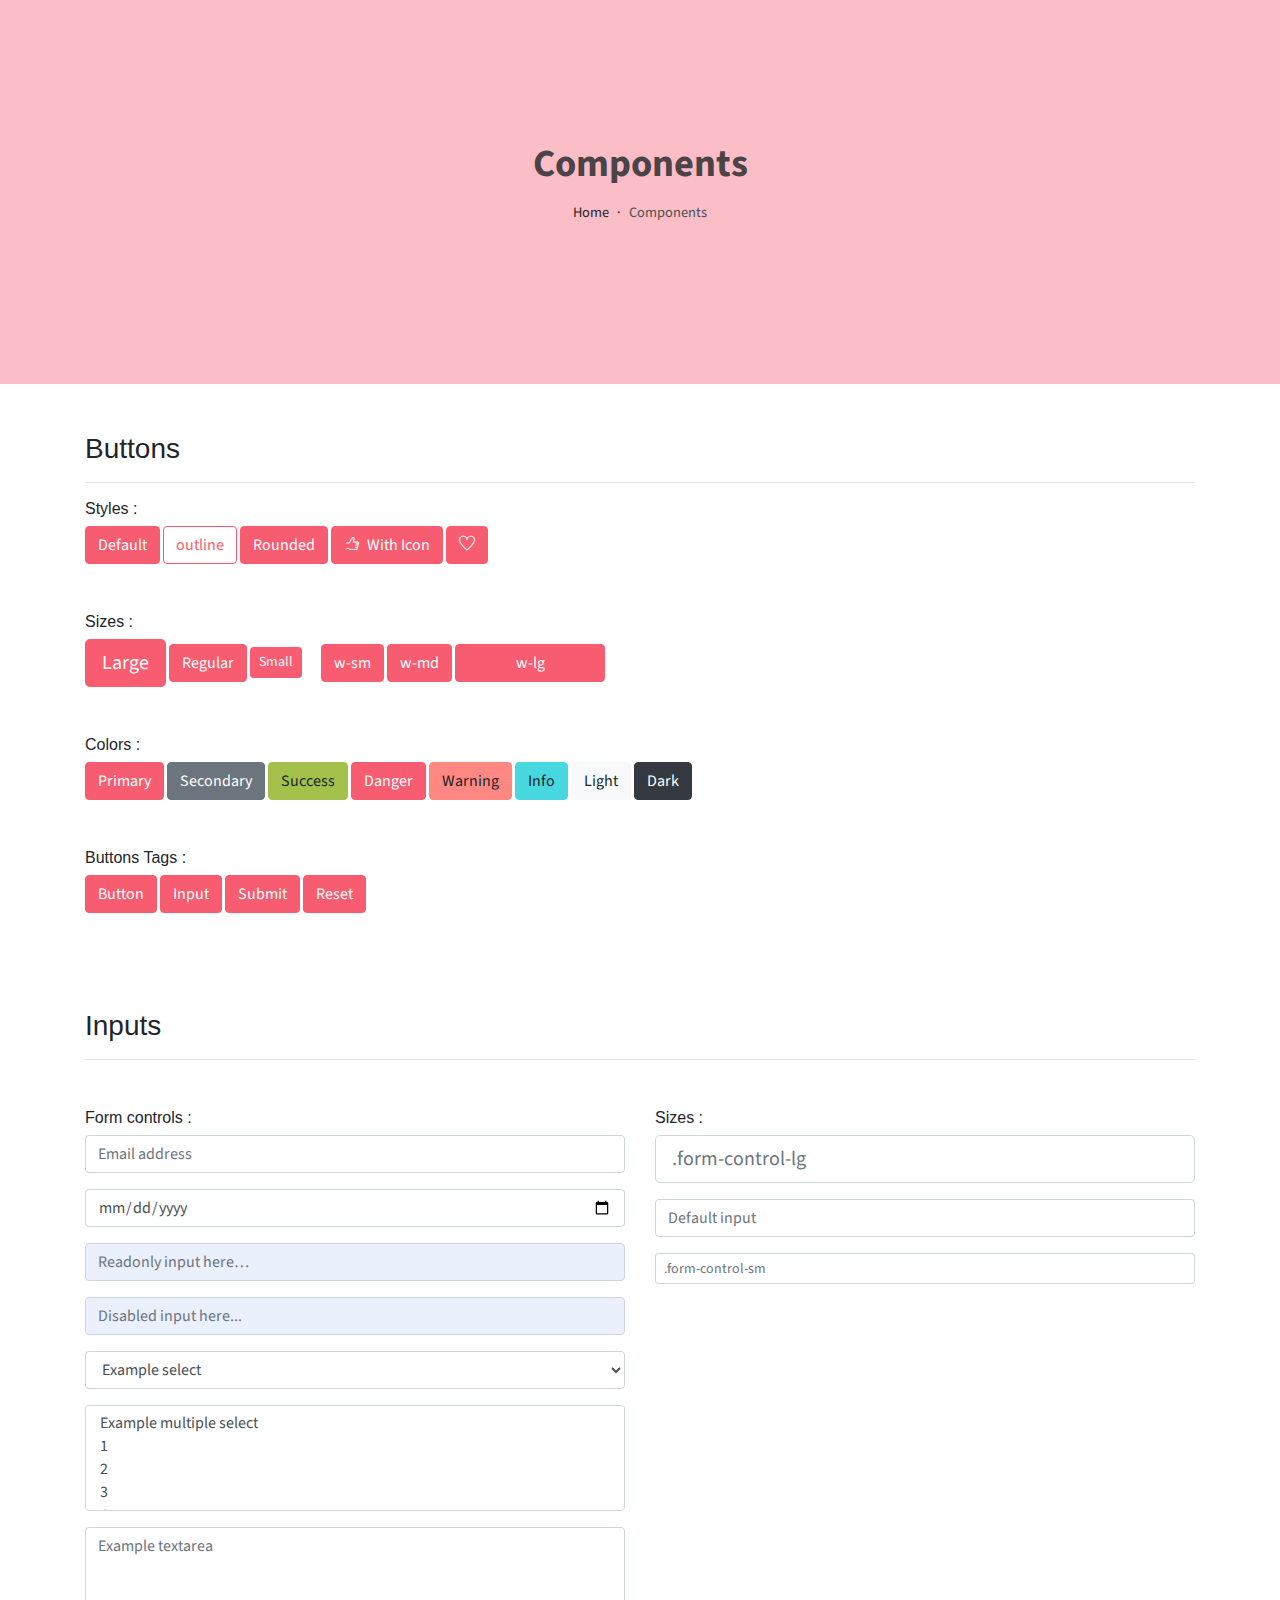
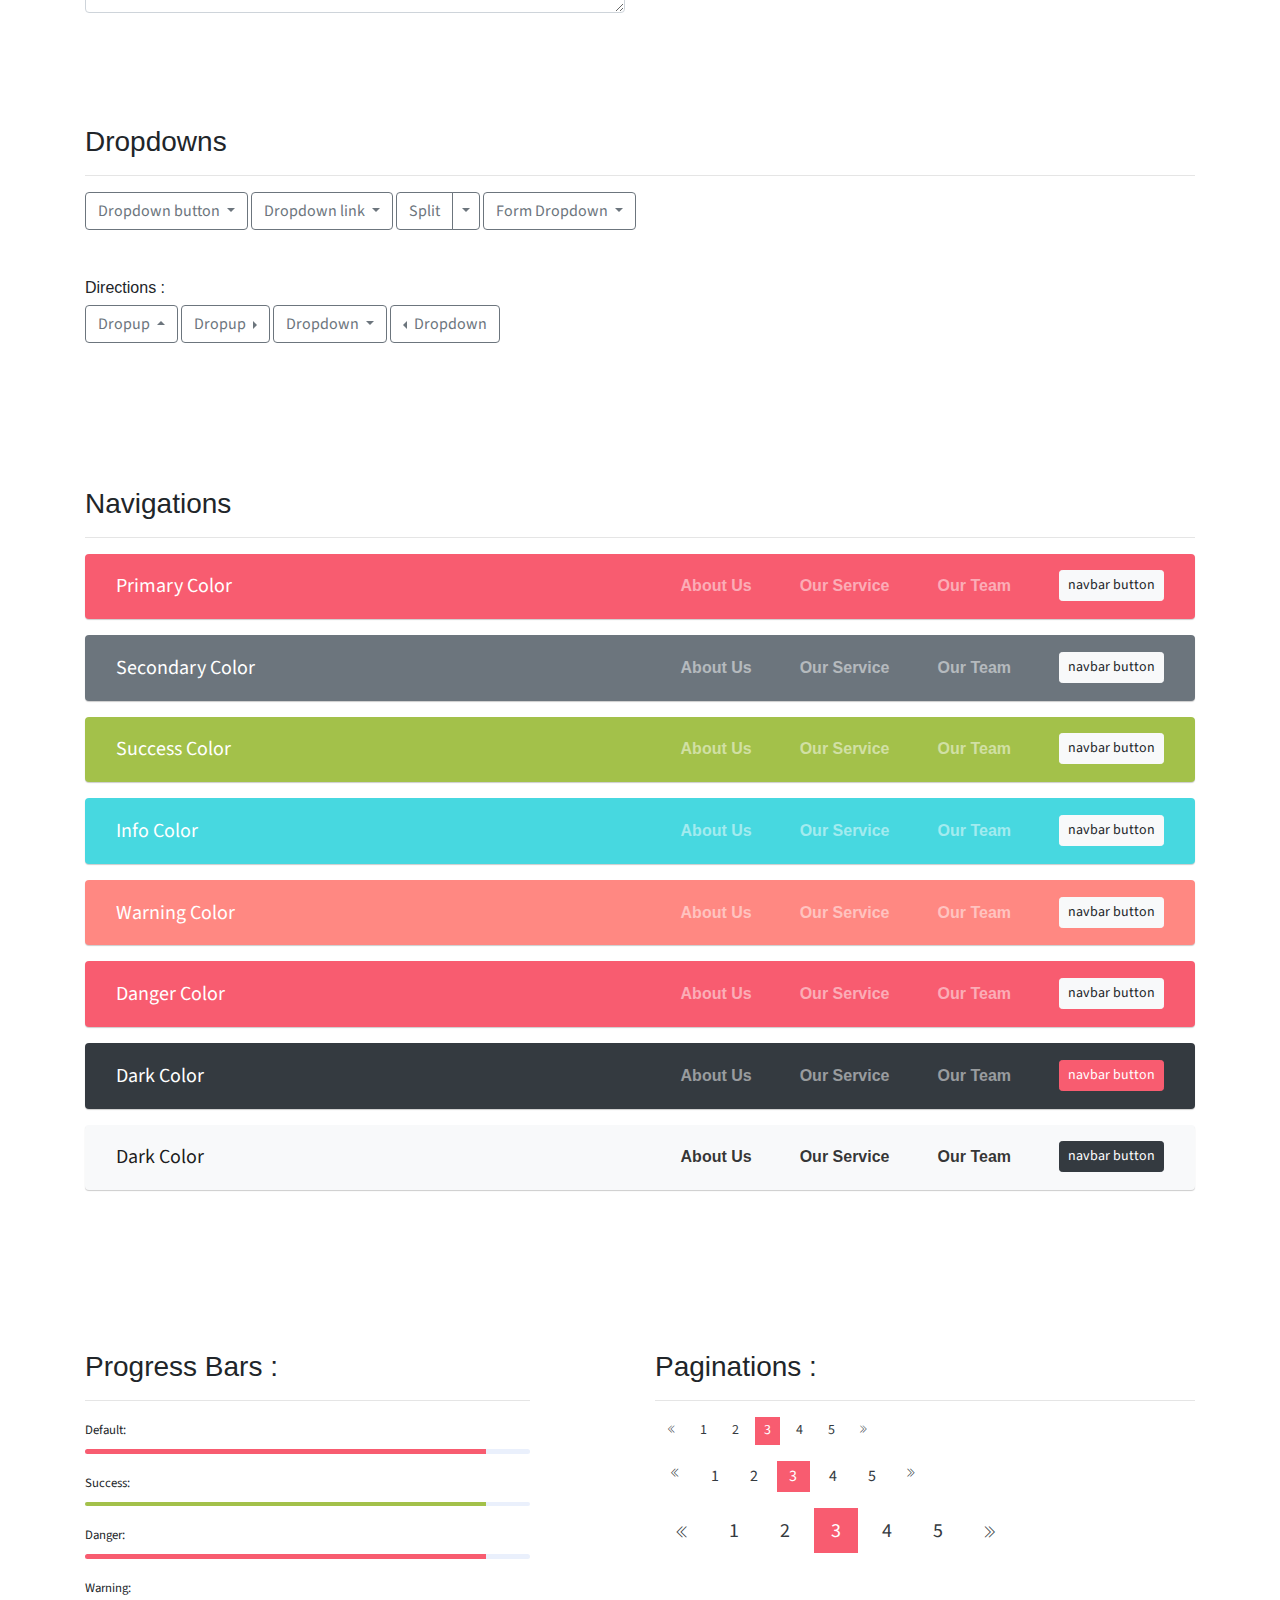
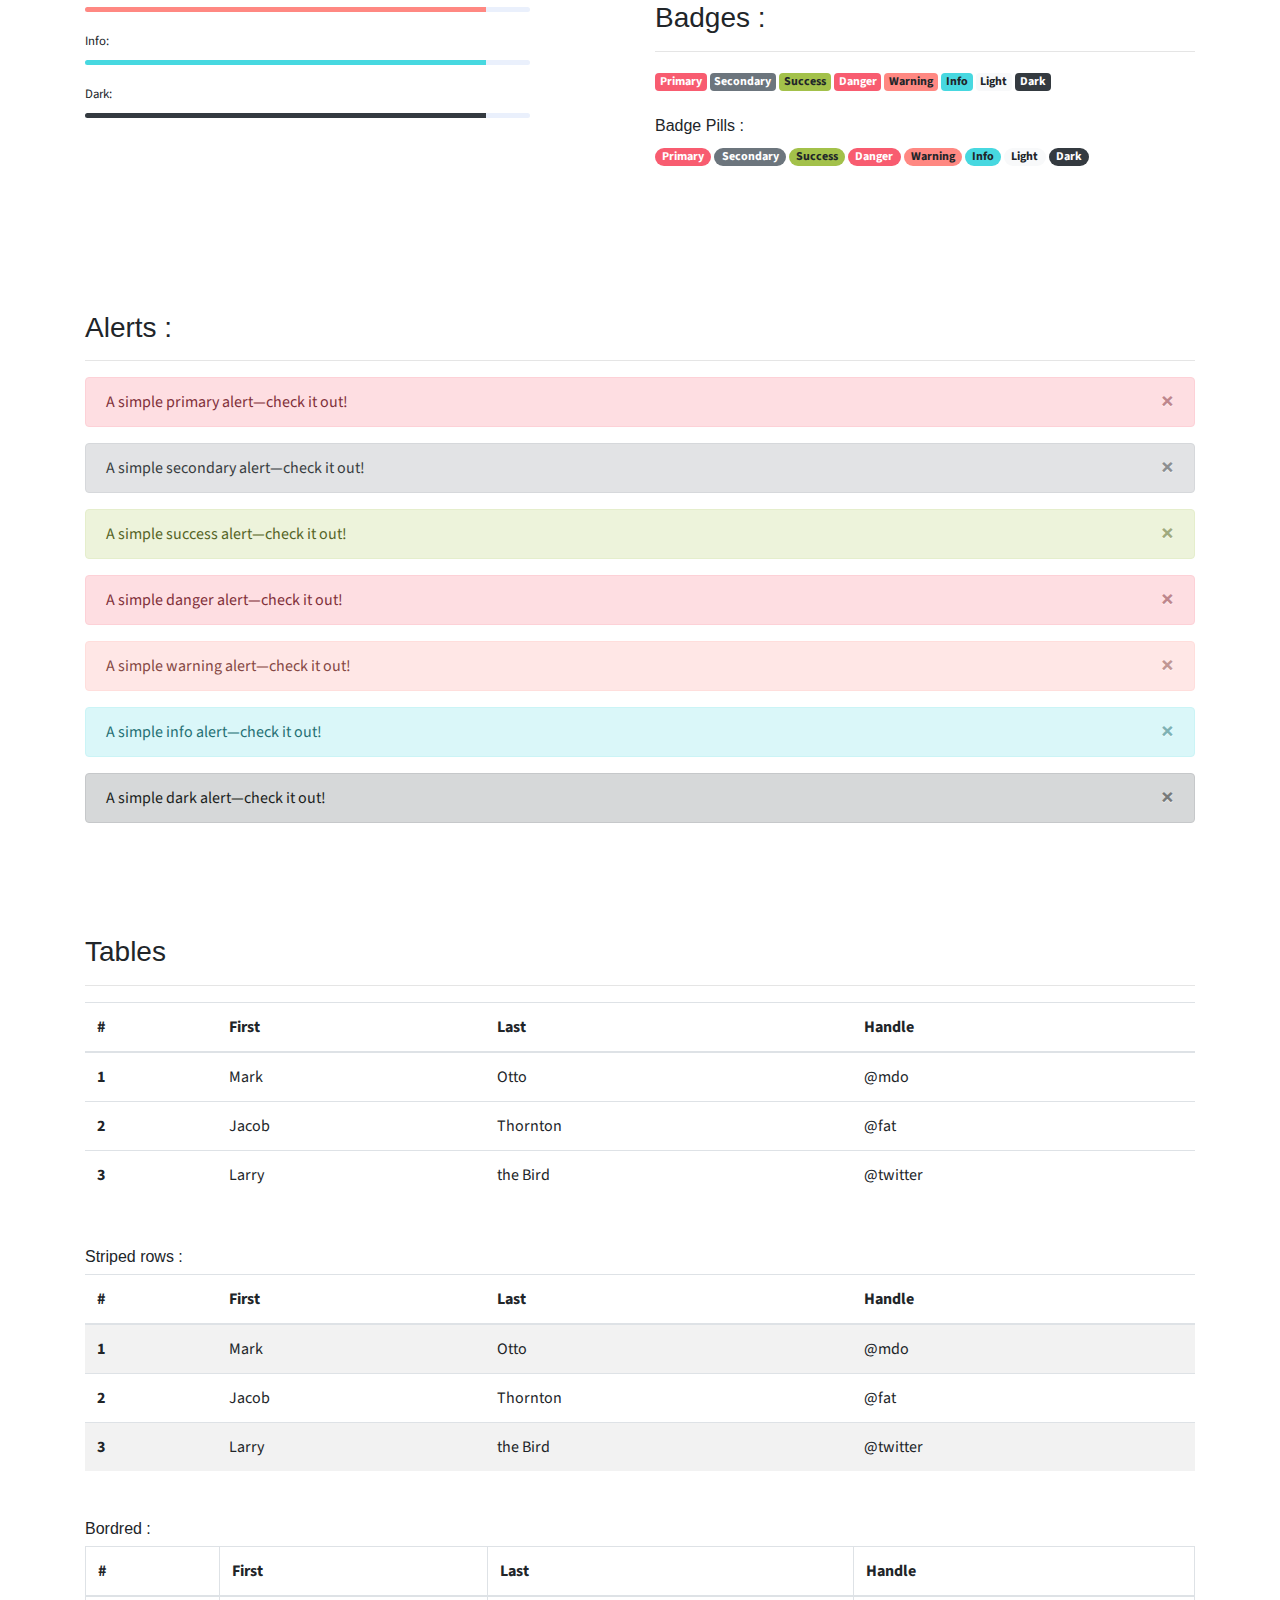
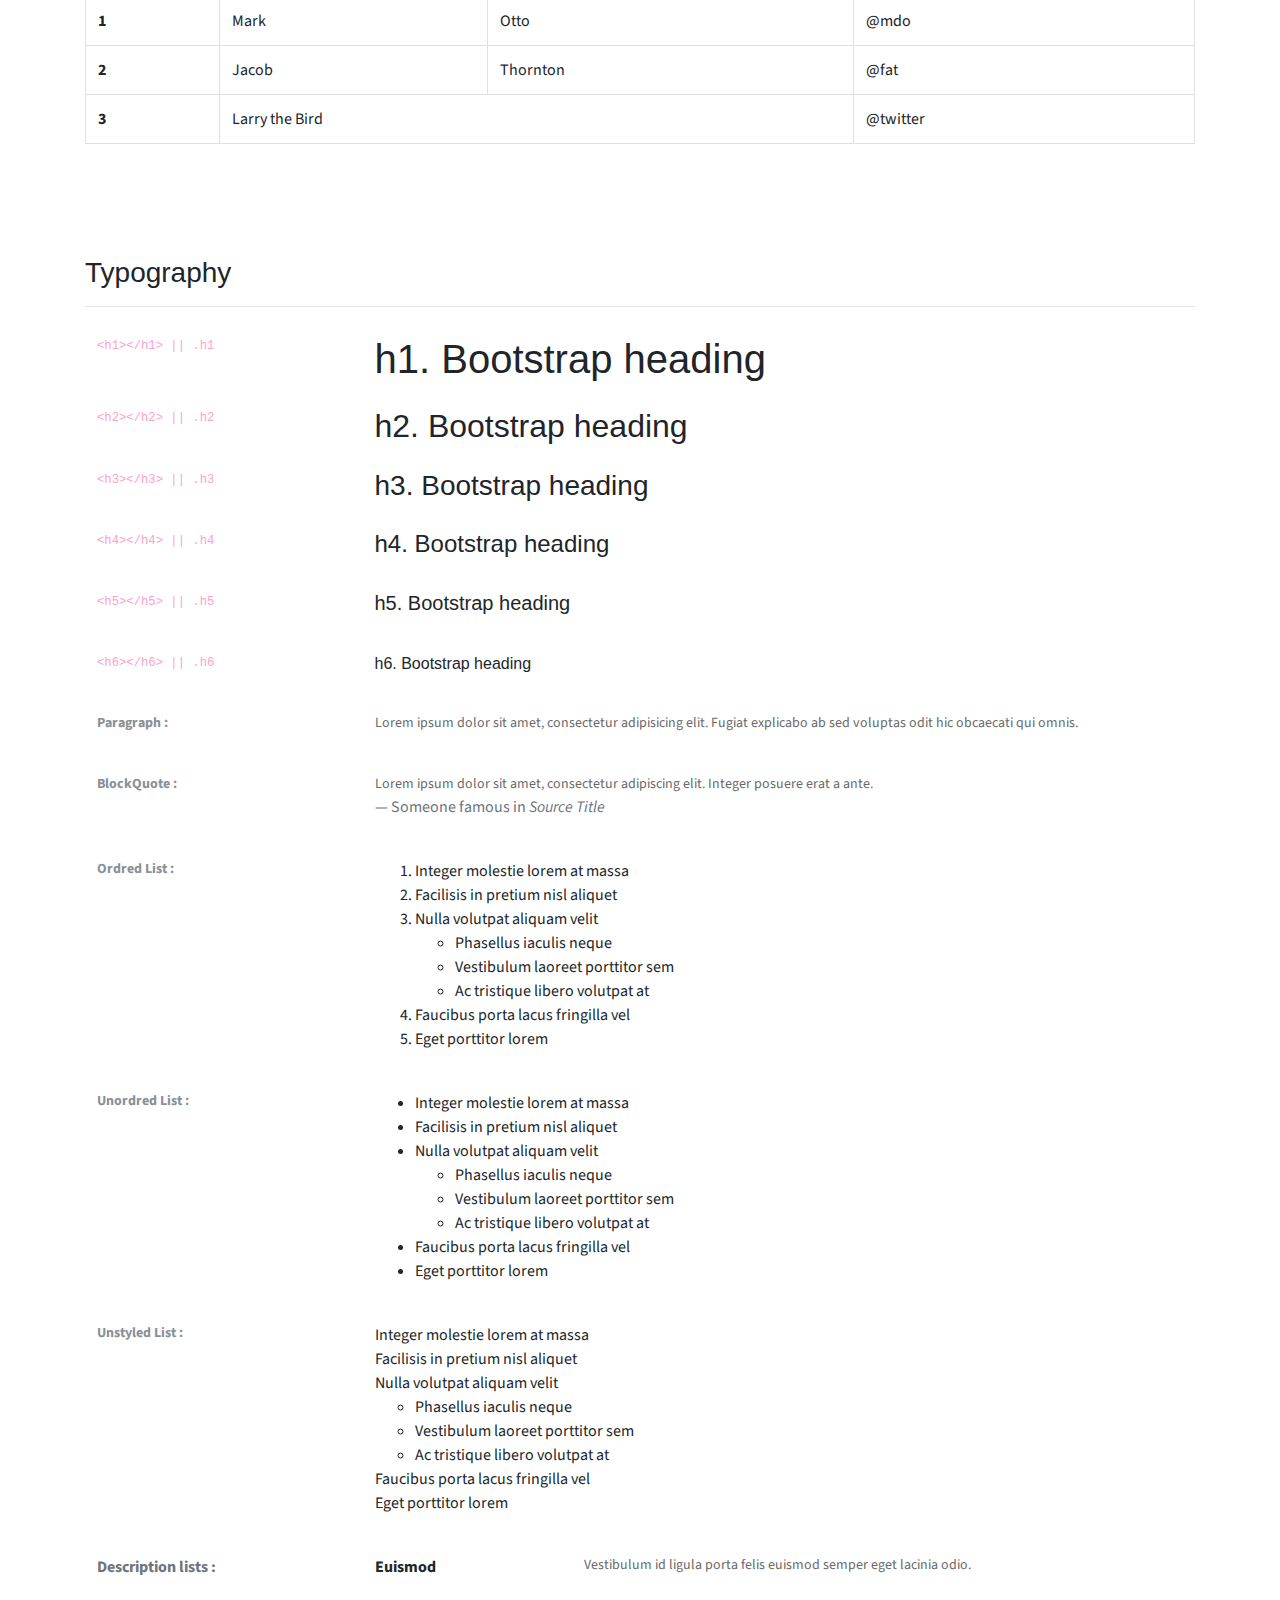
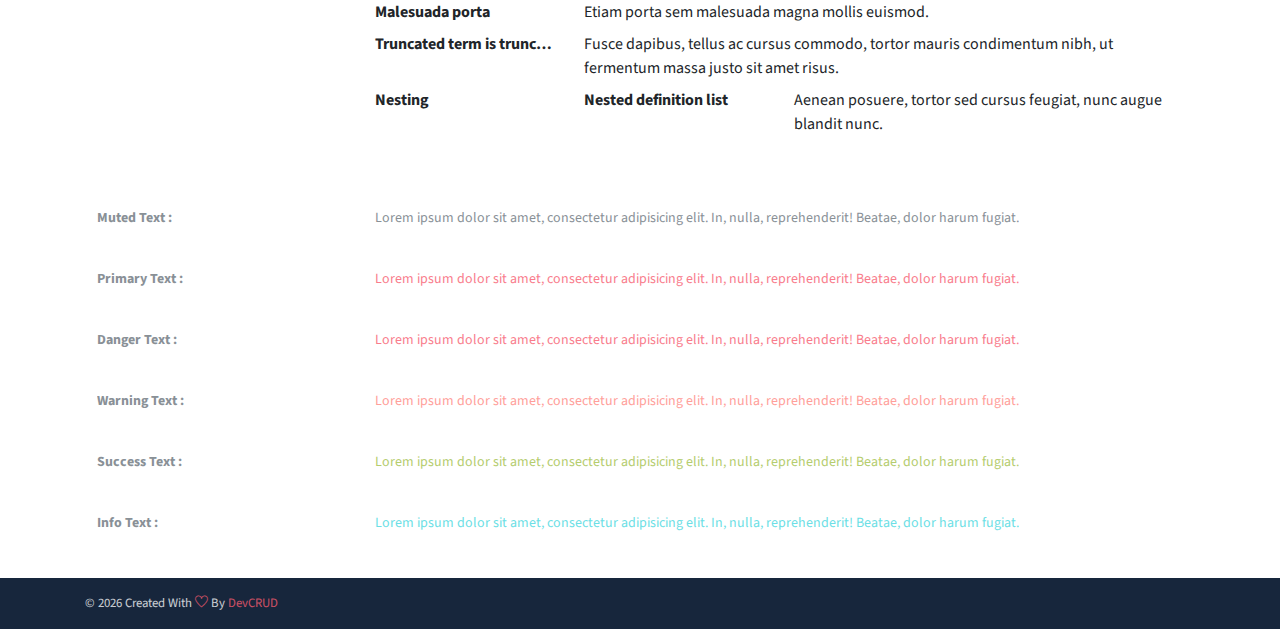
<file: components.html>
<!DOCTYPE html>
<html lang="en">
<head>
   <meta charset="utf-8">
   <meta name="viewport" content="width=device-width, initial-scale=1, shrink-to-fit=no">
   <meta name="description" content="Start your development with JohnDoe landing page.">
   <meta name="author" content="Devcrud">
   <title>JohnDoe Landing page | Components</title>
   <link rel="icon" href="assets/imgs/favicon.png" type="image/png">
   <!-- font icons -->
   <link rel="stylesheet" href="assets/vendors/themify-icons/css/themify-icons.css">
   <!-- Bootstrap + Steller  -->
   <link rel="stylesheet" href="assets/css/JohnDoe.css">
</head>
<body>

   <!-- Page Header -->
   <header class="header header-mini"> 
      <div class="header-title">Components</div> 
      <nav aria-label="breadcrumb">
         <ol class="breadcrumb">
            <li class="breadcrumb-item"><a href="/">Home</a></li>
            <li class="breadcrumb-item active" aria-current="page">Components</li>
         </ol>
      </nav>
   </header> <!-- End Of Page Header -->

   <!-- main content -->
   <div class="container">

      <!-- Buttons -->
      <h3 class="mt-5">Buttons</h3>
      <hr>
      <h6 class="section-secondary-title">Styles :</h6>
      <button class="btn btn-primary">Default</button>
      <button class="btn btn-outline-primary">outline</button>
      <button class="btn btn-primary rounded">Rounded</button>
      <button class="btn btn-primary rounded"><i class="ti-thumb-up pr-1"></i> With Icon</button>
      <button class="btn btn-primary circle"><i class="ti-heart"></i></button>

      <h6 class="section-secondary-title mt-5">Sizes :</h6>
      <button class="btn btn-primary btn-lg">Large</button>
      <button class="btn btn-primary ">Regular</button>
      <button class="btn btn-primary btn-sm">Small</button>
      <button class="btn btn-primary w-sm ml-3">w-sm</button>
      <button class="btn btn-primary w-md">w-md</button>
      <button class="btn btn-primary w-lg">w-lg</button>

      <h6 class="section-secondary-title mt-5">Colors :</h6>          
      <button type="button" class="btn btn-primary">Primary</button>
      <button type="button" class="btn btn-secondary">Secondary</button>
      <button type="button" class="btn btn-success">Success</button>
      <button type="button" class="btn btn-danger">Danger</button>
      <button type="button" class="btn btn-warning">Warning</button>
      <button type="button" class="btn btn-info">Info</button>
      <button type="button" class="btn btn-light">Light</button>
      <button type="button" class="btn btn-dark">Dark</button>

      <h6 class="section-secondary-title mt-5">Buttons Tags :</h6>
      <button class="btn btn-primary" type="submit">Button</button>
      <input class="btn btn-primary" type="button" value="Input">
      <input class="btn btn-primary" type="submit" value="Submit">
      <input class="btn btn-primary" type="reset" value="Reset">
      
      <!-- devider -->
      <div class="py-5"></div>

      <!-- Inputs -->
      <h3>Inputs</h3>
      <hr>
      <div class="row mt-5">
         <div class="col-md-6">
            <h6 class="section-secondary-title">Form controls :</h6>        
            <div class="form-group">
               <input type="email" class="form-control" id="exampleFormControlInput1" placeholder="Email address">
            </div>
            <div class="form-group">
               <input type="date" class="form-control" id="exampleFormControlInput1" placeholder="Date">
            </div>
            <div class="form-group">
               <input class="form-control" type="text" placeholder="Readonly input here…" readonly>
            </div>
            <div class="form-group">
               <input class="form-control" id="disabledInput" type="text" placeholder="Disabled input here..." disabled>
            </div>
            <div class="form-group">
               <select class="form-control" id="exampleFormControlSelect1">
                  <option>Example select</option>
                  <option>1</option>
                  <option>2</option>
                  <option>3</option>
                  <option>4</option>
                  <option>5</option>
               </select>
            </div>
            <div class="form-group">
               <select multiple class="form-control" id="exampleFormControlSelect2">
                  <option>Example multiple select</option>
                  <option>1</option>
                  <option>2</option>
                  <option>3</option>
                  <option>4</option>
                  <option>5</option>
               </select>
            </div>
            <div class="form-group">
               <textarea class="form-control" id="exampleFormControlTextarea1" rows="3" placeholder="Example textarea"></textarea>
            </div>
         </div>
         <div class="col-md-6">
            <h6 class="section-secondary-title">Sizes :</h6>    
            <div class="form-group">
               <input class="form-control form-control-lg" type="text" placeholder=".form-control-lg">             
            </div>
            <div class="form-group">
               <input class="form-control" type="text" placeholder="Default input">
            </div>
            <div class="form-group">
               <input class="form-control form-control-sm" type="text" placeholder=".form-control-sm"> 
            </div>
         </div>
      </div> <!-- end of inputs -->   

      <!-- devider -->
      <div class="py-5"></div>             

      <!-- Dropdowns -->
      <h3 class="components-section-title font-weight-normal">Dropdowns</h3>
      <hr>
      <div class="dropdown d-inline-block">
         <button class="btn btn-outline-secondary dropdown-toggle" type="button" id="dropdownMenuButton" data-toggle="dropdown" aria-haspopup="true" aria-expanded="false">
         Dropdown button
         </button>
         <div class="dropdown-menu" aria-labelledby="dropdownMenuButton">
         <a class="dropdown-item" href="#">Action</a>
         <a class="dropdown-item" href="#">Another action</a>
         <a class="dropdown-item" href="#">Something else here</a>
         </div>
      </div>
      <div class="dropdown d-inline-block">
         <a class="btn btn-outline-secondary dropdown-toggle" href="#" role="button" id="dropdownMenuLink" data-toggle="dropdown" aria-haspopup="true" aria-expanded="false">
            Dropdown link
         </a>
         <div class="dropdown-menu" aria-labelledby="dropdownMenuLink">
            <a class="dropdown-item" href="#">Action</a>
            <a class="dropdown-item" href="#">Another action</a>
            <a class="dropdown-item" href="#">Something else here</a>
         </div>
      </div>
      <div class="btn-group">
         <button type="button" class="btn btn-outline-secondary">Split</button>
         <button type="button" class="btn btn-outline-secondary dropdown-toggle dropdown-toggle-split" data-toggle="dropdown" aria-haspopup="true" aria-expanded="false">
         <span class="sr-only">Toggle Dropdown</span>
         </button>
         <div class="dropdown-menu">
            <a class="dropdown-item" href="#">Action</a>
            <a class="dropdown-item" href="#">Another action</a>
            <a class="dropdown-item" href="#">Something else here</a>
            <div class="dropdown-divider"></div>
            <a class="dropdown-item" href="#">Separated link</a>
         </div>
      </div>
      <div class="btn-group">
         <button class="btn btn-outline-secondary dropdown-toggle" type="button" id="dropdownMenuButton" data-toggle="dropdown" aria-haspopup="true" aria-expanded="false">
            Form Dropdown
         </button>
         <div class="dropdown-menu form">
            <form class="px-4 py-3">
               <div class="form-group">
                  <input type="email" class="form-control" id="exampleDropdownFormEmail1" placeholder="email@example.com">
               </div>
               <div class="form-group">
                  <input type="password" class="form-control" id="exampleDropdownFormPassword1" placeholder="Password">
               </div>
               <div class="form-check mb-3">
                  <input type="checkbox" class="form-check-input" id="dropdownCheck">
                  <label class="form-check-label" for="dropdownCheck">
                     Remember me
                  </label>
               </div>
               <button type="submit" class="btn btn-primary btn-block">Sign in</button>
            </form>
            <div class="dropdown-divider"></div>
            <a class="dropdown-item" href="#"><small>New around here? Sign up</small></a>
            <a class="dropdown-item" href="#"><small>Forgot password?</small></a>
         </div>
      </div>       
      <h6 class="section-secondary-title mt-5">Directions :</h6>  
      <div class="btn-group dropup">
         <button type="button" class="btn btn-outline-secondary dropdown-toggle" data-toggle="dropdown" aria-haspopup="true" aria-expanded="false">
            Dropup
         </button>
         <div class="dropdown-menu">
            <a class="dropdown-item" href="#">Action</a>
            <a class="dropdown-item" href="#">Another action</a>
            <a class="dropdown-item" href="#">Something else here</a>
            <div class="dropdown-divider"></div>
            <a class="dropdown-item" href="#">Separated link</a>
         </div>
      </div>
      <div class="btn-group dropright">
         <button type="button" class="btn btn-outline-secondary dropdown-toggle" data-toggle="dropdown" aria-haspopup="true" aria-expanded="false">
            Dropup
         </button>
         <div class="dropdown-menu">
            <a class="dropdown-item" href="#">Action</a>
            <a class="dropdown-item" href="#">Another action</a>
            <a class="dropdown-item" href="#">Something else here</a>
            <div class="dropdown-divider"></div>
            <a class="dropdown-item" href="#">Separated link</a>
         </div>
      </div>
      <div class="btn-group">
         <button type="button" class="btn btn-outline-secondary dropdown-toggle" data-toggle="dropdown" aria-haspopup="true" aria-expanded="false">
            Dropdown
         </button>
         <div class="dropdown-menu">
            <a class="dropdown-item" href="#">Action</a>
            <a class="dropdown-item" href="#">Another action</a>
            <a class="dropdown-item" href="#">Something else here</a>
            <div class="dropdown-divider"></div>
            <a class="dropdown-item" href="#">Separated link</a>
         </div>
      </div>
      <div class="btn-group dropleft">
         <button type="button" class="btn btn-outline-secondary dropdown-toggle" data-toggle="dropdown" aria-haspopup="true" aria-expanded="false">
            Dropdown
         </button>
         <div class="dropdown-menu">
            <a class="dropdown-item" href="#">Action</a>
            <a class="dropdown-item" href="#">Another action</a>
            <a class="dropdown-item" href="#">Something else here</a>
            <div class="dropdown-divider"></div>
            <a class="dropdown-item" href="#">Separated link</a>
         </div>
      </div> <!-- end of Dropdowns -->  

      <!-- devider -->
      <div class="py-5"></div>   

      <!-- navbars -->
      <h3 class="components-section-title font-weight-normal mt-5">Navigations</h3>
      <hr>
      <nav class="navbar navbar-expand-sm navbar-dark bg-primary rounded shadow mb-3">
         <div class="container">
            <a class="navbar-brand" href="#">Primary Color</a>
            <button class="navbar-toggler ml-auto" type="button" data-toggle="collapse" data-target="#navbarSupportedContent" aria-controls="navbarSupportedContent" aria-expanded="false" aria-label="Toggle navigation">
            <span class="navbar-toggler-icon"></span>
            </button>
            <div class="collapse navbar-collapse" id="navbarSupportedContent">
               <ul class="navbar-nav ml-auto"> 
                  <li class="nav-item">
                     <a class="nav-link" href="#about">About Us</a>
                  </li>
                  <li class="nav-item">
                     <a class="nav-link" href="#service">Our Service</a>
                  </li>
                  <li class="nav-item">
                     <a class="nav-link" href="#team">Our Team</a>
                  </li>
                  <li class="nav-item">
                     <a href="#book-table" class="ml-4 mt-1 btn btn-light btn-sm">navbar button</a>
                  </li>
               </ul>                       
            </div>
         </div>
      </nav>
      <nav class="navbar navbar-expand-sm navbar-dark bg-secondary rounded shadow mb-3">
         <div class="container">
            <a class="navbar-brand" href="#">Secondary Color</a>
            <button class="navbar-toggler ml-auto" type="button" data-toggle="collapse" data-target="#navbarSupportedContent" aria-controls="navbarSupportedContent" aria-expanded="false" aria-label="Toggle navigation">
            <span class="navbar-toggler-icon"></span>
            </button>
            <div class="collapse navbar-collapse" id="navbarSupportedContent">
               <ul class="navbar-nav ml-auto"> 
                  <li class="nav-item">
                     <a class="nav-link" href="#about">About Us</a>
                  </li>
                  <li class="nav-item">
                     <a class="nav-link" href="#service">Our Service</a>
                  </li>
                  <li class="nav-item">
                     <a class="nav-link" href="#team">Our Team</a>
                  </li>
                  <li class="nav-item">
                     <a href="#book-table" class="ml-4 mt-1 btn btn-light btn-sm">navbar button</a>
                  </li>
               </ul>                       
            </div>
         </div>
      </nav>
      <nav class="navbar navbar-expand-sm navbar-dark bg-success rounded shadow mb-3">
         <div class="container">
            <a class="navbar-brand" href="#">Success Color</a>
            <button class="navbar-toggler ml-auto" type="button" data-toggle="collapse" data-target="#navbarSupportedContent" aria-controls="navbarSupportedContent" aria-expanded="false" aria-label="Toggle navigation">
            <span class="navbar-toggler-icon"></span>
            </button>
            <div class="collapse navbar-collapse" id="navbarSupportedContent">
               <ul class="navbar-nav ml-auto"> 
                  <li class="nav-item">
                     <a class="nav-link" href="#about">About Us</a>
                  </li>
                  <li class="nav-item">
                     <a class="nav-link" href="#service">Our Service</a>
                  </li>
                  <li class="nav-item">
                     <a class="nav-link" href="#team">Our Team</a>
                  </li>
                  <li class="nav-item">
                     <a href="#book-table" class="ml-4 mt-1 btn btn-light btn-sm">navbar button</a>
                  </li>
               </ul>                       
            </div>
         </div>
      </nav>
      <nav class="navbar navbar-expand-sm navbar-dark bg-info rounded shadow mb-3">
         <div class="container">
            <a class="navbar-brand" href="#">Info Color</a>
            <button class="navbar-toggler ml-auto" type="button" data-toggle="collapse" data-target="#navbarSupportedContent" aria-controls="navbarSupportedContent" aria-expanded="false" aria-label="Toggle navigation">
            <span class="navbar-toggler-icon"></span>
            </button>
            <div class="collapse navbar-collapse" id="navbarSupportedContent">
               <ul class="navbar-nav ml-auto"> 
                  <li class="nav-item">
                     <a class="nav-link" href="#about">About Us</a>
                  </li>
                  <li class="nav-item">
                     <a class="nav-link" href="#service">Our Service</a>
                  </li>
                  <li class="nav-item">
                     <a class="nav-link" href="#team">Our Team</a>
                  </li>
                  <li class="nav-item">
                     <a href="#book-table" class="ml-4 mt-1 btn btn-light btn-sm">navbar button</a>
                  </li>
               </ul>                       
            </div>
         </div>
      </nav>
      <nav class="navbar navbar-expand-sm navbar-dark bg-warning rounded shadow mb-3">
         <div class="container">
            <a class="navbar-brand" href="#">Warning Color</a>
            <button class="navbar-toggler ml-auto" type="button" data-toggle="collapse" data-target="#navbarSupportedContent" aria-controls="navbarSupportedContent" aria-expanded="false" aria-label="Toggle navigation">
            <span class="navbar-toggler-icon"></span>
            </button>
            <div class="collapse navbar-collapse" id="navbarSupportedContent">
               <ul class="navbar-nav ml-auto"> 
                  <li class="nav-item">
                     <a class="nav-link" href="#about">About Us</a>
                  </li>
                  <li class="nav-item">
                     <a class="nav-link" href="#service">Our Service</a>
                  </li>
                  <li class="nav-item">
                     <a class="nav-link" href="#team">Our Team</a>
                  </li>
                  <li class="nav-item">
                     <a href="#book-table" class="ml-4 mt-1 btn btn-light btn-sm">navbar button</a>
                  </li>
               </ul>                       
            </div>
         </div>
      </nav>
      <nav class="navbar navbar-expand-sm navbar-dark bg-danger rounded shadow mb-3">
         <div class="container">
            <a class="navbar-brand" href="#">Danger Color</a>
            <button class="navbar-toggler ml-auto" type="button" data-toggle="collapse" data-target="#navbarSupportedContent" aria-controls="navbarSupportedContent" aria-expanded="false" aria-label="Toggle navigation">
            <span class="navbar-toggler-icon"></span>
            </button>
            <div class="collapse navbar-collapse" id="navbarSupportedContent">
               <ul class="navbar-nav ml-auto"> 
                  <li class="nav-item">
                     <a class="nav-link" href="#about">About Us</a>
                  </li>
                  <li class="nav-item">
                     <a class="nav-link" href="#service">Our Service</a>
                  </li>
                  <li class="nav-item">
                     <a class="nav-link" href="#team">Our Team</a>
                  </li>
                  <li class="nav-item">
                     <a href="#book-table" class="ml-4 mt-1 btn btn-light btn-sm">navbar button</a>
                  </li>
               </ul>                       
            </div>
         </div>
      </nav>
      <nav class="navbar navbar-expand-sm navbar-dark bg-dark rounded shadow mb-3">
         <div class="container">
            <a class="navbar-brand" href="#">Dark Color</a>
            <button class="navbar-toggler ml-auto" type="button" data-toggle="collapse" data-target="#navbarSupportedContent" aria-controls="navbarSupportedContent" aria-expanded="false" aria-label="Toggle navigation">
            <span class="navbar-toggler-icon"></span>
            </button>
            <div class="collapse navbar-collapse" id="navbarSupportedContent">
               <ul class="navbar-nav ml-auto"> 
                  <li class="nav-item">
                     <a class="nav-link" href="#about">About Us</a>
                  </li>
                  <li class="nav-item">
                     <a class="nav-link" href="#service">Our Service</a>
                  </li>
                  <li class="nav-item">
                     <a class="nav-link" href="#team">Our Team</a>
                  </li>
                  <li class="nav-item">
                     <a href="#book-table" class="ml-4 mt-1 btn btn-primary btn-sm">navbar button</a>
                  </li>
               </ul>                       
            </div>
         </div>
      </nav>
      <nav class="navbar navbar-expand-sm navbar-light bg-light rounded shadow mb-3">
         <div class="container">
            <a class="navbar-brand" href="#">Dark Color</a>
            <button class="navbar-toggler ml-auto" type="button" data-toggle="collapse" data-target="#navbarSupportedContent" aria-controls="navbarSupportedContent" aria-expanded="false" aria-label="Toggle navigation">
            <span class="navbar-toggler-icon"></span>
            </button>
            <div class="collapse navbar-collapse" id="navbarSupportedContent">
               <ul class="navbar-nav ml-auto"> 
                  <li class="nav-item">
                     <a class="nav-link" href="#about">About Us</a>
                  </li>
                  <li class="nav-item">
                     <a class="nav-link" href="#service">Our Service</a>
                  </li>
                  <li class="nav-item">
                     <a class="nav-link" href="#team">Our Team</a>
                  </li>
                  <li class="nav-item">
                     <a href="#book-table" class="ml-4 mt-1 btn btn-dark btn-sm">navbar button</a>
                  </li>
               </ul>                       
            </div>
         </div>
      </nav>
      <!-- End of navbars -->

      <!-- devider -->
      <div class="py-5"></div>   
      
      <!-- progress bars -->
      <div class="row justify-content-between">
         <div class="col-md-5">
            <h3 class="components-section-title font-weight-normal mt-5">Progress Bars :</h3>
            <hr>
            <small>Default: </small>
            <div class="progress mt-2 mb-3">
               <div class="progress-bar" role="progressbar" style="width: 90%" aria-valuenow="25" aria-valuemin="0" aria-valuemax="100"></div>
            </div>
            <small>Success:</small>
            <div class="progress mt-2 mb-3">
               <div class="progress-bar bg-success" role="progressbar" style="width: 90%" aria-valuenow="25" aria-valuemin="0" aria-valuemax="100"></div>
            </div>
            <small>Danger:</small>
            <div class="progress mt-2 mb-3">
               <div class="progress-bar bg-danger" role="progressbar" style="width: 90%" aria-valuenow="25" aria-valuemin="0" aria-valuemax="100"></div>
            </div>
            <small>Warning:</small>
            <div class="progress mt-2 mb-3">
               <div class="progress-bar bg-warning" role="progressbar" style="width: 90%" aria-valuenow="25" aria-valuemin="0" aria-valuemax="100"></div>
            </div>
            <small>Info:</small>
            <div class="progress mt-2 mb-3">
               <div class="progress-bar bg-info" role="progressbar" style="width: 90%" aria-valuenow="25" aria-valuemin="0" aria-valuemax="100"></div>
            </div>
            <small>Dark:</small>
            <div class="progress mt-2 mb-3">
               <div class="progress-bar bg-dark" role="progressbar" style="width: 90%" aria-valuenow="25" aria-valuemin="0" aria-valuemax="100"></div>
            </div>
         </div>
         <div class="col-md-6">
            <h3 class="components-section-title font-weight-normal mt-5">Paginations :</h3>
            <hr>
            <nav aria-label="Page navigation example">
               <ul class="pagination pagination-sm">
                  <li class="page-item"><a class="page-link" href="#"><i class="ti-angle-double-left"></i></a></li>
                  <li class="page-item"><a class="page-link" href="#">1</a></li>
                  <li class="page-item"><a class="page-link" href="#">2</a></li>
                  <li class="page-item active"><a class="page-link" href="#">3</a></li>
                  <li class="page-item"><a class="page-link" href="#">4</a></li>
                  <li class="page-item"><a class="page-link" href="#">5</a></li>
                  <li class="page-item"><a class="page-link" href="#"><i class="ti-angle-double-right"></i></a></li>
               </ul>
            </nav>
            <nav aria-label="Page navigation example">
               <ul class="pagination">
               <li class="page-item"><a class="page-link" href="#"><i class="ti-angle-double-left"></i></a></li>
                  <li class="page-item"><a class="page-link" href="#">1</a></li>
                  <li class="page-item"><a class="page-link" href="#">2</a></li>
                  <li class="page-item active"><a class="page-link" href="#">3</a></li>
                  <li class="page-item"><a class="page-link" href="#">4</a></li>
                  <li class="page-item"><a class="page-link" href="#">5</a></li>
                  <li class="page-item"><a class="page-link" href="#"><i class="ti-angle-double-right"></i></a></li>
               </ul>
            </nav>
            <nav aria-label="Page navigation example">
               <ul class="pagination pagination-lg">
                  <li class="page-item"><a class="page-link" href="#"><i class="ti-angle-double-left"></i></a></li>
                  <li class="page-item"><a class="page-link" href="#">1</a></li>
                  <li class="page-item"><a class="page-link" href="#">2</a></li>
                  <li class="page-item active"><a class="page-link" href="#">3</a></li>
                  <li class="page-item"><a class="page-link" href="#">4</a></li>
                  <li class="page-item"><a class="page-link" href="#">5</a></li>
                  <li class="page-item"><a class="page-link" href="#"><i class="ti-angle-double-right"></i></a></li>
               </ul>
            </nav>

            <!-- Badges -->
            <h3 class="components-section-title font-weight-normal mt-5">Badges :</h3>
            <hr>
            <span class="badge badge-primary">Primary</span>
            <span class="badge badge-secondary">Secondary</span>
            <span class="badge badge-success">Success</span>
            <span class="badge badge-danger">Danger</span>
            <span class="badge badge-warning">Warning</span>
            <span class="badge badge-info">Info</span>
            <span class="badge badge-light">Light</span>
            <span class="badge badge-dark">Dark</span>
            <h6 class="section-secondary-title mt-4 mb-2">Badge Pills :</h6>
            <span class="badge badge-pill badge-primary">Primary</span>
            <span class="badge badge-pill badge-secondary">Secondary</span>
            <span class="badge badge-pill badge-success">Success</span>
            <span class="badge badge-pill badge-danger">Danger</span>
            <span class="badge badge-pill badge-warning">Warning</span>
            <span class="badge badge-pill badge-info">Info</span>
            <span class="badge badge-pill badge-light">Light</span>
            <span class="badge badge-pill badge-dark">Dark</span>
         </div>
      </div> <!-- End of Progress bars -->

      <!-- devider -->
      <div class="py-5"></div>  

      <!-- Alerts -->
      <h3 class="components-section-title font-weight-normal mt-5">Alerts :</h3>
      <hr>
      <div class="alert alert-primary alert-dismissible fade show" role="alert">
         A simple primary alert—check it out!
         <button type="button" class="close" data-dismiss="alert" aria-label="Close">
            <span aria-hidden="true">&times;</span>
         </button>
      </div>
      <div class="alert alert-secondary alert-dismissible fade show" role="alert">
         A simple secondary alert—check it out!
         <button type="button" class="close" data-dismiss="alert" aria-label="Close">
            <span aria-hidden="true">&times;</span>
         </button>
      </div>
      <div class="alert alert-success alert-dismissible fade show" role="alert">
         A simple success alert—check it out!
         <button type="button" class="close" data-dismiss="alert" aria-label="Close">
            <span aria-hidden="true">&times;</span>
         </button>
      </div>
      <div class="alert alert-danger alert-dismissible fade show" role="alert">
         A simple danger alert—check it out!
         <button type="button" class="close" data-dismiss="alert" aria-label="Close">
            <span aria-hidden="true">&times;</span>
         </button>
      </div>
      <div class="alert alert-warning alert-dismissible fade show" role="alert">
         A simple warning alert—check it out!
         <button type="button" class="close" data-dismiss="alert" aria-label="Close">
            <span aria-hidden="true">&times;</span>
         </button>
      </div>
      <div class="alert alert-info alert-dismissible fade show" role="alert">
         A simple info alert—check it out!
         <button type="button" class="close" data-dismiss="alert" aria-label="Close">
            <span aria-hidden="true">&times;</span>
         </button>
      </div>
      <div class="alert alert-dark alert-dismissible fade show" role="alert">
         A simple dark alert—check it out!
         <button type="button" class="close" data-dismiss="alert" aria-label="Close">
            <span aria-hidden="true">&times;</span>
         </button>
      </div>
      <!-- end of alerts -->

      <!-- devider -->
      <div class="py-5"></div> 
   
      <!-- tables -->
      <h3 class="components-section-title">Tables</h3>
      <hr>
      <table class="table">
         <thead>
            <tr>
               <th scope="col">#</th>
               <th scope="col">First</th>
               <th scope="col">Last</th>
               <th scope="col">Handle</th>
            </tr>
         </thead>
         <tbody>
            <tr>
               <th scope="row">1</th>
               <td>Mark</td>
               <td>Otto</td>
               <td>@mdo</td>
            </tr>
            <tr>
               <th scope="row">2</th>
               <td>Jacob</td>
               <td>Thornton</td>
               <td>@fat</td>
            </tr>
            <tr>
               <th scope="row">3</th>
               <td>Larry</td>
               <td>the Bird</td>
               <td>@twitter</td>
            </tr>
         </tbody>
      </table>

      <h6 class="section-secondary-title mt-5">Striped rows :</h6>
      <table class="table table-striped">
         <thead>
            <tr>
               <th scope="col">#</th>
               <th scope="col">First</th>
               <th scope="col">Last</th>
               <th scope="col">Handle</th>
            </tr>
         </thead>
         <tbody>
            <tr>
               <th scope="row">1</th>
               <td>Mark</td>
               <td>Otto</td>
               <td>@mdo</td>
            </tr>
            <tr>
               <th scope="row">2</th>
               <td>Jacob</td>
               <td>Thornton</td>
               <td>@fat</td>
            </tr>
            <tr>
               <th scope="row">3</th>
               <td>Larry</td>
               <td>the Bird</td>
               <td>@twitter</td>
            </tr>
         </tbody>
      </table>

      <h6 class="section-secondary-title mt-5">Bordred :</h6>
      <table class="table table-bordered">
         <thead>
            <tr>
               <th scope="col">#</th>
               <th scope="col">First</th>
               <th scope="col">Last</th>
               <th scope="col">Handle</th>
            </tr>
         </thead>
         <tbody>
            <tr>
               <th scope="row">1</th>
               <td>Mark</td>
               <td>Otto</td>
               <td>@mdo</td>
            </tr>
            <tr>
               <th scope="row">2</th>
               <td>Jacob</td>
               <td>Thornton</td>
               <td>@fat</td>
            </tr>
            <tr>
               <th scope="row">3</th>
               <td colspan="2">Larry the Bird</td>
               <td>@twitter</td>
            </tr>
         </tbody>
      </table>
      <!-- end of tables -->

      <!-- devider -->
      <div class="py-5"></div> 

      <!-- typography -->
      <h3 class="components-section-title">Typography</h3>
      <hr>
     
      <table class="table table-borderless v-align-center">
         <tbody>
            <tr>
               <td>
                  <p><code class="highlighter-rouge">&lt;h1&gt;&lt;/h1&gt; || .h1</code></p>
               </td>
               <td class="w-75"><span class="h1">h1. Bootstrap heading</span></td>
            </tr>
            <tr>
               <td>
                  <p><code class="highlighter-rouge">&lt;h2&gt;&lt;/h2&gt; || .h2</code></p>
               </td>
               <td><span class="h2">h2. Bootstrap heading</span></td>
            </tr>
            <tr>
               <td>
                  <p><code class="highlighter-rouge">&lt;h3&gt;&lt;/h3&gt; || .h3</code></p>
               </td>
               <td><span class="h3">h3. Bootstrap heading</span></td>
            </tr>
            <tr>
               <td>
                  <p><code class="highlighter-rouge">&lt;h4&gt;&lt;/h4&gt; || .h4</code></p>
               </td>
               <td><span class="h4">h4. Bootstrap heading</span></td>
            </tr>
            <tr>
               <td>
                  <p><code class="highlighter-rouge">&lt;h5&gt;&lt;/h5&gt; || .h5</code></p>
               </td>
               <td><span class="h5">h5. Bootstrap heading</span></td>
            </tr>
            <tr>
               <td>
                  <p><code class="highlighter-rouge">&lt;h6&gt;&lt;/h6&gt; || .h6</code></p>
               </td>
               <td><span class="h6">h6. Bootstrap heading</span></td>
            </tr>
            <tr>
               <td>
                  <p class="font-weight-bold text-muted">Paragraph :</p>
               </td>
               <td><p>Lorem ipsum dolor sit amet, consectetur adipisicing elit. Fugiat explicabo ab sed voluptas odit hic obcaecati qui omnis.</p></td>
            </tr>
            <tr>
               <td>
                  <p class="font-weight-bold text-muted">BlockQuote :</p>
               </td>
               <td>
                  <blockquote class="blockquote">
                     <p class="mb-0">Lorem ipsum dolor sit amet, consectetur adipiscing elit. Integer posuere erat a ante.</p>
                     <footer class="blockquote-footer">Someone famous in <cite title="Source Title">Source Title</cite></footer>
                  </blockquote>
               </td>
            </tr>

            
            <tr>
               <td><p class="font-weight-bold text-muted">Ordred List :</p></td>
               <td>
                  <ol>
                     <li>Integer molestie lorem at massa</li>
                     <li>Facilisis in pretium nisl aliquet</li>
                     <li>Nulla volutpat aliquam velit
                        <ul>
                           <li>Phasellus iaculis neque</li>
                           <li>Vestibulum laoreet porttitor sem</li>
                           <li>Ac tristique libero volutpat at</li>
                        </ul>
                     </li>
                     <li>Faucibus porta lacus fringilla vel</li>
                     <li>Eget porttitor lorem</li>
                  </ol>
               </td>
            </tr>
            <tr>
               <td><p class="font-weight-bold text-muted">Unordred List :</p></td>
               <td>
                  <ul >
                     <li>Integer molestie lorem at massa</li>
                     <li>Facilisis in pretium nisl aliquet</li>
                     <li>Nulla volutpat aliquam velit
                        <ul>
                           <li>Phasellus iaculis neque</li>
                           <li>Vestibulum laoreet porttitor sem</li>
                           <li>Ac tristique libero volutpat at</li>
                        </ul>
                     </li>
                     <li>Faucibus porta lacus fringilla vel</li>
                     <li>Eget porttitor lorem</li>
                  </ul>
               </td>
            </tr>
            <tr>
               <td><p class="font-weight-bold text-muted">Unstyled List :</p></td>
               <td>
                  <ul class="list-unstyled">
                     <li>Integer molestie lorem at massa</li>
                     <li>Facilisis in pretium nisl aliquet</li>
                     <li>Nulla volutpat aliquam velit
                        <ul>
                           <li>Phasellus iaculis neque</li>
                           <li>Vestibulum laoreet porttitor sem</li>
                           <li>Ac tristique libero volutpat at</li>
                        </ul>
                     </li>
                     <li>Faucibus porta lacus fringilla vel</li>
                     <li>Eget porttitor lorem</li>
                  </ul>
               </td>
            </tr>
            <tr>
               <td class="font-weight-bold text-muted">Description lists : </td>
               <td>
                  <dl class="row">
                     <dt class="col-sm-3">Euismod</dt>
                     <dd class="col-sm-9">
                        <p>Vestibulum id ligula porta felis euismod semper eget lacinia odio.</p>
                     </dd>

                     <dt class="col-sm-3">Malesuada porta</dt>
                     <dd class="col-sm-9">Etiam porta sem malesuada magna mollis euismod.</dd>

                     <dt class="col-sm-3 text-truncate">Truncated term is truncated</dt>
                     <dd class="col-sm-9">Fusce dapibus, tellus ac cursus commodo, tortor mauris condimentum nibh, ut fermentum massa justo sit amet risus.</dd>

                     <dt class="col-sm-3">Nesting</dt>
                     <dd class="col-sm-9">
                        <dl class="row">
                           <dt class="col-sm-4">Nested definition list</dt>
                           <dd class="col-sm-8">Aenean posuere, tortor sed cursus feugiat, nunc augue blandit nunc.</dd>
                        </dl>
                     </dd>
                  </dl>
               </td>
            </tr>
            <tr>
               <td>
                  <p class="font-weight-bold text-muted">Muted Text :</p>
               </td>
               <td>
                  <p class="text-muted">Lorem ipsum dolor sit amet, consectetur adipisicing elit. In, nulla, reprehenderit! Beatae, dolor harum fugiat.</p>
               </td>
            </tr>
            <tr>
               <td>
                  <p class="font-weight-bold text-muted">Primary Text :</p>
               </td>
               <td>
                  <p class="text-primary">Lorem ipsum dolor sit amet, consectetur adipisicing elit. In, nulla, reprehenderit! Beatae, dolor harum fugiat.</p>
               </td>
            </tr>
            <tr>
               <td>
                  <p class="font-weight-bold text-muted">Danger Text :</p>
               </td>
               <td>
                  <p class="text-danger">Lorem ipsum dolor sit amet, consectetur adipisicing elit. In, nulla, reprehenderit! Beatae, dolor harum fugiat.</p>
               </td>
            </tr>
            <tr>
               <td>
                  <p class="font-weight-bold text-muted">Warning Text :</p>
               </td>
               <td>
                  <p class="text-warning">Lorem ipsum dolor sit amet, consectetur adipisicing elit. In, nulla, reprehenderit! Beatae, dolor harum fugiat.</p>
               </td>
            </tr>
            <tr>
               <td>
                  <p class="font-weight-bold text-muted">Success Text :</p>
               </td>
               <td>
                  <p class="text-success">Lorem ipsum dolor sit amet, consectetur adipisicing elit. In, nulla, reprehenderit! Beatae, dolor harum fugiat.</p>
               </td>
            </tr>
            <tr>
               <td>
                  <p class="font-weight-bold text-muted">Info Text :</p>
               </td>
               <td>
                  <p class="text-info">Lorem ipsum dolor sit amet, consectetur adipisicing elit. In, nulla, reprehenderit! Beatae, dolor harum fugiat.</p>
               </td>
            </tr>
         </tbody>
      </table>
   </div>
   <!-- end of typography -->

   <!-- Page Footer -->
   <footer class="footer py-3">
        <div class="container">
            <p class="small mb-0 text-light">
                &copy; <script>document.write(new Date().getFullYear())</script> Created With <i class="ti-heart text-danger"></i> By <a href="http://devcrud.com" target="_blank"><span class="text-danger" title="Bootstrap 4 Themes and Dashboards">DevCRUD</span></a> 
            </p>
        </div>
    </footer>
   <!-- End of Page Footer -->  
   
   <!-- core  -->
   <script src="assets/vendors/jquery/jquery-3.4.1.js"></script>
   <script src="assets/vendors/bootstrap/bootstrap.bundle.js"></script>

</body>
</html>
</file>
<file: assets/vendors/themify-icons/css/themify-icons.css>
@font-face {
	font-family: 'themify';
	src:url("../fonts/themify.eot?-fvbane");
	src:url("../fonts/themify.eot?#iefix-fvbane") format("embedded-opentype"),
		url("../fonts/themify.woff?-fvbane") format("woff"),
		url("../fonts/themify.ttf?-fvbane") format("truetype"),
		url("../fonts/themify.svg?-fvbane#themify") format("svg");
	font-weight: normal;
	font-style: normal;
}

[class^="ti-"], [class*=" ti-"] {
	font-family: 'themify';
	speak: none;
	font-style: normal;
	font-weight: normal;
	font-variant: normal;
	text-transform: none;
	line-height: 1;

	/* Better Font Rendering =========== */
	-webkit-font-smoothing: antialiased;
	-moz-osx-font-smoothing: grayscale;
}

.ti-wand:before {
	content: "\e600";
}
.ti-volume:before {
	content: "\e601";
}
.ti-user:before {
	content: "\e602";
}
.ti-unlock:before {
	content: "\e603";
}
.ti-unlink:before {
	content: "\e604";
}
.ti-trash:before {
	content: "\e605";
}
.ti-thought:before {
	content: "\e606";
}
.ti-target:before {
	content: "\e607";
}
.ti-tag:before {
	content: "\e608";
}
.ti-tablet:before {
	content: "\e609";
}
.ti-star:before {
	content: "\e60a";
}
.ti-spray:before {
	content: "\e60b";
}
.ti-signal:before {
	content: "\e60c";
}
.ti-shopping-cart:before {
	content: "\e60d";
}
.ti-shopping-cart-full:before {
	content: "\e60e";
}
.ti-settings:before {
	content: "\e60f";
}
.ti-search:before {
	content: "\e610";
}
.ti-zoom-in:before {
	content: "\e611";
}
.ti-zoom-out:before {
	content: "\e612";
}
.ti-cut:before {
	content: "\e613";
}
.ti-ruler:before {
	content: "\e614";
}
.ti-ruler-pencil:before {
	content: "\e615";
}
.ti-ruler-alt:before {
	content: "\e616";
}
.ti-bookmark:before {
	content: "\e617";
}
.ti-bookmark-alt:before {
	content: "\e618";
}
.ti-reload:before {
	content: "\e619";
}
.ti-plus:before {
	content: "\e61a";
}
.ti-pin:before {
	content: "\e61b";
}
.ti-pencil:before {
	content: "\e61c";
}
.ti-pencil-alt:before {
	content: "\e61d";
}
.ti-paint-roller:before {
	content: "\e61e";
}
.ti-paint-bucket:before {
	content: "\e61f";
}
.ti-na:before {
	content: "\e620";
}
.ti-mobile:before {
	content: "\e621";
}
.ti-minus:before {
	content: "\e622";
}
.ti-medall:before {
	content: "\e623";
}
.ti-medall-alt:before {
	content: "\e624";
}
.ti-marker:before {
	content: "\e625";
}
.ti-marker-alt:before {
	content: "\e626";
}
.ti-arrow-up:before {
	content: "\e627";
}
.ti-arrow-right:before {
	content: "\e628";
}
.ti-arrow-left:before {
	content: "\e629";
}
.ti-arrow-down:before {
	content: "\e62a";
}
.ti-lock:before {
	content: "\e62b";
}
.ti-location-arrow:before {
	content: "\e62c";
}
.ti-link:before {
	content: "\e62d";
}
.ti-layout:before {
	content: "\e62e";
}
.ti-layers:before {
	content: "\e62f";
}
.ti-layers-alt:before {
	content: "\e630";
}
.ti-key:before {
	content: "\e631";
}
.ti-import:before {
	content: "\e632";
}
.ti-image:before {
	content: "\e633";
}
.ti-heart:before {
	content: "\e634";
}
.ti-heart-broken:before {
	content: "\e635";
}
.ti-hand-stop:before {
	content: "\e636";
}
.ti-hand-open:before {
	content: "\e637";
}
.ti-hand-drag:before {
	content: "\e638";
}
.ti-folder:before {
	content: "\e639";
}
.ti-flag:before {
	content: "\e63a";
}
.ti-flag-alt:before {
	content: "\e63b";
}
.ti-flag-alt-2:before {
	content: "\e63c";
}
.ti-eye:before {
	content: "\e63d";
}
.ti-export:before {
	content: "\e63e";
}
.ti-exchange-vertical:before {
	content: "\e63f";
}
.ti-desktop:before {
	content: "\e640";
}
.ti-cup:before {
	content: "\e641";
}
.ti-crown:before {
	content: "\e642";
}
.ti-comments:before {
	content: "\e643";
}
.ti-comment:before {
	content: "\e644";
}
.ti-comment-alt:before {
	content: "\e645";
}
.ti-close:before {
	content: "\e646";
}
.ti-clip:before {
	content: "\e647";
}
.ti-angle-up:before {
	content: "\e648";
}
.ti-angle-right:before {
	content: "\e649";
}
.ti-angle-left:before {
	content: "\e64a";
}
.ti-angle-down:before {
	content: "\e64b";
}
.ti-check:before {
	content: "\e64c";
}
.ti-check-box:before {
	content: "\e64d";
}
.ti-camera:before {
	content: "\e64e";
}
.ti-announcement:before {
	content: "\e64f";
}
.ti-brush:before {
	content: "\e650";
}
.ti-briefcase:before {
	content: "\e651";
}
.ti-bolt:before {
	content: "\e652";
}
.ti-bolt-alt:before {
	content: "\e653";
}
.ti-blackboard:before {
	content: "\e654";
}
.ti-bag:before {
	content: "\e655";
}
.ti-move:before {
	content: "\e656";
}
.ti-arrows-vertical:before {
	content: "\e657";
}
.ti-arrows-horizontal:before {
	content: "\e658";
}
.ti-fullscreen:before {
	content: "\e659";
}
.ti-arrow-top-right:before {
	content: "\e65a";
}
.ti-arrow-top-left:before {
	content: "\e65b";
}
.ti-arrow-circle-up:before {
	content: "\e65c";
}
.ti-arrow-circle-right:before {
	content: "\e65d";
}
.ti-arrow-circle-left:before {
	content: "\e65e";
}
.ti-arrow-circle-down:before {
	content: "\e65f";
}
.ti-angle-double-up:before {
	content: "\e660";
}
.ti-angle-double-right:before {
	content: "\e661";
}
.ti-angle-double-left:before {
	content: "\e662";
}
.ti-angle-double-down:before {
	content: "\e663";
}
.ti-zip:before {
	content: "\e664";
}
.ti-world:before {
	content: "\e665";
}
.ti-wheelchair:before {
	content: "\e666";
}
.ti-view-list:before {
	content: "\e667";
}
.ti-view-list-alt:before {
	content: "\e668";
}
.ti-view-grid:before {
	content: "\e669";
}
.ti-uppercase:before {
	content: "\e66a";
}
.ti-upload:before {
	content: "\e66b";
}
.ti-underline:before {
	content: "\e66c";
}
.ti-truck:before {
	content: "\e66d";
}
.ti-timer:before {
	content: "\e66e";
}
.ti-ticket:before {
	content: "\e66f";
}
.ti-thumb-up:before {
	content: "\e670";
}
.ti-thumb-down:before {
	content: "\e671";
}
.ti-text:before {
	content: "\e672";
}
.ti-stats-up:before {
	content: "\e673";
}
.ti-stats-down:before {
	content: "\e674";
}
.ti-split-v:before {
	content: "\e675";
}
.ti-split-h:before {
	content: "\e676";
}
.ti-smallcap:before {
	content: "\e677";
}
.ti-shine:before {
	content: "\e678";
}
.ti-shift-right:before {
	content: "\e679";
}
.ti-shift-left:before {
	content: "\e67a";
}
.ti-shield:before {
	content: "\e67b";
}
.ti-notepad:before {
	content: "\e67c";
}
.ti-server:before {
	content: "\e67d";
}
.ti-quote-right:before {
	content: "\e67e";
}
.ti-quote-left:before {
	content: "\e67f";
}
.ti-pulse:before {
	content: "\e680";
}
.ti-printer:before {
	content: "\e681";
}
.ti-power-off:before {
	content: "\e682";
}
.ti-plug:before {
	content: "\e683";
}
.ti-pie-chart:before {
	content: "\e684";
}
.ti-paragraph:before {
	content: "\e685";
}
.ti-panel:before {
	content: "\e686";
}
.ti-package:before {
	content: "\e687";
}
.ti-music:before {
	content: "\e688";
}
.ti-music-alt:before {
	content: "\e689";
}
.ti-mouse:before {
	content: "\e68a";
}
.ti-mouse-alt:before {
	content: "\e68b";
}
.ti-money:before {
	content: "\e68c";
}
.ti-microphone:before {
	content: "\e68d";
}
.ti-menu:before {
	content: "\e68e";
}
.ti-menu-alt:before {
	content: "\e68f";
}
.ti-map:before {
	content: "\e690";
}
.ti-map-alt:before {
	content: "\e691";
}
.ti-loop:before {
	content: "\e692";
}
.ti-location-pin:before {
	content: "\e693";
}
.ti-list:before {
	content: "\e694";
}
.ti-light-bulb:before {
	content: "\e695";
}
.ti-Italic:before {
	content: "\e696";
}
.ti-info:before {
	content: "\e697";
}
.ti-infinite:before {
	content: "\e698";
}
.ti-id-badge:before {
	content: "\e699";
}
.ti-hummer:before {
	content: "\e69a";
}
.ti-home:before {
	content: "\e69b";
}
.ti-help:before {
	content: "\e69c";
}
.ti-headphone:before {
	content: "\e69d";
}
.ti-harddrives:before {
	content: "\e69e";
}
.ti-harddrive:before {
	content: "\e69f";
}
.ti-gift:before {
	content: "\e6a0";
}
.ti-game:before {
	content: "\e6a1";
}
.ti-filter:before {
	content: "\e6a2";
}
.ti-files:before {
	content: "\e6a3";
}
.ti-file:before {
	content: "\e6a4";
}
.ti-eraser:before {
	content: "\e6a5";
}
.ti-envelope:before {
	content: "\e6a6";
}
.ti-download:before {
	content: "\e6a7";
}
.ti-direction:before {
	content: "\e6a8";
}
.ti-direction-alt:before {
	content: "\e6a9";
}
.ti-dashboard:before {
	content: "\e6aa";
}
.ti-control-stop:before {
	content: "\e6ab";
}
.ti-control-shuffle:before {
	content: "\e6ac";
}
.ti-control-play:before {
	content: "\e6ad";
}
.ti-control-pause:before {
	content: "\e6ae";
}
.ti-control-forward:before {
	content: "\e6af";
}
.ti-control-backward:before {
	content: "\e6b0";
}
.ti-cloud:before {
	content: "\e6b1";
}
.ti-cloud-up:before {
	content: "\e6b2";
}
.ti-cloud-down:before {
	content: "\e6b3";
}
.ti-clipboard:before {
	content: "\e6b4";
}
.ti-car:before {
	content: "\e6b5";
}
.ti-calendar:before {
	content: "\e6b6";
}
.ti-book:before {
	content: "\e6b7";
}
.ti-bell:before {
	content: "\e6b8";
}
.ti-basketball:before {
	content: "\e6b9";
}
.ti-bar-chart:before {
	content: "\e6ba";
}
.ti-bar-chart-alt:before {
	content: "\e6bb";
}
.ti-back-right:before {
	content: "\e6bc";
}
.ti-back-left:before {
	content: "\e6bd";
}
.ti-arrows-corner:before {
	content: "\e6be";
}
.ti-archive:before {
	content: "\e6bf";
}
.ti-anchor:before {
	content: "\e6c0";
}
.ti-align-right:before {
	content: "\e6c1";
}
.ti-align-left:before {
	content: "\e6c2";
}
.ti-align-justify:before {
	content: "\e6c3";
}
.ti-align-center:before {
	content: "\e6c4";
}
.ti-alert:before {
	content: "\e6c5";
}
.ti-alarm-clock:before {
	content: "\e6c6";
}
.ti-agenda:before {
	content: "\e6c7";
}
.ti-write:before {
	content: "\e6c8";
}
.ti-window:before {
	content: "\e6c9";
}
.ti-widgetized:before {
	content: "\e6ca";
}
.ti-widget:before {
	content: "\e6cb";
}
.ti-widget-alt:before {
	content: "\e6cc";
}
.ti-wallet:before {
	content: "\e6cd";
}
.ti-video-clapper:before {
	content: "\e6ce";
}
.ti-video-camera:before {
	content: "\e6cf";
}
.ti-vector:before {
	content: "\e6d0";
}
.ti-themify-logo:before {
	content: "\e6d1";
}
.ti-themify-favicon:before {
	content: "\e6d2";
}
.ti-themify-favicon-alt:before {
	content: "\e6d3";
}
.ti-support:before {
	content: "\e6d4";
}
.ti-stamp:before {
	content: "\e6d5";
}
.ti-split-v-alt:before {
	content: "\e6d6";
}
.ti-slice:before {
	content: "\e6d7";
}
.ti-shortcode:before {
	content: "\e6d8";
}
.ti-shift-right-alt:before {
	content: "\e6d9";
}
.ti-shift-left-alt:before {
	content: "\e6da";
}
.ti-ruler-alt-2:before {
	content: "\e6db";
}
.ti-receipt:before {
	content: "\e6dc";
}
.ti-pin2:before {
	content: "\e6dd";
}
.ti-pin-alt:before {
	content: "\e6de";
}
.ti-pencil-alt2:before {
	content: "\e6df";
}
.ti-palette:before {
	content: "\e6e0";
}
.ti-more:before {
	content: "\e6e1";
}
.ti-more-alt:before {
	content: "\e6e2";
}
.ti-microphone-alt:before {
	content: "\e6e3";
}
.ti-magnet:before {
	content: "\e6e4";
}
.ti-line-double:before {
	content: "\e6e5";
}
.ti-line-dotted:before {
	content: "\e6e6";
}
.ti-line-dashed:before {
	content: "\e6e7";
}
.ti-layout-width-full:before {
	content: "\e6e8";
}
.ti-layout-width-default:before {
	content: "\e6e9";
}
.ti-layout-width-default-alt:before {
	content: "\e6ea";
}
.ti-layout-tab:before {
	content: "\e6eb";
}
.ti-layout-tab-window:before {
	content: "\e6ec";
}
.ti-layout-tab-v:before {
	content: "\e6ed";
}
.ti-layout-tab-min:before {
	content: "\e6ee";
}
.ti-layout-slider:before {
	content: "\e6ef";
}
.ti-layout-slider-alt:before {
	content: "\e6f0";
}
.ti-layout-sidebar-right:before {
	content: "\e6f1";
}
.ti-layout-sidebar-none:before {
	content: "\e6f2";
}
.ti-layout-sidebar-left:before {
	content: "\e6f3";
}
.ti-layout-placeholder:before {
	content: "\e6f4";
}
.ti-layout-menu:before {
	content: "\e6f5";
}
.ti-layout-menu-v:before {
	content: "\e6f6";
}
.ti-layout-menu-separated:before {
	content: "\e6f7";
}
.ti-layout-menu-full:before {
	content: "\e6f8";
}
.ti-layout-media-right-alt:before {
	content: "\e6f9";
}
.ti-layout-media-right:before {
	content: "\e6fa";
}
.ti-layout-media-overlay:before {
	content: "\e6fb";
}
.ti-layout-media-overlay-alt:before {
	content: "\e6fc";
}
.ti-layout-media-overlay-alt-2:before {
	content: "\e6fd";
}
.ti-layout-media-left-alt:before {
	content: "\e6fe";
}
.ti-layout-media-left:before {
	content: "\e6ff";
}
.ti-layout-media-center-alt:before {
	content: "\e700";
}
.ti-layout-media-center:before {
	content: "\e701";
}
.ti-layout-list-thumb:before {
	content: "\e702";
}
.ti-layout-list-thumb-alt:before {
	content: "\e703";
}
.ti-layout-list-post:before {
	content: "\e704";
}
.ti-layout-list-large-image:before {
	content: "\e705";
}
.ti-layout-line-solid:before {
	content: "\e706";
}
.ti-layout-grid4:before {
	content: "\e707";
}
.ti-layout-grid3:before {
	content: "\e708";
}
.ti-layout-grid2:before {
	content: "\e709";
}
.ti-layout-grid2-thumb:before {
	content: "\e70a";
}
.ti-layout-cta-right:before {
	content: "\e70b";
}
.ti-layout-cta-left:before {
	content: "\e70c";
}
.ti-layout-cta-center:before {
	content: "\e70d";
}
.ti-layout-cta-btn-right:before {
	content: "\e70e";
}
.ti-layout-cta-btn-left:before {
	content: "\e70f";
}
.ti-layout-column4:before {
	content: "\e710";
}
.ti-layout-column3:before {
	content: "\e711";
}
.ti-layout-column2:before {
	content: "\e712";
}
.ti-layout-accordion-separated:before {
	content: "\e713";
}
.ti-layout-accordion-merged:before {
	content: "\e714";
}
.ti-layout-accordion-list:before {
	content: "\e715";
}
.ti-ink-pen:before {
	content: "\e716";
}
.ti-info-alt:before {
	content: "\e717";
}
.ti-help-alt:before {
	content: "\e718";
}
.ti-headphone-alt:before {
	content: "\e719";
}
.ti-hand-point-up:before {
	content: "\e71a";
}
.ti-hand-point-right:before {
	content: "\e71b";
}
.ti-hand-point-left:before {
	content: "\e71c";
}
.ti-hand-point-down:before {
	content: "\e71d";
}
.ti-gallery:before {
	content: "\e71e";
}
.ti-face-smile:before {
	content: "\e71f";
}
.ti-face-sad:before {
	content: "\e720";
}
.ti-credit-card:before {
	content: "\e721";
}
.ti-control-skip-forward:before {
	content: "\e722";
}
.ti-control-skip-backward:before {
	content: "\e723";
}
.ti-control-record:before {
	content: "\e724";
}
.ti-control-eject:before {
	content: "\e725";
}
.ti-comments-smiley:before {
	content: "\e726";
}
.ti-brush-alt:before {
	content: "\e727";
}
.ti-youtube:before {
	content: "\e728";
}
.ti-vimeo:before {
	content: "\e729";
}
.ti-twitter:before {
	content: "\e72a";
}
.ti-time:before {
	content: "\e72b";
}
.ti-tumblr:before {
	content: "\e72c";
}
.ti-skype:before {
	content: "\e72d";
}
.ti-share:before {
	content: "\e72e";
}
.ti-share-alt:before {
	content: "\e72f";
}
.ti-rocket:before {
	content: "\e730";
}
.ti-pinterest:before {
	content: "\e731";
}
.ti-new-window:before {
	content: "\e732";
}
.ti-microsoft:before {
	content: "\e733";
}
.ti-list-ol:before {
	content: "\e734";
}
.ti-linkedin:before {
	content: "\e735";
}
.ti-layout-sidebar-2:before {
	content: "\e736";
}
.ti-layout-grid4-alt:before {
	content: "\e737";
}
.ti-layout-grid3-alt:before {
	content: "\e738";
}
.ti-layout-grid2-alt:before {
	content: "\e739";
}
.ti-layout-column4-alt:before {
	content: "\e73a";
}
.ti-layout-column3-alt:before {
	content: "\e73b";
}
.ti-layout-column2-alt:before {
	content: "\e73c";
}
.ti-instagram:before {
	content: "\e73d";
}
.ti-google:before {
	content: "\e73e";
}
.ti-github:before {
	content: "\e73f";
}
.ti-flickr:before {
	content: "\e740";
}
.ti-facebook:before {
	content: "\e741";
}
.ti-dropbox:before {
	content: "\e742";
}
.ti-dribbble:before {
	content: "\e743";
}
.ti-apple:before {
	content: "\e744";
}
.ti-android:before {
	content: "\e745";
}
.ti-save:before {
	content: "\e746";
}
.ti-save-alt:before {
	content: "\e747";
}
.ti-yahoo:before {
	content: "\e748";
}
.ti-wordpress:before {
	content: "\e749";
}
.ti-vimeo-alt:before {
	content: "\e74a";
}
.ti-twitter-alt:before {
	content: "\e74b";
}
.ti-tumblr-alt:before {
	content: "\e74c";
}
.ti-trello:before {
	content: "\e74d";
}
.ti-stack-overflow:before {
	content: "\e74e";
}
.ti-soundcloud:before {
	content: "\e74f";
}
.ti-sharethis:before {
	content: "\e750";
}
.ti-sharethis-alt:before {
	content: "\e751";
}
.ti-reddit:before {
	content: "\e752";
}
.ti-pinterest-alt:before {
	content: "\e753";
}
.ti-microsoft-alt:before {
	content: "\e754";
}
.ti-linux:before {
	content: "\e755";
}
.ti-jsfiddle:before {
	content: "\e756";
}
.ti-joomla:before {
	content: "\e757";
}
.ti-html5:before {
	content: "\e758";
}
.ti-flickr-alt:before {
	content: "\e759";
}
.ti-email:before {
	content: "\e75a";
}
.ti-drupal:before {
	content: "\e75b";
}
.ti-dropbox-alt:before {
	content: "\e75c";
}
.ti-css3:before {
	content: "\e75d";
}
.ti-rss:before {
	content: "\e75e";
}
.ti-rss-alt:before {
	content: "\e75f";
}
</file>
<file: assets/css/JohnDoe.css>
@charset "UTF-8";
/*!
=========================================================
* JohnDoe Landing page
=========================================================

* Copyright: 2019 DevCRUD (https://devcrud.com)
* Licensed: (https://devcrud.com/licenses)
* Coded by www.devcrud.com

=========================================================

* The above copyright notice and this permission notice shall be included in all copies or substantial portions of the Software.
*/
@import url("https://fonts.googleapis.com/css?family=Source+Sans+Pro:200,200i,300,300i,400,400i,600,600i,700,700i,900,900i&display=swap");
:root {
  --blue: #79A9F5;
  --indigo: #C45F90;
  --purple: #A16AE8;
  --pink: #FC8BC0;
  --red: #F85C70;
  --orange: #FF8882;
  --yellow: #FAD02C;
  --green: #A3C14A;
  --teal: #20c997;
  --cyan: #47D8E0;
  --white: #fff;
  --gray: #6c757d;
  --gray-dark: #343a40;
  --primary: #F85C70;
  --secondary: #6c757d;
  --success: #A3C14A;
  --info: #47D8E0;
  --warning: #FF8882;
  --danger: #F85C70;
  --light: #f8f9fa;
  --dark: #343a40;
  --breakpoint-xs: 0;
  --breakpoint-sm: 576px;
  --breakpoint-md: 768px;
  --breakpoint-lg: 992px;
  --breakpoint-xl: 1200px;
  --font-family-sans-serif: "Source Sans Pro", sans-serif;
  --font-family-monospace: SFMono-Regular, Menlo, Monaco, Consolas, "Liberation Mono", "Courier New", monospace;
}

*,
*::before,
*::after {
  box-sizing: border-box;
}

html {
  font-family: sans-serif;
  line-height: 1.15;
  -webkit-text-size-adjust: 100%;
  -webkit-tap-highlight-color: rgba(0, 0, 0, 0);
}

article, aside, figcaption, figure, footer, header, hgroup, main, nav, section {
  display: block;
}

body {
  margin: 0;
  font-family: "Source Sans Pro", sans-serif;
  font-size: 1rem;
  font-weight: 400;
  line-height: 1.5;
  color: #212529;
  text-align: left;
  background-color: #fff;
}

[tabindex="-1"]:focus {
  outline: 0 !important;
}

hr {
  box-sizing: content-box;
  height: 0;
  overflow: visible;
}

h1, h2, h3, h4, h5, h6 {
  margin-top: 0;
  margin-bottom: 0.5rem;
}

p {
  margin-top: 0;
  margin-bottom: 1rem;
}

abbr[title],
abbr[data-original-title] {
  text-decoration: underline;
  -webkit-text-decoration: underline dotted;
          text-decoration: underline dotted;
  cursor: help;
  border-bottom: 0;
  -webkit-text-decoration-skip-ink: none;
          text-decoration-skip-ink: none;
}

address {
  margin-bottom: 1rem;
  font-style: normal;
  line-height: inherit;
}

ol,
ul,
dl {
  margin-top: 0;
  margin-bottom: 1rem;
}

ol ol,
ul ul,
ol ul,
ul ol {
  margin-bottom: 0;
}

dt {
  font-weight: 700;
}

dd {
  margin-bottom: .5rem;
  margin-left: 0;
}

blockquote {
  margin: 0 0 1rem;
}

b,
strong {
  font-weight: bolder;
}

small {
  font-size: 80%;
}

sub,
sup {
  position: relative;
  font-size: 75%;
  line-height: 0;
  vertical-align: baseline;
}

sub {
  bottom: -.25em;
}

sup {
  top: -.5em;
}

a {
  color: #F85C70;
  text-decoration: none;
  background-color: transparent;
}

a:hover {
  color: #f51330;
  text-decoration: none;
}

a:not([href]):not([tabindex]) {
  color: inherit;
  text-decoration: none;
}

a:not([href]):not([tabindex]):hover, a:not([href]):not([tabindex]):focus {
  color: inherit;
  text-decoration: none;
}

a:not([href]):not([tabindex]):focus {
  outline: 0;
}

pre,
code,
kbd,
samp {
  font-family: SFMono-Regular, Menlo, Monaco, Consolas, "Liberation Mono", "Courier New", monospace;
  font-size: 1em;
}

pre {
  margin-top: 0;
  margin-bottom: 1rem;
  overflow: auto;
}

figure {
  margin: 0 0 1rem;
}

img {
  vertical-align: middle;
  border-style: none;
}

svg {
  overflow: hidden;
  vertical-align: middle;
}

table {
  border-collapse: collapse;
}

caption {
  padding-top: 0.75rem;
  padding-bottom: 0.75rem;
  color: #6c757d;
  text-align: left;
  caption-side: bottom;
}

th {
  text-align: inherit;
}

label {
  display: inline-block;
  margin-bottom: 0.5rem;
}

button {
  border-radius: 0;
}

button:focus {
  outline: 1px dotted;
  outline: 5px auto -webkit-focus-ring-color;
}

input,
button,
select,
optgroup,
textarea {
  margin: 0;
  font-family: inherit;
  font-size: inherit;
  line-height: inherit;
}

button,
input {
  overflow: visible;
}

button,
select {
  text-transform: none;
}

select {
  word-wrap: normal;
}

button,
[type="button"],
[type="reset"],
[type="submit"] {
  -webkit-appearance: button;
}

button:not(:disabled),
[type="button"]:not(:disabled),
[type="reset"]:not(:disabled),
[type="submit"]:not(:disabled) {
  cursor: pointer;
}

button::-moz-focus-inner,
[type="button"]::-moz-focus-inner,
[type="reset"]::-moz-focus-inner,
[type="submit"]::-moz-focus-inner {
  padding: 0;
  border-style: none;
}

input[type="radio"],
input[type="checkbox"] {
  box-sizing: border-box;
  padding: 0;
}

input[type="date"],
input[type="time"],
input[type="datetime-local"],
input[type="month"] {
  -webkit-appearance: listbox;
}

textarea {
  overflow: auto;
  resize: vertical;
}

fieldset {
  min-width: 0;
  padding: 0;
  margin: 0;
  border: 0;
}

legend {
  display: block;
  width: 100%;
  max-width: 100%;
  padding: 0;
  margin-bottom: .5rem;
  font-size: 1.5rem;
  line-height: inherit;
  color: inherit;
  white-space: normal;
}

progress {
  vertical-align: baseline;
}

[type="number"]::-webkit-inner-spin-button,
[type="number"]::-webkit-outer-spin-button {
  height: auto;
}

[type="search"] {
  outline-offset: -2px;
  -webkit-appearance: none;
}

[type="search"]::-webkit-search-decoration {
  -webkit-appearance: none;
}

::-webkit-file-upload-button {
  font: inherit;
  -webkit-appearance: button;
}

output {
  display: inline-block;
}

summary {
  display: list-item;
  cursor: pointer;
}

template {
  display: none;
}

[hidden] {
  display: none !important;
}

h1, h2, h3, h4, h5, h6,
.h1, .h2, .h3, .h4, .h5, .h6 {
  margin-bottom: 0.5rem;
  font-family: "Dosis", sans-serif;
  font-weight: 500;
  line-height: 1.2;
}

h1, .h1 {
  font-size: 2.5rem;
}

h2, .h2 {
  font-size: 2rem;
}

h3, .h3 {
  font-size: 1.75rem;
}

h4, .h4 {
  font-size: 1.5rem;
}

h5, .h5 {
  font-size: 1.25rem;
}

h6, .h6 {
  font-size: 1rem;
}

.lead {
  font-size: 1.25rem;
  font-weight: 300;
}

.display-1 {
  font-size: 6rem;
  font-weight: 300;
  line-height: 1.2;
}

.display-2 {
  font-size: 5.5rem;
  font-weight: 300;
  line-height: 1.2;
}

.display-3 {
  font-size: 4.5rem;
  font-weight: 300;
  line-height: 1.2;
}

.display-4 {
  font-size: 3.5rem;
  font-weight: 300;
  line-height: 1.2;
}

hr {
  margin-top: 1rem;
  margin-bottom: 1rem;
  border: 0;
  border-top: 1px solid rgba(0, 0, 0, 0.1);
}

small,
.small {
  font-size: 80%;
  font-weight: 400;
}

mark,
.mark {
  padding: 0.2em;
  background-color: #fcf8e3;
}

.list-unstyled {
  padding-left: 0;
  list-style: none;
}

.list-inline {
  padding-left: 0;
  list-style: none;
}

.list-inline-item {
  display: inline-block;
}

.list-inline-item:not(:last-child) {
  margin-right: 0.5rem;
}

.initialism {
  font-size: 90%;
  text-transform: uppercase;
}

.blockquote {
  margin-bottom: 1rem;
  font-size: 1.25rem;
}

.blockquote-footer {
  display: block;
  font-size: 80%;
  color: #6c757d;
}

.blockquote-footer::before {
  content: "\2014\00A0";
}

.img-fluid {
  max-width: 100%;
  height: auto;
}

.img-thumbnail {
  padding: 0.25rem;
  background-color: #fff;
  border: 1px solid #dee2e6;
  border-radius: 0.25rem;
  max-width: 100%;
  height: auto;
}

.figure {
  display: inline-block;
}

.figure-img {
  margin-bottom: 0.5rem;
  line-height: 1;
}

.figure-caption {
  font-size: 90%;
  color: #6c757d;
}

code {
  font-size: 87.5%;
  color: #FC8BC0;
  word-break: break-word;
}

a > code {
  color: inherit;
}

kbd {
  padding: 0.2rem 0.4rem;
  font-size: 87.5%;
  color: #fff;
  background-color: #212529;
  border-radius: 0.2rem;
}

kbd kbd {
  padding: 0;
  font-size: 100%;
  font-weight: 700;
}

pre {
  display: block;
  font-size: 87.5%;
  color: #212529;
}

pre code {
  font-size: inherit;
  color: inherit;
  word-break: normal;
}

.pre-scrollable {
  max-height: 340px;
  overflow-y: scroll;
}

.container {
  width: 100%;
  padding-right: 15px;
  padding-left: 15px;
  margin-right: auto;
  margin-left: auto;
}

@media (min-width: 576px) {
  .container {
    max-width: 540px;
  }
}

@media (min-width: 768px) {
  .container {
    max-width: 720px;
  }
}

@media (min-width: 992px) {
  .container {
    max-width: 960px;
  }
}

@media (min-width: 1200px) {
  .container {
    max-width: 1140px;
  }
}

.container-fluid {
  width: 100%;
  padding-right: 15px;
  padding-left: 15px;
  margin-right: auto;
  margin-left: auto;
}

.row {
  display: -webkit-box;
  display: -webkit-flex;
  display: -ms-flexbox;
  display: flex;
  -webkit-flex-wrap: wrap;
      -ms-flex-wrap: wrap;
          flex-wrap: wrap;
  margin-right: -15px;
  margin-left: -15px;
}

.no-gutters {
  margin-right: 0;
  margin-left: 0;
}

.no-gutters > .col,
.no-gutters > [class*="col-"] {
  padding-right: 0;
  padding-left: 0;
}

.col-1, .col-2, .col-3, .col-4, .col-5, .col-6, .col-7, .col-8, .col-9, .col-10, .col-11, .col-12, .col,
.col-auto, .col-sm-1, .col-sm-2, .col-sm-3, .col-sm-4, .col-sm-5, .col-sm-6, .col-sm-7, .col-sm-8, .col-sm-9, .col-sm-10, .col-sm-11, .col-sm-12, .col-sm,
.col-sm-auto, .col-md-1, .col-md-2, .col-md-3, .col-md-4, .col-md-5, .col-md-6, .col-md-7, .col-md-8, .col-md-9, .col-md-10, .col-md-11, .col-md-12, .col-md,
.col-md-auto, .col-lg-1, .col-lg-2, .col-lg-3, .col-lg-4, .col-lg-5, .col-lg-6, .col-lg-7, .col-lg-8, .col-lg-9, .col-lg-10, .col-lg-11, .col-lg-12, .col-lg,
.col-lg-auto, .col-xl-1, .col-xl-2, .col-xl-3, .col-xl-4, .col-xl-5, .col-xl-6, .col-xl-7, .col-xl-8, .col-xl-9, .col-xl-10, .col-xl-11, .col-xl-12, .col-xl,
.col-xl-auto {
  position: relative;
  width: 100%;
  padding-right: 15px;
  padding-left: 15px;
}

.col {
  -webkit-flex-basis: 0;
      -ms-flex-preferred-size: 0;
          flex-basis: 0;
  -webkit-box-flex: 1;
  -webkit-flex-grow: 1;
      -ms-flex-positive: 1;
          flex-grow: 1;
  max-width: 100%;
}

.col-auto {
  -webkit-box-flex: 0;
  -webkit-flex: 0 0 auto;
      -ms-flex: 0 0 auto;
          flex: 0 0 auto;
  width: auto;
  max-width: 100%;
}

.col-1 {
  -webkit-box-flex: 0;
  -webkit-flex: 0 0 8.33333%;
      -ms-flex: 0 0 8.33333%;
          flex: 0 0 8.33333%;
  max-width: 8.33333%;
}

.col-2 {
  -webkit-box-flex: 0;
  -webkit-flex: 0 0 16.66667%;
      -ms-flex: 0 0 16.66667%;
          flex: 0 0 16.66667%;
  max-width: 16.66667%;
}

.col-3 {
  -webkit-box-flex: 0;
  -webkit-flex: 0 0 25%;
      -ms-flex: 0 0 25%;
          flex: 0 0 25%;
  max-width: 25%;
}

.col-4 {
  -webkit-box-flex: 0;
  -webkit-flex: 0 0 33.33333%;
      -ms-flex: 0 0 33.33333%;
          flex: 0 0 33.33333%;
  max-width: 33.33333%;
}

.col-5 {
  -webkit-box-flex: 0;
  -webkit-flex: 0 0 41.66667%;
      -ms-flex: 0 0 41.66667%;
          flex: 0 0 41.66667%;
  max-width: 41.66667%;
}

.col-6 {
  -webkit-box-flex: 0;
  -webkit-flex: 0 0 50%;
      -ms-flex: 0 0 50%;
          flex: 0 0 50%;
  max-width: 50%;
}

.col-7 {
  -webkit-box-flex: 0;
  -webkit-flex: 0 0 58.33333%;
      -ms-flex: 0 0 58.33333%;
          flex: 0 0 58.33333%;
  max-width: 58.33333%;
}

.col-8 {
  -webkit-box-flex: 0;
  -webkit-flex: 0 0 66.66667%;
      -ms-flex: 0 0 66.66667%;
          flex: 0 0 66.66667%;
  max-width: 66.66667%;
}

.col-9 {
  -webkit-box-flex: 0;
  -webkit-flex: 0 0 75%;
      -ms-flex: 0 0 75%;
          flex: 0 0 75%;
  max-width: 75%;
}

.col-10 {
  -webkit-box-flex: 0;
  -webkit-flex: 0 0 83.33333%;
      -ms-flex: 0 0 83.33333%;
          flex: 0 0 83.33333%;
  max-width: 83.33333%;
}

.col-11 {
  -webkit-box-flex: 0;
  -webkit-flex: 0 0 91.66667%;
      -ms-flex: 0 0 91.66667%;
          flex: 0 0 91.66667%;
  max-width: 91.66667%;
}

.col-12 {
  -webkit-box-flex: 0;
  -webkit-flex: 0 0 100%;
      -ms-flex: 0 0 100%;
          flex: 0 0 100%;
  max-width: 100%;
}

.order-first {
  -webkit-box-ordinal-group: 0;
  -webkit-order: -1;
      -ms-flex-order: -1;
          order: -1;
}

.order-last {
  -webkit-box-ordinal-group: 14;
  -webkit-order: 13;
      -ms-flex-order: 13;
          order: 13;
}

.order-0 {
  -webkit-box-ordinal-group: 1;
  -webkit-order: 0;
      -ms-flex-order: 0;
          order: 0;
}

.order-1 {
  -webkit-box-ordinal-group: 2;
  -webkit-order: 1;
      -ms-flex-order: 1;
          order: 1;
}

.order-2 {
  -webkit-box-ordinal-group: 3;
  -webkit-order: 2;
      -ms-flex-order: 2;
          order: 2;
}

.order-3 {
  -webkit-box-ordinal-group: 4;
  -webkit-order: 3;
      -ms-flex-order: 3;
          order: 3;
}

.order-4 {
  -webkit-box-ordinal-group: 5;
  -webkit-order: 4;
      -ms-flex-order: 4;
          order: 4;
}

.order-5 {
  -webkit-box-ordinal-group: 6;
  -webkit-order: 5;
      -ms-flex-order: 5;
          order: 5;
}

.order-6 {
  -webkit-box-ordinal-group: 7;
  -webkit-order: 6;
      -ms-flex-order: 6;
          order: 6;
}

.order-7 {
  -webkit-box-ordinal-group: 8;
  -webkit-order: 7;
      -ms-flex-order: 7;
          order: 7;
}

.order-8 {
  -webkit-box-ordinal-group: 9;
  -webkit-order: 8;
      -ms-flex-order: 8;
          order: 8;
}

.order-9 {
  -webkit-box-ordinal-group: 10;
  -webkit-order: 9;
      -ms-flex-order: 9;
          order: 9;
}

.order-10 {
  -webkit-box-ordinal-group: 11;
  -webkit-order: 10;
      -ms-flex-order: 10;
          order: 10;
}

.order-11 {
  -webkit-box-ordinal-group: 12;
  -webkit-order: 11;
      -ms-flex-order: 11;
          order: 11;
}

.order-12 {
  -webkit-box-ordinal-group: 13;
  -webkit-order: 12;
      -ms-flex-order: 12;
          order: 12;
}

.offset-1 {
  margin-left: 8.33333%;
}

.offset-2 {
  margin-left: 16.66667%;
}

.offset-3 {
  margin-left: 25%;
}

.offset-4 {
  margin-left: 33.33333%;
}

.offset-5 {
  margin-left: 41.66667%;
}

.offset-6 {
  margin-left: 50%;
}

.offset-7 {
  margin-left: 58.33333%;
}

.offset-8 {
  margin-left: 66.66667%;
}

.offset-9 {
  margin-left: 75%;
}

.offset-10 {
  margin-left: 83.33333%;
}

.offset-11 {
  margin-left: 91.66667%;
}

@media (min-width: 576px) {
  .col-sm {
    -webkit-flex-basis: 0;
        -ms-flex-preferred-size: 0;
            flex-basis: 0;
    -webkit-box-flex: 1;
    -webkit-flex-grow: 1;
        -ms-flex-positive: 1;
            flex-grow: 1;
    max-width: 100%;
  }
  .col-sm-auto {
    -webkit-box-flex: 0;
    -webkit-flex: 0 0 auto;
        -ms-flex: 0 0 auto;
            flex: 0 0 auto;
    width: auto;
    max-width: 100%;
  }
  .col-sm-1 {
    -webkit-box-flex: 0;
    -webkit-flex: 0 0 8.33333%;
        -ms-flex: 0 0 8.33333%;
            flex: 0 0 8.33333%;
    max-width: 8.33333%;
  }
  .col-sm-2 {
    -webkit-box-flex: 0;
    -webkit-flex: 0 0 16.66667%;
        -ms-flex: 0 0 16.66667%;
            flex: 0 0 16.66667%;
    max-width: 16.66667%;
  }
  .col-sm-3 {
    -webkit-box-flex: 0;
    -webkit-flex: 0 0 25%;
        -ms-flex: 0 0 25%;
            flex: 0 0 25%;
    max-width: 25%;
  }
  .col-sm-4 {
    -webkit-box-flex: 0;
    -webkit-flex: 0 0 33.33333%;
        -ms-flex: 0 0 33.33333%;
            flex: 0 0 33.33333%;
    max-width: 33.33333%;
  }
  .col-sm-5 {
    -webkit-box-flex: 0;
    -webkit-flex: 0 0 41.66667%;
        -ms-flex: 0 0 41.66667%;
            flex: 0 0 41.66667%;
    max-width: 41.66667%;
  }
  .col-sm-6 {
    -webkit-box-flex: 0;
    -webkit-flex: 0 0 50%;
        -ms-flex: 0 0 50%;
            flex: 0 0 50%;
    max-width: 50%;
  }
  .col-sm-7 {
    -webkit-box-flex: 0;
    -webkit-flex: 0 0 58.33333%;
        -ms-flex: 0 0 58.33333%;
            flex: 0 0 58.33333%;
    max-width: 58.33333%;
  }
  .col-sm-8 {
    -webkit-box-flex: 0;
    -webkit-flex: 0 0 66.66667%;
        -ms-flex: 0 0 66.66667%;
            flex: 0 0 66.66667%;
    max-width: 66.66667%;
  }
  .col-sm-9 {
    -webkit-box-flex: 0;
    -webkit-flex: 0 0 75%;
        -ms-flex: 0 0 75%;
            flex: 0 0 75%;
    max-width: 75%;
  }
  .col-sm-10 {
    -webkit-box-flex: 0;
    -webkit-flex: 0 0 83.33333%;
        -ms-flex: 0 0 83.33333%;
            flex: 0 0 83.33333%;
    max-width: 83.33333%;
  }
  .col-sm-11 {
    -webkit-box-flex: 0;
    -webkit-flex: 0 0 91.66667%;
        -ms-flex: 0 0 91.66667%;
            flex: 0 0 91.66667%;
    max-width: 91.66667%;
  }
  .col-sm-12 {
    -webkit-box-flex: 0;
    -webkit-flex: 0 0 100%;
        -ms-flex: 0 0 100%;
            flex: 0 0 100%;
    max-width: 100%;
  }
  .order-sm-first {
    -webkit-box-ordinal-group: 0;
    -webkit-order: -1;
        -ms-flex-order: -1;
            order: -1;
  }
  .order-sm-last {
    -webkit-box-ordinal-group: 14;
    -webkit-order: 13;
        -ms-flex-order: 13;
            order: 13;
  }
  .order-sm-0 {
    -webkit-box-ordinal-group: 1;
    -webkit-order: 0;
        -ms-flex-order: 0;
            order: 0;
  }
  .order-sm-1 {
    -webkit-box-ordinal-group: 2;
    -webkit-order: 1;
        -ms-flex-order: 1;
            order: 1;
  }
  .order-sm-2 {
    -webkit-box-ordinal-group: 3;
    -webkit-order: 2;
        -ms-flex-order: 2;
            order: 2;
  }
  .order-sm-3 {
    -webkit-box-ordinal-group: 4;
    -webkit-order: 3;
        -ms-flex-order: 3;
            order: 3;
  }
  .order-sm-4 {
    -webkit-box-ordinal-group: 5;
    -webkit-order: 4;
        -ms-flex-order: 4;
            order: 4;
  }
  .order-sm-5 {
    -webkit-box-ordinal-group: 6;
    -webkit-order: 5;
        -ms-flex-order: 5;
            order: 5;
  }
  .order-sm-6 {
    -webkit-box-ordinal-group: 7;
    -webkit-order: 6;
        -ms-flex-order: 6;
            order: 6;
  }
  .order-sm-7 {
    -webkit-box-ordinal-group: 8;
    -webkit-order: 7;
        -ms-flex-order: 7;
            order: 7;
  }
  .order-sm-8 {
    -webkit-box-ordinal-group: 9;
    -webkit-order: 8;
        -ms-flex-order: 8;
            order: 8;
  }
  .order-sm-9 {
    -webkit-box-ordinal-group: 10;
    -webkit-order: 9;
        -ms-flex-order: 9;
            order: 9;
  }
  .order-sm-10 {
    -webkit-box-ordinal-group: 11;
    -webkit-order: 10;
        -ms-flex-order: 10;
            order: 10;
  }
  .order-sm-11 {
    -webkit-box-ordinal-group: 12;
    -webkit-order: 11;
        -ms-flex-order: 11;
            order: 11;
  }
  .order-sm-12 {
    -webkit-box-ordinal-group: 13;
    -webkit-order: 12;
        -ms-flex-order: 12;
            order: 12;
  }
  .offset-sm-0 {
    margin-left: 0;
  }
  .offset-sm-1 {
    margin-left: 8.33333%;
  }
  .offset-sm-2 {
    margin-left: 16.66667%;
  }
  .offset-sm-3 {
    margin-left: 25%;
  }
  .offset-sm-4 {
    margin-left: 33.33333%;
  }
  .offset-sm-5 {
    margin-left: 41.66667%;
  }
  .offset-sm-6 {
    margin-left: 50%;
  }
  .offset-sm-7 {
    margin-left: 58.33333%;
  }
  .offset-sm-8 {
    margin-left: 66.66667%;
  }
  .offset-sm-9 {
    margin-left: 75%;
  }
  .offset-sm-10 {
    margin-left: 83.33333%;
  }
  .offset-sm-11 {
    margin-left: 91.66667%;
  }
}

@media (min-width: 768px) {
  .col-md {
    -webkit-flex-basis: 0;
        -ms-flex-preferred-size: 0;
            flex-basis: 0;
    -webkit-box-flex: 1;
    -webkit-flex-grow: 1;
        -ms-flex-positive: 1;
            flex-grow: 1;
    max-width: 100%;
  }
  .col-md-auto {
    -webkit-box-flex: 0;
    -webkit-flex: 0 0 auto;
        -ms-flex: 0 0 auto;
            flex: 0 0 auto;
    width: auto;
    max-width: 100%;
  }
  .col-md-1 {
    -webkit-box-flex: 0;
    -webkit-flex: 0 0 8.33333%;
        -ms-flex: 0 0 8.33333%;
            flex: 0 0 8.33333%;
    max-width: 8.33333%;
  }
  .col-md-2 {
    -webkit-box-flex: 0;
    -webkit-flex: 0 0 16.66667%;
        -ms-flex: 0 0 16.66667%;
            flex: 0 0 16.66667%;
    max-width: 16.66667%;
  }
  .col-md-3 {
    -webkit-box-flex: 0;
    -webkit-flex: 0 0 25%;
        -ms-flex: 0 0 25%;
            flex: 0 0 25%;
    max-width: 25%;
  }
  .col-md-4 {
    -webkit-box-flex: 0;
    -webkit-flex: 0 0 33.33333%;
        -ms-flex: 0 0 33.33333%;
            flex: 0 0 33.33333%;
    max-width: 33.33333%;
  }
  .col-md-5 {
    -webkit-box-flex: 0;
    -webkit-flex: 0 0 41.66667%;
        -ms-flex: 0 0 41.66667%;
            flex: 0 0 41.66667%;
    max-width: 41.66667%;
  }
  .col-md-6 {
    -webkit-box-flex: 0;
    -webkit-flex: 0 0 50%;
        -ms-flex: 0 0 50%;
            flex: 0 0 50%;
    max-width: 50%;
  }
  .col-md-7 {
    -webkit-box-flex: 0;
    -webkit-flex: 0 0 58.33333%;
        -ms-flex: 0 0 58.33333%;
            flex: 0 0 58.33333%;
    max-width: 58.33333%;
  }
  .col-md-8 {
    -webkit-box-flex: 0;
    -webkit-flex: 0 0 66.66667%;
        -ms-flex: 0 0 66.66667%;
            flex: 0 0 66.66667%;
    max-width: 66.66667%;
  }
  .col-md-9 {
    -webkit-box-flex: 0;
    -webkit-flex: 0 0 75%;
        -ms-flex: 0 0 75%;
            flex: 0 0 75%;
    max-width: 75%;
  }
  .col-md-10 {
    -webkit-box-flex: 0;
    -webkit-flex: 0 0 83.33333%;
        -ms-flex: 0 0 83.33333%;
            flex: 0 0 83.33333%;
    max-width: 83.33333%;
  }
  .col-md-11 {
    -webkit-box-flex: 0;
    -webkit-flex: 0 0 91.66667%;
        -ms-flex: 0 0 91.66667%;
            flex: 0 0 91.66667%;
    max-width: 91.66667%;
  }
  .col-md-12 {
    -webkit-box-flex: 0;
    -webkit-flex: 0 0 100%;
        -ms-flex: 0 0 100%;
            flex: 0 0 100%;
    max-width: 100%;
  }
  .order-md-first {
    -webkit-box-ordinal-group: 0;
    -webkit-order: -1;
        -ms-flex-order: -1;
            order: -1;
  }
  .order-md-last {
    -webkit-box-ordinal-group: 14;
    -webkit-order: 13;
        -ms-flex-order: 13;
            order: 13;
  }
  .order-md-0 {
    -webkit-box-ordinal-group: 1;
    -webkit-order: 0;
        -ms-flex-order: 0;
            order: 0;
  }
  .order-md-1 {
    -webkit-box-ordinal-group: 2;
    -webkit-order: 1;
        -ms-flex-order: 1;
            order: 1;
  }
  .order-md-2 {
    -webkit-box-ordinal-group: 3;
    -webkit-order: 2;
        -ms-flex-order: 2;
            order: 2;
  }
  .order-md-3 {
    -webkit-box-ordinal-group: 4;
    -webkit-order: 3;
        -ms-flex-order: 3;
            order: 3;
  }
  .order-md-4 {
    -webkit-box-ordinal-group: 5;
    -webkit-order: 4;
        -ms-flex-order: 4;
            order: 4;
  }
  .order-md-5 {
    -webkit-box-ordinal-group: 6;
    -webkit-order: 5;
        -ms-flex-order: 5;
            order: 5;
  }
  .order-md-6 {
    -webkit-box-ordinal-group: 7;
    -webkit-order: 6;
        -ms-flex-order: 6;
            order: 6;
  }
  .order-md-7 {
    -webkit-box-ordinal-group: 8;
    -webkit-order: 7;
        -ms-flex-order: 7;
            order: 7;
  }
  .order-md-8 {
    -webkit-box-ordinal-group: 9;
    -webkit-order: 8;
        -ms-flex-order: 8;
            order: 8;
  }
  .order-md-9 {
    -webkit-box-ordinal-group: 10;
    -webkit-order: 9;
        -ms-flex-order: 9;
            order: 9;
  }
  .order-md-10 {
    -webkit-box-ordinal-group: 11;
    -webkit-order: 10;
        -ms-flex-order: 10;
            order: 10;
  }
  .order-md-11 {
    -webkit-box-ordinal-group: 12;
    -webkit-order: 11;
        -ms-flex-order: 11;
            order: 11;
  }
  .order-md-12 {
    -webkit-box-ordinal-group: 13;
    -webkit-order: 12;
        -ms-flex-order: 12;
            order: 12;
  }
  .offset-md-0 {
    margin-left: 0;
  }
  .offset-md-1 {
    margin-left: 8.33333%;
  }
  .offset-md-2 {
    margin-left: 16.66667%;
  }
  .offset-md-3 {
    margin-left: 25%;
  }
  .offset-md-4 {
    margin-left: 33.33333%;
  }
  .offset-md-5 {
    margin-left: 41.66667%;
  }
  .offset-md-6 {
    margin-left: 50%;
  }
  .offset-md-7 {
    margin-left: 58.33333%;
  }
  .offset-md-8 {
    margin-left: 66.66667%;
  }
  .offset-md-9 {
    margin-left: 75%;
  }
  .offset-md-10 {
    margin-left: 83.33333%;
  }
  .offset-md-11 {
    margin-left: 91.66667%;
  }
}

@media (min-width: 992px) {
  .col-lg {
    -webkit-flex-basis: 0;
        -ms-flex-preferred-size: 0;
            flex-basis: 0;
    -webkit-box-flex: 1;
    -webkit-flex-grow: 1;
        -ms-flex-positive: 1;
            flex-grow: 1;
    max-width: 100%;
  }
  .col-lg-auto {
    -webkit-box-flex: 0;
    -webkit-flex: 0 0 auto;
        -ms-flex: 0 0 auto;
            flex: 0 0 auto;
    width: auto;
    max-width: 100%;
  }
  .col-lg-1 {
    -webkit-box-flex: 0;
    -webkit-flex: 0 0 8.33333%;
        -ms-flex: 0 0 8.33333%;
            flex: 0 0 8.33333%;
    max-width: 8.33333%;
  }
  .col-lg-2 {
    -webkit-box-flex: 0;
    -webkit-flex: 0 0 16.66667%;
        -ms-flex: 0 0 16.66667%;
            flex: 0 0 16.66667%;
    max-width: 16.66667%;
  }
  .col-lg-3 {
    -webkit-box-flex: 0;
    -webkit-flex: 0 0 25%;
        -ms-flex: 0 0 25%;
            flex: 0 0 25%;
    max-width: 25%;
  }
  .col-lg-4 {
    -webkit-box-flex: 0;
    -webkit-flex: 0 0 33.33333%;
        -ms-flex: 0 0 33.33333%;
            flex: 0 0 33.33333%;
    max-width: 33.33333%;
  }
  .col-lg-5 {
    -webkit-box-flex: 0;
    -webkit-flex: 0 0 41.66667%;
        -ms-flex: 0 0 41.66667%;
            flex: 0 0 41.66667%;
    max-width: 41.66667%;
  }
  .col-lg-6 {
    -webkit-box-flex: 0;
    -webkit-flex: 0 0 50%;
        -ms-flex: 0 0 50%;
            flex: 0 0 50%;
    max-width: 50%;
  }
  .col-lg-7 {
    -webkit-box-flex: 0;
    -webkit-flex: 0 0 58.33333%;
        -ms-flex: 0 0 58.33333%;
            flex: 0 0 58.33333%;
    max-width: 58.33333%;
  }
  .col-lg-8 {
    -webkit-box-flex: 0;
    -webkit-flex: 0 0 66.66667%;
        -ms-flex: 0 0 66.66667%;
            flex: 0 0 66.66667%;
    max-width: 66.66667%;
  }
  .col-lg-9 {
    -webkit-box-flex: 0;
    -webkit-flex: 0 0 75%;
        -ms-flex: 0 0 75%;
            flex: 0 0 75%;
    max-width: 75%;
  }
  .col-lg-10 {
    -webkit-box-flex: 0;
    -webkit-flex: 0 0 83.33333%;
        -ms-flex: 0 0 83.33333%;
            flex: 0 0 83.33333%;
    max-width: 83.33333%;
  }
  .col-lg-11 {
    -webkit-box-flex: 0;
    -webkit-flex: 0 0 91.66667%;
        -ms-flex: 0 0 91.66667%;
            flex: 0 0 91.66667%;
    max-width: 91.66667%;
  }
  .col-lg-12 {
    -webkit-box-flex: 0;
    -webkit-flex: 0 0 100%;
        -ms-flex: 0 0 100%;
            flex: 0 0 100%;
    max-width: 100%;
  }
  .order-lg-first {
    -webkit-box-ordinal-group: 0;
    -webkit-order: -1;
        -ms-flex-order: -1;
            order: -1;
  }
  .order-lg-last {
    -webkit-box-ordinal-group: 14;
    -webkit-order: 13;
        -ms-flex-order: 13;
            order: 13;
  }
  .order-lg-0 {
    -webkit-box-ordinal-group: 1;
    -webkit-order: 0;
        -ms-flex-order: 0;
            order: 0;
  }
  .order-lg-1 {
    -webkit-box-ordinal-group: 2;
    -webkit-order: 1;
        -ms-flex-order: 1;
            order: 1;
  }
  .order-lg-2 {
    -webkit-box-ordinal-group: 3;
    -webkit-order: 2;
        -ms-flex-order: 2;
            order: 2;
  }
  .order-lg-3 {
    -webkit-box-ordinal-group: 4;
    -webkit-order: 3;
        -ms-flex-order: 3;
            order: 3;
  }
  .order-lg-4 {
    -webkit-box-ordinal-group: 5;
    -webkit-order: 4;
        -ms-flex-order: 4;
            order: 4;
  }
  .order-lg-5 {
    -webkit-box-ordinal-group: 6;
    -webkit-order: 5;
        -ms-flex-order: 5;
            order: 5;
  }
  .order-lg-6 {
    -webkit-box-ordinal-group: 7;
    -webkit-order: 6;
        -ms-flex-order: 6;
            order: 6;
  }
  .order-lg-7 {
    -webkit-box-ordinal-group: 8;
    -webkit-order: 7;
        -ms-flex-order: 7;
            order: 7;
  }
  .order-lg-8 {
    -webkit-box-ordinal-group: 9;
    -webkit-order: 8;
        -ms-flex-order: 8;
            order: 8;
  }
  .order-lg-9 {
    -webkit-box-ordinal-group: 10;
    -webkit-order: 9;
        -ms-flex-order: 9;
            order: 9;
  }
  .order-lg-10 {
    -webkit-box-ordinal-group: 11;
    -webkit-order: 10;
        -ms-flex-order: 10;
            order: 10;
  }
  .order-lg-11 {
    -webkit-box-ordinal-group: 12;
    -webkit-order: 11;
        -ms-flex-order: 11;
            order: 11;
  }
  .order-lg-12 {
    -webkit-box-ordinal-group: 13;
    -webkit-order: 12;
        -ms-flex-order: 12;
            order: 12;
  }
  .offset-lg-0 {
    margin-left: 0;
  }
  .offset-lg-1 {
    margin-left: 8.33333%;
  }
  .offset-lg-2 {
    margin-left: 16.66667%;
  }
  .offset-lg-3 {
    margin-left: 25%;
  }
  .offset-lg-4 {
    margin-left: 33.33333%;
  }
  .offset-lg-5 {
    margin-left: 41.66667%;
  }
  .offset-lg-6 {
    margin-left: 50%;
  }
  .offset-lg-7 {
    margin-left: 58.33333%;
  }
  .offset-lg-8 {
    margin-left: 66.66667%;
  }
  .offset-lg-9 {
    margin-left: 75%;
  }
  .offset-lg-10 {
    margin-left: 83.33333%;
  }
  .offset-lg-11 {
    margin-left: 91.66667%;
  }
}

@media (min-width: 1200px) {
  .col-xl {
    -webkit-flex-basis: 0;
        -ms-flex-preferred-size: 0;
            flex-basis: 0;
    -webkit-box-flex: 1;
    -webkit-flex-grow: 1;
        -ms-flex-positive: 1;
            flex-grow: 1;
    max-width: 100%;
  }
  .col-xl-auto {
    -webkit-box-flex: 0;
    -webkit-flex: 0 0 auto;
        -ms-flex: 0 0 auto;
            flex: 0 0 auto;
    width: auto;
    max-width: 100%;
  }
  .col-xl-1 {
    -webkit-box-flex: 0;
    -webkit-flex: 0 0 8.33333%;
        -ms-flex: 0 0 8.33333%;
            flex: 0 0 8.33333%;
    max-width: 8.33333%;
  }
  .col-xl-2 {
    -webkit-box-flex: 0;
    -webkit-flex: 0 0 16.66667%;
        -ms-flex: 0 0 16.66667%;
            flex: 0 0 16.66667%;
    max-width: 16.66667%;
  }
  .col-xl-3 {
    -webkit-box-flex: 0;
    -webkit-flex: 0 0 25%;
        -ms-flex: 0 0 25%;
            flex: 0 0 25%;
    max-width: 25%;
  }
  .col-xl-4 {
    -webkit-box-flex: 0;
    -webkit-flex: 0 0 33.33333%;
        -ms-flex: 0 0 33.33333%;
            flex: 0 0 33.33333%;
    max-width: 33.33333%;
  }
  .col-xl-5 {
    -webkit-box-flex: 0;
    -webkit-flex: 0 0 41.66667%;
        -ms-flex: 0 0 41.66667%;
            flex: 0 0 41.66667%;
    max-width: 41.66667%;
  }
  .col-xl-6 {
    -webkit-box-flex: 0;
    -webkit-flex: 0 0 50%;
        -ms-flex: 0 0 50%;
            flex: 0 0 50%;
    max-width: 50%;
  }
  .col-xl-7 {
    -webkit-box-flex: 0;
    -webkit-flex: 0 0 58.33333%;
        -ms-flex: 0 0 58.33333%;
            flex: 0 0 58.33333%;
    max-width: 58.33333%;
  }
  .col-xl-8 {
    -webkit-box-flex: 0;
    -webkit-flex: 0 0 66.66667%;
        -ms-flex: 0 0 66.66667%;
            flex: 0 0 66.66667%;
    max-width: 66.66667%;
  }
  .col-xl-9 {
    -webkit-box-flex: 0;
    -webkit-flex: 0 0 75%;
        -ms-flex: 0 0 75%;
            flex: 0 0 75%;
    max-width: 75%;
  }
  .col-xl-10 {
    -webkit-box-flex: 0;
    -webkit-flex: 0 0 83.33333%;
        -ms-flex: 0 0 83.33333%;
            flex: 0 0 83.33333%;
    max-width: 83.33333%;
  }
  .col-xl-11 {
    -webkit-box-flex: 0;
    -webkit-flex: 0 0 91.66667%;
        -ms-flex: 0 0 91.66667%;
            flex: 0 0 91.66667%;
    max-width: 91.66667%;
  }
  .col-xl-12 {
    -webkit-box-flex: 0;
    -webkit-flex: 0 0 100%;
        -ms-flex: 0 0 100%;
            flex: 0 0 100%;
    max-width: 100%;
  }
  .order-xl-first {
    -webkit-box-ordinal-group: 0;
    -webkit-order: -1;
        -ms-flex-order: -1;
            order: -1;
  }
  .order-xl-last {
    -webkit-box-ordinal-group: 14;
    -webkit-order: 13;
        -ms-flex-order: 13;
            order: 13;
  }
  .order-xl-0 {
    -webkit-box-ordinal-group: 1;
    -webkit-order: 0;
        -ms-flex-order: 0;
            order: 0;
  }
  .order-xl-1 {
    -webkit-box-ordinal-group: 2;
    -webkit-order: 1;
        -ms-flex-order: 1;
            order: 1;
  }
  .order-xl-2 {
    -webkit-box-ordinal-group: 3;
    -webkit-order: 2;
        -ms-flex-order: 2;
            order: 2;
  }
  .order-xl-3 {
    -webkit-box-ordinal-group: 4;
    -webkit-order: 3;
        -ms-flex-order: 3;
            order: 3;
  }
  .order-xl-4 {
    -webkit-box-ordinal-group: 5;
    -webkit-order: 4;
        -ms-flex-order: 4;
            order: 4;
  }
  .order-xl-5 {
    -webkit-box-ordinal-group: 6;
    -webkit-order: 5;
        -ms-flex-order: 5;
            order: 5;
  }
  .order-xl-6 {
    -webkit-box-ordinal-group: 7;
    -webkit-order: 6;
        -ms-flex-order: 6;
            order: 6;
  }
  .order-xl-7 {
    -webkit-box-ordinal-group: 8;
    -webkit-order: 7;
        -ms-flex-order: 7;
            order: 7;
  }
  .order-xl-8 {
    -webkit-box-ordinal-group: 9;
    -webkit-order: 8;
        -ms-flex-order: 8;
            order: 8;
  }
  .order-xl-9 {
    -webkit-box-ordinal-group: 10;
    -webkit-order: 9;
        -ms-flex-order: 9;
            order: 9;
  }
  .order-xl-10 {
    -webkit-box-ordinal-group: 11;
    -webkit-order: 10;
        -ms-flex-order: 10;
            order: 10;
  }
  .order-xl-11 {
    -webkit-box-ordinal-group: 12;
    -webkit-order: 11;
        -ms-flex-order: 11;
            order: 11;
  }
  .order-xl-12 {
    -webkit-box-ordinal-group: 13;
    -webkit-order: 12;
        -ms-flex-order: 12;
            order: 12;
  }
  .offset-xl-0 {
    margin-left: 0;
  }
  .offset-xl-1 {
    margin-left: 8.33333%;
  }
  .offset-xl-2 {
    margin-left: 16.66667%;
  }
  .offset-xl-3 {
    margin-left: 25%;
  }
  .offset-xl-4 {
    margin-left: 33.33333%;
  }
  .offset-xl-5 {
    margin-left: 41.66667%;
  }
  .offset-xl-6 {
    margin-left: 50%;
  }
  .offset-xl-7 {
    margin-left: 58.33333%;
  }
  .offset-xl-8 {
    margin-left: 66.66667%;
  }
  .offset-xl-9 {
    margin-left: 75%;
  }
  .offset-xl-10 {
    margin-left: 83.33333%;
  }
  .offset-xl-11 {
    margin-left: 91.66667%;
  }
}

.table {
  width: 100%;
  margin-bottom: 1rem;
  color: #212529;
}

.table th,
.table td {
  padding: 0.75rem;
  vertical-align: top;
  border-top: 1px solid #dee2e6;
}

.table thead th {
  vertical-align: bottom;
  border-bottom: 2px solid #dee2e6;
}

.table tbody + tbody {
  border-top: 2px solid #dee2e6;
}

.table-sm th,
.table-sm td {
  padding: 0.3rem;
}

.table-bordered {
  border: 1px solid #dee2e6;
}

.table-bordered th,
.table-bordered td {
  border: 1px solid #dee2e6;
}

.table-bordered thead th,
.table-bordered thead td {
  border-bottom-width: 2px;
}

.table-borderless th,
.table-borderless td,
.table-borderless thead th,
.table-borderless tbody + tbody {
  border: 0;
}

.table-striped tbody tr:nth-of-type(odd) {
  background-color: rgba(0, 0, 0, 0.05);
}

.table-hover tbody tr:hover {
  color: #212529;
  background-color: rgba(0, 0, 0, 0.075);
}

.table-primary,
.table-primary > th,
.table-primary > td {
  background-color: #fdd1d7;
}

.table-primary th,
.table-primary td,
.table-primary thead th,
.table-primary tbody + tbody {
  border-color: #fbaab5;
}

.table-hover .table-primary:hover {
  background-color: #fcb9c2;
}

.table-hover .table-primary:hover > td,
.table-hover .table-primary:hover > th {
  background-color: #fcb9c2;
}

.table-secondary,
.table-secondary > th,
.table-secondary > td {
  background-color: #d6d8db;
}

.table-secondary th,
.table-secondary td,
.table-secondary thead th,
.table-secondary tbody + tbody {
  border-color: #b3b7bb;
}

.table-hover .table-secondary:hover {
  background-color: #c8cbcf;
}

.table-hover .table-secondary:hover > td,
.table-hover .table-secondary:hover > th {
  background-color: #c8cbcf;
}

.table-success,
.table-success > th,
.table-success > td {
  background-color: #e5eecc;
}

.table-success th,
.table-success td,
.table-success thead th,
.table-success tbody + tbody {
  border-color: #cfdfa1;
}

.table-hover .table-success:hover {
  background-color: #dbe8b9;
}

.table-hover .table-success:hover > td,
.table-hover .table-success:hover > th {
  background-color: #dbe8b9;
}

.table-info,
.table-info > th,
.table-info > td {
  background-color: #cbf4f6;
}

.table-info th,
.table-info td,
.table-info thead th,
.table-info tbody + tbody {
  border-color: #9febef;
}

.table-hover .table-info:hover {
  background-color: #b5eff2;
}

.table-hover .table-info:hover > td,
.table-hover .table-info:hover > th {
  background-color: #b5eff2;
}

.table-warning,
.table-warning > th,
.table-warning > td {
  background-color: #ffdedc;
}

.table-warning th,
.table-warning td,
.table-warning thead th,
.table-warning tbody + tbody {
  border-color: #ffc1be;
}

.table-hover .table-warning:hover {
  background-color: #ffc6c3;
}

.table-hover .table-warning:hover > td,
.table-hover .table-warning:hover > th {
  background-color: #ffc6c3;
}

.table-danger,
.table-danger > th,
.table-danger > td {
  background-color: #fdd1d7;
}

.table-danger th,
.table-danger td,
.table-danger thead th,
.table-danger tbody + tbody {
  border-color: #fbaab5;
}

.table-hover .table-danger:hover {
  background-color: #fcb9c2;
}

.table-hover .table-danger:hover > td,
.table-hover .table-danger:hover > th {
  background-color: #fcb9c2;
}

.table-light,
.table-light > th,
.table-light > td {
  background-color: #fdfdfe;
}

.table-light th,
.table-light td,
.table-light thead th,
.table-light tbody + tbody {
  border-color: #fbfcfc;
}

.table-hover .table-light:hover {
  background-color: #ececf6;
}

.table-hover .table-light:hover > td,
.table-hover .table-light:hover > th {
  background-color: #ececf6;
}

.table-dark,
.table-dark > th,
.table-dark > td {
  background-color: #c6c8ca;
}

.table-dark th,
.table-dark td,
.table-dark thead th,
.table-dark tbody + tbody {
  border-color: #95999c;
}

.table-hover .table-dark:hover {
  background-color: #b9bbbe;
}

.table-hover .table-dark:hover > td,
.table-hover .table-dark:hover > th {
  background-color: #b9bbbe;
}

.table-active,
.table-active > th,
.table-active > td {
  background-color: rgba(0, 0, 0, 0.075);
}

.table-hover .table-active:hover {
  background-color: rgba(0, 0, 0, 0.075);
}

.table-hover .table-active:hover > td,
.table-hover .table-active:hover > th {
  background-color: rgba(0, 0, 0, 0.075);
}

.table .thead-dark th {
  color: #fff;
  background-color: #343a40;
  border-color: #454d55;
}

.table .thead-light th {
  color: #495057;
  background-color: #eaf0fc;
  border-color: #dee2e6;
}

.table-dark {
  color: #fff;
  background-color: #343a40;
}

.table-dark th,
.table-dark td,
.table-dark thead th {
  border-color: #454d55;
}

.table-dark.table-bordered {
  border: 0;
}

.table-dark.table-striped tbody tr:nth-of-type(odd) {
  background-color: rgba(255, 255, 255, 0.05);
}

.table-dark.table-hover tbody tr:hover {
  color: #fff;
  background-color: rgba(255, 255, 255, 0.075);
}

@media (max-width: 575.98px) {
  .table-responsive-sm {
    display: block;
    width: 100%;
    overflow-x: auto;
    -webkit-overflow-scrolling: touch;
  }
  .table-responsive-sm > .table-bordered {
    border: 0;
  }
}

@media (max-width: 767.98px) {
  .table-responsive-md {
    display: block;
    width: 100%;
    overflow-x: auto;
    -webkit-overflow-scrolling: touch;
  }
  .table-responsive-md > .table-bordered {
    border: 0;
  }
}

@media (max-width: 991.98px) {
  .table-responsive-lg {
    display: block;
    width: 100%;
    overflow-x: auto;
    -webkit-overflow-scrolling: touch;
  }
  .table-responsive-lg > .table-bordered {
    border: 0;
  }
}

@media (max-width: 1199.98px) {
  .table-responsive-xl {
    display: block;
    width: 100%;
    overflow-x: auto;
    -webkit-overflow-scrolling: touch;
  }
  .table-responsive-xl > .table-bordered {
    border: 0;
  }
}

.table-responsive {
  display: block;
  width: 100%;
  overflow-x: auto;
  -webkit-overflow-scrolling: touch;
}

.table-responsive > .table-bordered {
  border: 0;
}

.form-control {
  display: block;
  width: 100%;
  height: calc(1.5em + 0.75rem + 2px);
  padding: 0.375rem 0.75rem;
  font-size: 1rem;
  font-weight: 400;
  line-height: 1.5;
  color: #495057;
  background-color: #fff;
  background-clip: padding-box;
  border: 1px solid #ced4da;
  border-radius: 0.25rem;
  -webkit-transition: border-color 0.15s ease-in-out, box-shadow 0.15s ease-in-out;
  transition: border-color 0.15s ease-in-out, box-shadow 0.15s ease-in-out;
}

@media (prefers-reduced-motion: reduce) {
  .form-control {
    -webkit-transition: none;
    transition: none;
  }
}

.form-control::-ms-expand {
  background-color: transparent;
  border: 0;
}

.form-control:focus {
  color: #495057;
  background-color: #fff;
  border-color: #fdd6db;
  outline: 0;
  box-shadow: 0 0 0 0.2rem rgba(248, 92, 112, 0.25);
}

.form-control::-webkit-input-placeholder {
  color: #6c757d;
  opacity: 1;
}

.form-control::-moz-placeholder {
  color: #6c757d;
  opacity: 1;
}

.form-control:-ms-input-placeholder {
  color: #6c757d;
  opacity: 1;
}

.form-control::-ms-input-placeholder {
  color: #6c757d;
  opacity: 1;
}

.form-control::placeholder {
  color: #6c757d;
  opacity: 1;
}

.form-control:disabled, .form-control[readonly] {
  background-color: #eaf0fc;
  opacity: 1;
}

select.form-control:focus::-ms-value {
  color: #495057;
  background-color: #fff;
}

.form-control-file,
.form-control-range {
  display: block;
  width: 100%;
}

.col-form-label {
  padding-top: calc(0.375rem + 1px);
  padding-bottom: calc(0.375rem + 1px);
  margin-bottom: 0;
  font-size: inherit;
  line-height: 1.5;
}

.col-form-label-lg {
  padding-top: calc(0.5rem + 1px);
  padding-bottom: calc(0.5rem + 1px);
  font-size: 1.25rem;
  line-height: 1.5;
}

.col-form-label-sm {
  padding-top: calc(0.25rem + 1px);
  padding-bottom: calc(0.25rem + 1px);
  font-size: 0.875rem;
  line-height: 1.5;
}

.form-control-plaintext {
  display: block;
  width: 100%;
  padding-top: 0.375rem;
  padding-bottom: 0.375rem;
  margin-bottom: 0;
  line-height: 1.5;
  color: #212529;
  background-color: transparent;
  border: solid transparent;
  border-width: 1px 0;
}

.form-control-plaintext.form-control-sm, .form-control-plaintext.form-control-lg {
  padding-right: 0;
  padding-left: 0;
}

.form-control-sm {
  height: calc(1.5em + 0.5rem + 2px);
  padding: 0.25rem 0.5rem;
  font-size: 0.875rem;
  line-height: 1.5;
  border-radius: 0.2rem;
}

.form-control-lg {
  height: calc(1.5em + 1rem + 2px);
  padding: 0.5rem 1rem;
  font-size: 1.25rem;
  line-height: 1.5;
  border-radius: 0.3rem;
}

select.form-control[size], select.form-control[multiple] {
  height: auto;
}

textarea.form-control {
  height: auto;
}

.form-group {
  margin-bottom: 1rem;
}

.form-text {
  display: block;
  margin-top: 0.25rem;
}

.form-row {
  display: -webkit-box;
  display: -webkit-flex;
  display: -ms-flexbox;
  display: flex;
  -webkit-flex-wrap: wrap;
      -ms-flex-wrap: wrap;
          flex-wrap: wrap;
  margin-right: -5px;
  margin-left: -5px;
}

.form-row > .col,
.form-row > [class*="col-"] {
  padding-right: 5px;
  padding-left: 5px;
}

.form-check {
  position: relative;
  display: block;
  padding-left: 1.25rem;
}

.form-check-input {
  position: absolute;
  margin-top: 0.3rem;
  margin-left: -1.25rem;
}

.form-check-input:disabled ~ .form-check-label {
  color: #6c757d;
}

.form-check-label {
  margin-bottom: 0;
}

.form-check-inline {
  display: -webkit-inline-box;
  display: -webkit-inline-flex;
  display: -ms-inline-flexbox;
  display: inline-flex;
  -webkit-box-align: center;
  -webkit-align-items: center;
      -ms-flex-align: center;
          align-items: center;
  padding-left: 0;
  margin-right: 0.75rem;
}

.form-check-inline .form-check-input {
  position: static;
  margin-top: 0;
  margin-right: 0.3125rem;
  margin-left: 0;
}

.valid-feedback {
  display: none;
  width: 100%;
  margin-top: 0.25rem;
  font-size: 80%;
  color: #A3C14A;
}

.valid-tooltip {
  position: absolute;
  top: 100%;
  z-index: 5;
  display: none;
  max-width: 100%;
  padding: 0.25rem 0.5rem;
  margin-top: .1rem;
  font-size: 0.875rem;
  line-height: 1.5;
  color: #212529;
  background-color: rgba(163, 193, 74, 0.9);
  border-radius: 0.25rem;
}

.was-validated .form-control:valid, .form-control.is-valid {
  border-color: #A3C14A;
  padding-right: calc(1.5em + 0.75rem);
  background-image: url("data:image/svg+xml,%3csvg xmlns='http://www.w3.org/2000/svg' viewBox='0 0 8 8'%3e%3cpath fill='%23A3C14A' d='M2.3 6.73L.6 4.53c-.4-1.04.46-1.4 1.1-.8l1.1 1.4 3.4-3.8c.6-.63 1.6-.27 1.2.7l-4 4.6c-.43.5-.8.4-1.1.1z'/%3e%3c/svg%3e");
  background-repeat: no-repeat;
  background-position: center right calc(0.375em + 0.1875rem);
  background-size: calc(0.75em + 0.375rem) calc(0.75em + 0.375rem);
}

.was-validated .form-control:valid:focus, .form-control.is-valid:focus {
  border-color: #A3C14A;
  box-shadow: 0 0 0 0.2rem rgba(163, 193, 74, 0.25);
}

.was-validated .form-control:valid ~ .valid-feedback,
.was-validated .form-control:valid ~ .valid-tooltip, .form-control.is-valid ~ .valid-feedback,
.form-control.is-valid ~ .valid-tooltip {
  display: block;
}

.was-validated textarea.form-control:valid, textarea.form-control.is-valid {
  padding-right: calc(1.5em + 0.75rem);
  background-position: top calc(0.375em + 0.1875rem) right calc(0.375em + 0.1875rem);
}

.was-validated .custom-select:valid, .custom-select.is-valid {
  border-color: #A3C14A;
  padding-right: calc((1em + 0.75rem) * 3 / 4 + 1.75rem);
  background: url("data:image/svg+xml,%3csvg xmlns='http://www.w3.org/2000/svg' viewBox='0 0 4 5'%3e%3cpath fill='%23343a40' d='M2 0L0 2h4zm0 5L0 3h4z'/%3e%3c/svg%3e") no-repeat right 0.75rem center/8px 10px, url("data:image/svg+xml,%3csvg xmlns='http://www.w3.org/2000/svg' viewBox='0 0 8 8'%3e%3cpath fill='%23A3C14A' d='M2.3 6.73L.6 4.53c-.4-1.04.46-1.4 1.1-.8l1.1 1.4 3.4-3.8c.6-.63 1.6-.27 1.2.7l-4 4.6c-.43.5-.8.4-1.1.1z'/%3e%3c/svg%3e") #fff no-repeat center right 1.75rem/calc(0.75em + 0.375rem) calc(0.75em + 0.375rem);
}

.was-validated .custom-select:valid:focus, .custom-select.is-valid:focus {
  border-color: #A3C14A;
  box-shadow: 0 0 0 0.2rem rgba(163, 193, 74, 0.25);
}

.was-validated .custom-select:valid ~ .valid-feedback,
.was-validated .custom-select:valid ~ .valid-tooltip, .custom-select.is-valid ~ .valid-feedback,
.custom-select.is-valid ~ .valid-tooltip {
  display: block;
}

.was-validated .form-control-file:valid ~ .valid-feedback,
.was-validated .form-control-file:valid ~ .valid-tooltip, .form-control-file.is-valid ~ .valid-feedback,
.form-control-file.is-valid ~ .valid-tooltip {
  display: block;
}

.was-validated .form-check-input:valid ~ .form-check-label, .form-check-input.is-valid ~ .form-check-label {
  color: #A3C14A;
}

.was-validated .form-check-input:valid ~ .valid-feedback,
.was-validated .form-check-input:valid ~ .valid-tooltip, .form-check-input.is-valid ~ .valid-feedback,
.form-check-input.is-valid ~ .valid-tooltip {
  display: block;
}

.was-validated .custom-control-input:valid ~ .custom-control-label, .custom-control-input.is-valid ~ .custom-control-label {
  color: #A3C14A;
}

.was-validated .custom-control-input:valid ~ .custom-control-label::before, .custom-control-input.is-valid ~ .custom-control-label::before {
  border-color: #A3C14A;
}

.was-validated .custom-control-input:valid ~ .valid-feedback,
.was-validated .custom-control-input:valid ~ .valid-tooltip, .custom-control-input.is-valid ~ .valid-feedback,
.custom-control-input.is-valid ~ .valid-tooltip {
  display: block;
}

.was-validated .custom-control-input:valid:checked ~ .custom-control-label::before, .custom-control-input.is-valid:checked ~ .custom-control-label::before {
  border-color: #b6ce70;
  background-color: #b6ce70;
}

.was-validated .custom-control-input:valid:focus ~ .custom-control-label::before, .custom-control-input.is-valid:focus ~ .custom-control-label::before {
  box-shadow: 0 0 0 0.2rem rgba(163, 193, 74, 0.25);
}

.was-validated .custom-control-input:valid:focus:not(:checked) ~ .custom-control-label::before, .custom-control-input.is-valid:focus:not(:checked) ~ .custom-control-label::before {
  border-color: #A3C14A;
}

.was-validated .custom-file-input:valid ~ .custom-file-label, .custom-file-input.is-valid ~ .custom-file-label {
  border-color: #A3C14A;
}

.was-validated .custom-file-input:valid ~ .valid-feedback,
.was-validated .custom-file-input:valid ~ .valid-tooltip, .custom-file-input.is-valid ~ .valid-feedback,
.custom-file-input.is-valid ~ .valid-tooltip {
  display: block;
}

.was-validated .custom-file-input:valid:focus ~ .custom-file-label, .custom-file-input.is-valid:focus ~ .custom-file-label {
  border-color: #A3C14A;
  box-shadow: 0 0 0 0.2rem rgba(163, 193, 74, 0.25);
}

.invalid-feedback {
  display: none;
  width: 100%;
  margin-top: 0.25rem;
  font-size: 80%;
  color: #F85C70;
}

.invalid-tooltip {
  position: absolute;
  top: 100%;
  z-index: 5;
  display: none;
  max-width: 100%;
  padding: 0.25rem 0.5rem;
  margin-top: .1rem;
  font-size: 0.875rem;
  line-height: 1.5;
  color: #fff;
  background-color: rgba(248, 92, 112, 0.9);
  border-radius: 0.25rem;
}

.was-validated .form-control:invalid, .form-control.is-invalid {
  border-color: #F85C70;
  padding-right: calc(1.5em + 0.75rem);
  background-image: url("data:image/svg+xml,%3csvg xmlns='http://www.w3.org/2000/svg' fill='%23F85C70' viewBox='-2 -2 7 7'%3e%3cpath stroke='%23F85C70' d='M0 0l3 3m0-3L0 3'/%3e%3ccircle r='.5'/%3e%3ccircle cx='3' r='.5'/%3e%3ccircle cy='3' r='.5'/%3e%3ccircle cx='3' cy='3' r='.5'/%3e%3c/svg%3E");
  background-repeat: no-repeat;
  background-position: center right calc(0.375em + 0.1875rem);
  background-size: calc(0.75em + 0.375rem) calc(0.75em + 0.375rem);
}

.was-validated .form-control:invalid:focus, .form-control.is-invalid:focus {
  border-color: #F85C70;
  box-shadow: 0 0 0 0.2rem rgba(248, 92, 112, 0.25);
}

.was-validated .form-control:invalid ~ .invalid-feedback,
.was-validated .form-control:invalid ~ .invalid-tooltip, .form-control.is-invalid ~ .invalid-feedback,
.form-control.is-invalid ~ .invalid-tooltip {
  display: block;
}

.was-validated textarea.form-control:invalid, textarea.form-control.is-invalid {
  padding-right: calc(1.5em + 0.75rem);
  background-position: top calc(0.375em + 0.1875rem) right calc(0.375em + 0.1875rem);
}

.was-validated .custom-select:invalid, .custom-select.is-invalid {
  border-color: #F85C70;
  padding-right: calc((1em + 0.75rem) * 3 / 4 + 1.75rem);
  background: url("data:image/svg+xml,%3csvg xmlns='http://www.w3.org/2000/svg' viewBox='0 0 4 5'%3e%3cpath fill='%23343a40' d='M2 0L0 2h4zm0 5L0 3h4z'/%3e%3c/svg%3e") no-repeat right 0.75rem center/8px 10px, url("data:image/svg+xml,%3csvg xmlns='http://www.w3.org/2000/svg' fill='%23F85C70' viewBox='-2 -2 7 7'%3e%3cpath stroke='%23F85C70' d='M0 0l3 3m0-3L0 3'/%3e%3ccircle r='.5'/%3e%3ccircle cx='3' r='.5'/%3e%3ccircle cy='3' r='.5'/%3e%3ccircle cx='3' cy='3' r='.5'/%3e%3c/svg%3E") #fff no-repeat center right 1.75rem/calc(0.75em + 0.375rem) calc(0.75em + 0.375rem);
}

.was-validated .custom-select:invalid:focus, .custom-select.is-invalid:focus {
  border-color: #F85C70;
  box-shadow: 0 0 0 0.2rem rgba(248, 92, 112, 0.25);
}

.was-validated .custom-select:invalid ~ .invalid-feedback,
.was-validated .custom-select:invalid ~ .invalid-tooltip, .custom-select.is-invalid ~ .invalid-feedback,
.custom-select.is-invalid ~ .invalid-tooltip {
  display: block;
}

.was-validated .form-control-file:invalid ~ .invalid-feedback,
.was-validated .form-control-file:invalid ~ .invalid-tooltip, .form-control-file.is-invalid ~ .invalid-feedback,
.form-control-file.is-invalid ~ .invalid-tooltip {
  display: block;
}

.was-validated .form-check-input:invalid ~ .form-check-label, .form-check-input.is-invalid ~ .form-check-label {
  color: #F85C70;
}

.was-validated .form-check-input:invalid ~ .invalid-feedback,
.was-validated .form-check-input:invalid ~ .invalid-tooltip, .form-check-input.is-invalid ~ .invalid-feedback,
.form-check-input.is-invalid ~ .invalid-tooltip {
  display: block;
}

.was-validated .custom-control-input:invalid ~ .custom-control-label, .custom-control-input.is-invalid ~ .custom-control-label {
  color: #F85C70;
}

.was-validated .custom-control-input:invalid ~ .custom-control-label::before, .custom-control-input.is-invalid ~ .custom-control-label::before {
  border-color: #F85C70;
}

.was-validated .custom-control-input:invalid ~ .invalid-feedback,
.was-validated .custom-control-input:invalid ~ .invalid-tooltip, .custom-control-input.is-invalid ~ .invalid-feedback,
.custom-control-input.is-invalid ~ .invalid-tooltip {
  display: block;
}

.was-validated .custom-control-input:invalid:checked ~ .custom-control-label::before, .custom-control-input.is-invalid:checked ~ .custom-control-label::before {
  border-color: #fa8d9b;
  background-color: #fa8d9b;
}

.was-validated .custom-control-input:invalid:focus ~ .custom-control-label::before, .custom-control-input.is-invalid:focus ~ .custom-control-label::before {
  box-shadow: 0 0 0 0.2rem rgba(248, 92, 112, 0.25);
}

.was-validated .custom-control-input:invalid:focus:not(:checked) ~ .custom-control-label::before, .custom-control-input.is-invalid:focus:not(:checked) ~ .custom-control-label::before {
  border-color: #F85C70;
}

.was-validated .custom-file-input:invalid ~ .custom-file-label, .custom-file-input.is-invalid ~ .custom-file-label {
  border-color: #F85C70;
}

.was-validated .custom-file-input:invalid ~ .invalid-feedback,
.was-validated .custom-file-input:invalid ~ .invalid-tooltip, .custom-file-input.is-invalid ~ .invalid-feedback,
.custom-file-input.is-invalid ~ .invalid-tooltip {
  display: block;
}

.was-validated .custom-file-input:invalid:focus ~ .custom-file-label, .custom-file-input.is-invalid:focus ~ .custom-file-label {
  border-color: #F85C70;
  box-shadow: 0 0 0 0.2rem rgba(248, 92, 112, 0.25);
}

.form-inline {
  display: -webkit-box;
  display: -webkit-flex;
  display: -ms-flexbox;
  display: flex;
  -webkit-box-orient: horizontal;
  -webkit-box-direction: normal;
  -webkit-flex-flow: row wrap;
      -ms-flex-flow: row wrap;
          flex-flow: row wrap;
  -webkit-box-align: center;
  -webkit-align-items: center;
      -ms-flex-align: center;
          align-items: center;
}

.form-inline .form-check {
  width: 100%;
}

@media (min-width: 576px) {
  .form-inline label {
    display: -webkit-box;
    display: -webkit-flex;
    display: -ms-flexbox;
    display: flex;
    -webkit-box-align: center;
    -webkit-align-items: center;
        -ms-flex-align: center;
            align-items: center;
    -webkit-box-pack: center;
    -webkit-justify-content: center;
        -ms-flex-pack: center;
            justify-content: center;
    margin-bottom: 0;
  }
  .form-inline .form-group {
    display: -webkit-box;
    display: -webkit-flex;
    display: -ms-flexbox;
    display: flex;
    -webkit-box-flex: 0;
    -webkit-flex: 0 0 auto;
        -ms-flex: 0 0 auto;
            flex: 0 0 auto;
    -webkit-box-orient: horizontal;
    -webkit-box-direction: normal;
    -webkit-flex-flow: row wrap;
        -ms-flex-flow: row wrap;
            flex-flow: row wrap;
    -webkit-box-align: center;
    -webkit-align-items: center;
        -ms-flex-align: center;
            align-items: center;
    margin-bottom: 0;
  }
  .form-inline .form-control {
    display: inline-block;
    width: auto;
    vertical-align: middle;
  }
  .form-inline .form-control-plaintext {
    display: inline-block;
  }
  .form-inline .input-group,
  .form-inline .custom-select {
    width: auto;
  }
  .form-inline .form-check {
    display: -webkit-box;
    display: -webkit-flex;
    display: -ms-flexbox;
    display: flex;
    -webkit-box-align: center;
    -webkit-align-items: center;
        -ms-flex-align: center;
            align-items: center;
    -webkit-box-pack: center;
    -webkit-justify-content: center;
        -ms-flex-pack: center;
            justify-content: center;
    width: auto;
    padding-left: 0;
  }
  .form-inline .form-check-input {
    position: relative;
    -webkit-flex-shrink: 0;
        -ms-flex-negative: 0;
            flex-shrink: 0;
    margin-top: 0;
    margin-right: 0.25rem;
    margin-left: 0;
  }
  .form-inline .custom-control {
    -webkit-box-align: center;
    -webkit-align-items: center;
        -ms-flex-align: center;
            align-items: center;
    -webkit-box-pack: center;
    -webkit-justify-content: center;
        -ms-flex-pack: center;
            justify-content: center;
  }
  .form-inline .custom-control-label {
    margin-bottom: 0;
  }
}

.btn {
  display: inline-block;
  font-weight: 400;
  color: #212529;
  text-align: center;
  vertical-align: middle;
  -webkit-user-select: none;
     -moz-user-select: none;
      -ms-user-select: none;
          user-select: none;
  background-color: transparent;
  border: 1px solid transparent;
  padding: 0.375rem 0.75rem;
  font-size: 1rem;
  line-height: 1.5;
  border-radius: 0.25rem;
  -webkit-transition: color 0.15s ease-in-out, background-color 0.15s ease-in-out, border-color 0.15s ease-in-out, box-shadow 0.15s ease-in-out;
  transition: color 0.15s ease-in-out, background-color 0.15s ease-in-out, border-color 0.15s ease-in-out, box-shadow 0.15s ease-in-out;
}

@media (prefers-reduced-motion: reduce) {
  .btn {
    -webkit-transition: none;
    transition: none;
  }
}

.btn:hover {
  color: #212529;
  text-decoration: none;
}

.btn:focus, .btn.focus {
  outline: 0;
  box-shadow: 0 0 0 0.2rem rgba(248, 92, 112, 0.25);
}

.btn.disabled, .btn:disabled {
  opacity: 0.65;
}

a.btn.disabled,
fieldset:disabled a.btn {
  pointer-events: none;
}

.btn-primary {
  color: #fff;
  background-color: #F85C70;
  border-color: #F85C70;
}

.btn-primary:hover {
  color: #fff;
  background-color: #f63750;
  border-color: #f62b45;
}

.btn-primary:focus, .btn-primary.focus {
  box-shadow: 0 0 0 0.2rem rgba(249, 116, 133, 0.5);
}

.btn-primary.disabled, .btn-primary:disabled {
  color: #fff;
  background-color: #F85C70;
  border-color: #F85C70;
}

.btn-primary:not(:disabled):not(.disabled):active, .btn-primary:not(:disabled):not(.disabled).active,
.show > .btn-primary.dropdown-toggle {
  color: #fff;
  background-color: #f62b45;
  border-color: #f51f3a;
}

.btn-primary:not(:disabled):not(.disabled):active:focus, .btn-primary:not(:disabled):not(.disabled).active:focus,
.show > .btn-primary.dropdown-toggle:focus {
  box-shadow: 0 0 0 0.2rem rgba(249, 116, 133, 0.5);
}

.btn-secondary {
  color: #fff;
  background-color: #6c757d;
  border-color: #6c757d;
}

.btn-secondary:hover {
  color: #fff;
  background-color: #5a6268;
  border-color: #545b62;
}

.btn-secondary:focus, .btn-secondary.focus {
  box-shadow: 0 0 0 0.2rem rgba(130, 138, 145, 0.5);
}

.btn-secondary.disabled, .btn-secondary:disabled {
  color: #fff;
  background-color: #6c757d;
  border-color: #6c757d;
}

.btn-secondary:not(:disabled):not(.disabled):active, .btn-secondary:not(:disabled):not(.disabled).active,
.show > .btn-secondary.dropdown-toggle {
  color: #fff;
  background-color: #545b62;
  border-color: #4e555b;
}

.btn-secondary:not(:disabled):not(.disabled):active:focus, .btn-secondary:not(:disabled):not(.disabled).active:focus,
.show > .btn-secondary.dropdown-toggle:focus {
  box-shadow: 0 0 0 0.2rem rgba(130, 138, 145, 0.5);
}

.btn-success {
  color: #212529;
  background-color: #A3C14A;
  border-color: #A3C14A;
}

.btn-success:hover {
  color: #fff;
  background-color: #8eaa3a;
  border-color: #86a137;
}

.btn-success:focus, .btn-success.focus {
  box-shadow: 0 0 0 0.2rem rgba(144, 170, 69, 0.5);
}

.btn-success.disabled, .btn-success:disabled {
  color: #212529;
  background-color: #A3C14A;
  border-color: #A3C14A;
}

.btn-success:not(:disabled):not(.disabled):active, .btn-success:not(:disabled):not(.disabled).active,
.show > .btn-success.dropdown-toggle {
  color: #fff;
  background-color: #86a137;
  border-color: #7e9734;
}

.btn-success:not(:disabled):not(.disabled):active:focus, .btn-success:not(:disabled):not(.disabled).active:focus,
.show > .btn-success.dropdown-toggle:focus {
  box-shadow: 0 0 0 0.2rem rgba(144, 170, 69, 0.5);
}

.btn-info {
  color: #212529;
  background-color: #47D8E0;
  border-color: #47D8E0;
}

.btn-info:hover {
  color: #212529;
  background-color: #26d1da;
  border-color: #23c8d1;
}

.btn-info:focus, .btn-info.focus {
  box-shadow: 0 0 0 0.2rem rgba(65, 189, 197, 0.5);
}

.btn-info.disabled, .btn-info:disabled {
  color: #212529;
  background-color: #47D8E0;
  border-color: #47D8E0;
}

.btn-info:not(:disabled):not(.disabled):active, .btn-info:not(:disabled):not(.disabled).active,
.show > .btn-info.dropdown-toggle {
  color: #212529;
  background-color: #23c8d1;
  border-color: #21bdc6;
}

.btn-info:not(:disabled):not(.disabled):active:focus, .btn-info:not(:disabled):not(.disabled).active:focus,
.show > .btn-info.dropdown-toggle:focus {
  box-shadow: 0 0 0 0.2rem rgba(65, 189, 197, 0.5);
}

.btn-warning {
  color: #212529;
  background-color: #FF8882;
  border-color: #FF8882;
}

.btn-warning:hover {
  color: #fff;
  background-color: #ff645c;
  border-color: #ff574f;
}

.btn-warning:focus, .btn-warning.focus {
  box-shadow: 0 0 0 0.2rem rgba(222, 121, 117, 0.5);
}

.btn-warning.disabled, .btn-warning:disabled {
  color: #212529;
  background-color: #FF8882;
  border-color: #FF8882;
}

.btn-warning:not(:disabled):not(.disabled):active, .btn-warning:not(:disabled):not(.disabled).active,
.show > .btn-warning.dropdown-toggle {
  color: #fff;
  background-color: #ff574f;
  border-color: #ff4b42;
}

.btn-warning:not(:disabled):not(.disabled):active:focus, .btn-warning:not(:disabled):not(.disabled).active:focus,
.show > .btn-warning.dropdown-toggle:focus {
  box-shadow: 0 0 0 0.2rem rgba(222, 121, 117, 0.5);
}

.btn-danger {
  color: #fff;
  background-color: #F85C70;
  border-color: #F85C70;
}

.btn-danger:hover {
  color: #fff;
  background-color: #f63750;
  border-color: #f62b45;
}

.btn-danger:focus, .btn-danger.focus {
  box-shadow: 0 0 0 0.2rem rgba(249, 116, 133, 0.5);
}

.btn-danger.disabled, .btn-danger:disabled {
  color: #fff;
  background-color: #F85C70;
  border-color: #F85C70;
}

.btn-danger:not(:disabled):not(.disabled):active, .btn-danger:not(:disabled):not(.disabled).active,
.show > .btn-danger.dropdown-toggle {
  color: #fff;
  background-color: #f62b45;
  border-color: #f51f3a;
}

.btn-danger:not(:disabled):not(.disabled):active:focus, .btn-danger:not(:disabled):not(.disabled).active:focus,
.show > .btn-danger.dropdown-toggle:focus {
  box-shadow: 0 0 0 0.2rem rgba(249, 116, 133, 0.5);
}

.btn-light {
  color: #212529;
  background-color: #f8f9fa;
  border-color: #f8f9fa;
}

.btn-light:hover {
  color: #212529;
  background-color: #e2e6ea;
  border-color: #dae0e5;
}

.btn-light:focus, .btn-light.focus {
  box-shadow: 0 0 0 0.2rem rgba(216, 217, 219, 0.5);
}

.btn-light.disabled, .btn-light:disabled {
  color: #212529;
  background-color: #f8f9fa;
  border-color: #f8f9fa;
}

.btn-light:not(:disabled):not(.disabled):active, .btn-light:not(:disabled):not(.disabled).active,
.show > .btn-light.dropdown-toggle {
  color: #212529;
  background-color: #dae0e5;
  border-color: #d3d9df;
}

.btn-light:not(:disabled):not(.disabled):active:focus, .btn-light:not(:disabled):not(.disabled).active:focus,
.show > .btn-light.dropdown-toggle:focus {
  box-shadow: 0 0 0 0.2rem rgba(216, 217, 219, 0.5);
}

.btn-dark {
  color: #fff;
  background-color: #343a40;
  border-color: #343a40;
}

.btn-dark:hover {
  color: #fff;
  background-color: #23272b;
  border-color: #1d2124;
}

.btn-dark:focus, .btn-dark.focus {
  box-shadow: 0 0 0 0.2rem rgba(82, 88, 93, 0.5);
}

.btn-dark.disabled, .btn-dark:disabled {
  color: #fff;
  background-color: #343a40;
  border-color: #343a40;
}

.btn-dark:not(:disabled):not(.disabled):active, .btn-dark:not(:disabled):not(.disabled).active,
.show > .btn-dark.dropdown-toggle {
  color: #fff;
  background-color: #1d2124;
  border-color: #171a1d;
}

.btn-dark:not(:disabled):not(.disabled):active:focus, .btn-dark:not(:disabled):not(.disabled).active:focus,
.show > .btn-dark.dropdown-toggle:focus {
  box-shadow: 0 0 0 0.2rem rgba(82, 88, 93, 0.5);
}

.btn-outline-primary {
  color: #F85C70;
  border-color: #F85C70;
}

.btn-outline-primary:hover {
  color: #fff;
  background-color: #F85C70;
  border-color: #F85C70;
}

.btn-outline-primary:focus, .btn-outline-primary.focus {
  box-shadow: 0 0 0 0.2rem rgba(248, 92, 112, 0.5);
}

.btn-outline-primary.disabled, .btn-outline-primary:disabled {
  color: #F85C70;
  background-color: transparent;
}

.btn-outline-primary:not(:disabled):not(.disabled):active, .btn-outline-primary:not(:disabled):not(.disabled).active,
.show > .btn-outline-primary.dropdown-toggle {
  color: #fff;
  background-color: #F85C70;
  border-color: #F85C70;
}

.btn-outline-primary:not(:disabled):not(.disabled):active:focus, .btn-outline-primary:not(:disabled):not(.disabled).active:focus,
.show > .btn-outline-primary.dropdown-toggle:focus {
  box-shadow: 0 0 0 0.2rem rgba(248, 92, 112, 0.5);
}

.btn-outline-secondary {
  color: #6c757d;
  border-color: #6c757d;
}

.btn-outline-secondary:hover {
  color: #fff;
  background-color: #6c757d;
  border-color: #6c757d;
}

.btn-outline-secondary:focus, .btn-outline-secondary.focus {
  box-shadow: 0 0 0 0.2rem rgba(108, 117, 125, 0.5);
}

.btn-outline-secondary.disabled, .btn-outline-secondary:disabled {
  color: #6c757d;
  background-color: transparent;
}

.btn-outline-secondary:not(:disabled):not(.disabled):active, .btn-outline-secondary:not(:disabled):not(.disabled).active,
.show > .btn-outline-secondary.dropdown-toggle {
  color: #fff;
  background-color: #6c757d;
  border-color: #6c757d;
}

.btn-outline-secondary:not(:disabled):not(.disabled):active:focus, .btn-outline-secondary:not(:disabled):not(.disabled).active:focus,
.show > .btn-outline-secondary.dropdown-toggle:focus {
  box-shadow: 0 0 0 0.2rem rgba(108, 117, 125, 0.5);
}

.btn-outline-success {
  color: #A3C14A;
  border-color: #A3C14A;
}

.btn-outline-success:hover {
  color: #212529;
  background-color: #A3C14A;
  border-color: #A3C14A;
}

.btn-outline-success:focus, .btn-outline-success.focus {
  box-shadow: 0 0 0 0.2rem rgba(163, 193, 74, 0.5);
}

.btn-outline-success.disabled, .btn-outline-success:disabled {
  color: #A3C14A;
  background-color: transparent;
}

.btn-outline-success:not(:disabled):not(.disabled):active, .btn-outline-success:not(:disabled):not(.disabled).active,
.show > .btn-outline-success.dropdown-toggle {
  color: #212529;
  background-color: #A3C14A;
  border-color: #A3C14A;
}

.btn-outline-success:not(:disabled):not(.disabled):active:focus, .btn-outline-success:not(:disabled):not(.disabled).active:focus,
.show > .btn-outline-success.dropdown-toggle:focus {
  box-shadow: 0 0 0 0.2rem rgba(163, 193, 74, 0.5);
}

.btn-outline-info {
  color: #47D8E0;
  border-color: #47D8E0;
}

.btn-outline-info:hover {
  color: #212529;
  background-color: #47D8E0;
  border-color: #47D8E0;
}

.btn-outline-info:focus, .btn-outline-info.focus {
  box-shadow: 0 0 0 0.2rem rgba(71, 216, 224, 0.5);
}

.btn-outline-info.disabled, .btn-outline-info:disabled {
  color: #47D8E0;
  background-color: transparent;
}

.btn-outline-info:not(:disabled):not(.disabled):active, .btn-outline-info:not(:disabled):not(.disabled).active,
.show > .btn-outline-info.dropdown-toggle {
  color: #212529;
  background-color: #47D8E0;
  border-color: #47D8E0;
}

.btn-outline-info:not(:disabled):not(.disabled):active:focus, .btn-outline-info:not(:disabled):not(.disabled).active:focus,
.show > .btn-outline-info.dropdown-toggle:focus {
  box-shadow: 0 0 0 0.2rem rgba(71, 216, 224, 0.5);
}

.btn-outline-warning {
  color: #FF8882;
  border-color: #FF8882;
}

.btn-outline-warning:hover {
  color: #212529;
  background-color: #FF8882;
  border-color: #FF8882;
}

.btn-outline-warning:focus, .btn-outline-warning.focus {
  box-shadow: 0 0 0 0.2rem rgba(255, 136, 130, 0.5);
}

.btn-outline-warning.disabled, .btn-outline-warning:disabled {
  color: #FF8882;
  background-color: transparent;
}

.btn-outline-warning:not(:disabled):not(.disabled):active, .btn-outline-warning:not(:disabled):not(.disabled).active,
.show > .btn-outline-warning.dropdown-toggle {
  color: #212529;
  background-color: #FF8882;
  border-color: #FF8882;
}

.btn-outline-warning:not(:disabled):not(.disabled):active:focus, .btn-outline-warning:not(:disabled):not(.disabled).active:focus,
.show > .btn-outline-warning.dropdown-toggle:focus {
  box-shadow: 0 0 0 0.2rem rgba(255, 136, 130, 0.5);
}

.btn-outline-danger {
  color: #F85C70;
  border-color: #F85C70;
}

.btn-outline-danger:hover {
  color: #fff;
  background-color: #F85C70;
  border-color: #F85C70;
}

.btn-outline-danger:focus, .btn-outline-danger.focus {
  box-shadow: 0 0 0 0.2rem rgba(248, 92, 112, 0.5);
}

.btn-outline-danger.disabled, .btn-outline-danger:disabled {
  color: #F85C70;
  background-color: transparent;
}

.btn-outline-danger:not(:disabled):not(.disabled):active, .btn-outline-danger:not(:disabled):not(.disabled).active,
.show > .btn-outline-danger.dropdown-toggle {
  color: #fff;
  background-color: #F85C70;
  border-color: #F85C70;
}

.btn-outline-danger:not(:disabled):not(.disabled):active:focus, .btn-outline-danger:not(:disabled):not(.disabled).active:focus,
.show > .btn-outline-danger.dropdown-toggle:focus {
  box-shadow: 0 0 0 0.2rem rgba(248, 92, 112, 0.5);
}

.btn-outline-light {
  color: #f8f9fa;
  border-color: #f8f9fa;
}

.btn-outline-light:hover {
  color: #212529;
  background-color: #f8f9fa;
  border-color: #f8f9fa;
}

.btn-outline-light:focus, .btn-outline-light.focus {
  box-shadow: 0 0 0 0.2rem rgba(248, 249, 250, 0.5);
}

.btn-outline-light.disabled, .btn-outline-light:disabled {
  color: #f8f9fa;
  background-color: transparent;
}

.btn-outline-light:not(:disabled):not(.disabled):active, .btn-outline-light:not(:disabled):not(.disabled).active,
.show > .btn-outline-light.dropdown-toggle {
  color: #212529;
  background-color: #f8f9fa;
  border-color: #f8f9fa;
}

.btn-outline-light:not(:disabled):not(.disabled):active:focus, .btn-outline-light:not(:disabled):not(.disabled).active:focus,
.show > .btn-outline-light.dropdown-toggle:focus {
  box-shadow: 0 0 0 0.2rem rgba(248, 249, 250, 0.5);
}

.btn-outline-dark {
  color: #343a40;
  border-color: #343a40;
}

.btn-outline-dark:hover {
  color: #fff;
  background-color: #343a40;
  border-color: #343a40;
}

.btn-outline-dark:focus, .btn-outline-dark.focus {
  box-shadow: 0 0 0 0.2rem rgba(52, 58, 64, 0.5);
}

.btn-outline-dark.disabled, .btn-outline-dark:disabled {
  color: #343a40;
  background-color: transparent;
}

.btn-outline-dark:not(:disabled):not(.disabled):active, .btn-outline-dark:not(:disabled):not(.disabled).active,
.show > .btn-outline-dark.dropdown-toggle {
  color: #fff;
  background-color: #343a40;
  border-color: #343a40;
}

.btn-outline-dark:not(:disabled):not(.disabled):active:focus, .btn-outline-dark:not(:disabled):not(.disabled).active:focus,
.show > .btn-outline-dark.dropdown-toggle:focus {
  box-shadow: 0 0 0 0.2rem rgba(52, 58, 64, 0.5);
}

.btn-link {
  font-weight: 400;
  color: #F85C70;
  text-decoration: none;
}

.btn-link:hover {
  color: #f51330;
  text-decoration: none;
}

.btn-link:focus, .btn-link.focus {
  text-decoration: none;
  box-shadow: none;
}

.btn-link:disabled, .btn-link.disabled {
  color: #6c757d;
  pointer-events: none;
}

.btn-lg, .btn-group-lg > .btn {
  padding: 0.5rem 1rem;
  font-size: 1.25rem;
  line-height: 1.5;
  border-radius: 0.3rem;
}

.btn-sm, .btn-group-sm > .btn {
  padding: 0.25rem 0.5rem;
  font-size: 0.875rem;
  line-height: 1.5;
  border-radius: 0.2rem;
}

.btn-block {
  display: block;
  width: 100%;
}

.btn-block + .btn-block {
  margin-top: 0.5rem;
}

input[type="submit"].btn-block,
input[type="reset"].btn-block,
input[type="button"].btn-block {
  width: 100%;
}

.fade {
  -webkit-transition: opacity 0.15s linear;
  transition: opacity 0.15s linear;
}

@media (prefers-reduced-motion: reduce) {
  .fade {
    -webkit-transition: none;
    transition: none;
  }
}

.fade:not(.show) {
  opacity: 0;
}

.collapse:not(.show) {
  display: none;
}

.collapsing {
  position: relative;
  height: 0;
  overflow: hidden;
  -webkit-transition: height 0.35s ease;
  transition: height 0.35s ease;
}

@media (prefers-reduced-motion: reduce) {
  .collapsing {
    -webkit-transition: none;
    transition: none;
  }
}

.dropup,
.dropright,
.dropdown,
.dropleft {
  position: relative;
}

.dropdown-toggle {
  white-space: nowrap;
}

.dropdown-toggle::after {
  display: inline-block;
  margin-left: 0.255em;
  vertical-align: 0.255em;
  content: "";
  border-top: 0.3em solid;
  border-right: 0.3em solid transparent;
  border-bottom: 0;
  border-left: 0.3em solid transparent;
}

.dropdown-toggle:empty::after {
  margin-left: 0;
}

.dropdown-menu {
  position: absolute;
  top: 100%;
  left: 0;
  z-index: 1000;
  display: none;
  float: left;
  min-width: 10rem;
  padding: 0.5rem 0;
  margin: 0.125rem 0 0;
  font-size: 1rem;
  color: #212529;
  text-align: left;
  list-style: none;
  background-color: #fff;
  background-clip: padding-box;
  border: 1px solid rgba(0, 0, 0, 0.15);
  border-radius: 0.25rem;
}

.dropdown-menu-left {
  right: auto;
  left: 0;
}

.dropdown-menu-right {
  right: 0;
  left: auto;
}

@media (min-width: 576px) {
  .dropdown-menu-sm-left {
    right: auto;
    left: 0;
  }
  .dropdown-menu-sm-right {
    right: 0;
    left: auto;
  }
}

@media (min-width: 768px) {
  .dropdown-menu-md-left {
    right: auto;
    left: 0;
  }
  .dropdown-menu-md-right {
    right: 0;
    left: auto;
  }
}

@media (min-width: 992px) {
  .dropdown-menu-lg-left {
    right: auto;
    left: 0;
  }
  .dropdown-menu-lg-right {
    right: 0;
    left: auto;
  }
}

@media (min-width: 1200px) {
  .dropdown-menu-xl-left {
    right: auto;
    left: 0;
  }
  .dropdown-menu-xl-right {
    right: 0;
    left: auto;
  }
}

.dropup .dropdown-menu {
  top: auto;
  bottom: 100%;
  margin-top: 0;
  margin-bottom: 0.125rem;
}

.dropup .dropdown-toggle::after {
  display: inline-block;
  margin-left: 0.255em;
  vertical-align: 0.255em;
  content: "";
  border-top: 0;
  border-right: 0.3em solid transparent;
  border-bottom: 0.3em solid;
  border-left: 0.3em solid transparent;
}

.dropup .dropdown-toggle:empty::after {
  margin-left: 0;
}

.dropright .dropdown-menu {
  top: 0;
  right: auto;
  left: 100%;
  margin-top: 0;
  margin-left: 0.125rem;
}

.dropright .dropdown-toggle::after {
  display: inline-block;
  margin-left: 0.255em;
  vertical-align: 0.255em;
  content: "";
  border-top: 0.3em solid transparent;
  border-right: 0;
  border-bottom: 0.3em solid transparent;
  border-left: 0.3em solid;
}

.dropright .dropdown-toggle:empty::after {
  margin-left: 0;
}

.dropright .dropdown-toggle::after {
  vertical-align: 0;
}

.dropleft .dropdown-menu {
  top: 0;
  right: 100%;
  left: auto;
  margin-top: 0;
  margin-right: 0.125rem;
}

.dropleft .dropdown-toggle::after {
  display: inline-block;
  margin-left: 0.255em;
  vertical-align: 0.255em;
  content: "";
}

.dropleft .dropdown-toggle::after {
  display: none;
}

.dropleft .dropdown-toggle::before {
  display: inline-block;
  margin-right: 0.255em;
  vertical-align: 0.255em;
  content: "";
  border-top: 0.3em solid transparent;
  border-right: 0.3em solid;
  border-bottom: 0.3em solid transparent;
}

.dropleft .dropdown-toggle:empty::after {
  margin-left: 0;
}

.dropleft .dropdown-toggle::before {
  vertical-align: 0;
}

.dropdown-menu[x-placement^="top"], .dropdown-menu[x-placement^="right"], .dropdown-menu[x-placement^="bottom"], .dropdown-menu[x-placement^="left"] {
  right: auto;
  bottom: auto;
}

.dropdown-divider {
  height: 0;
  margin: 0.5rem 0;
  overflow: hidden;
  border-top: 1px solid #eaf0fc;
}

.dropdown-item {
  display: block;
  width: 100%;
  padding: 0.25rem 1.5rem;
  clear: both;
  font-weight: 400;
  color: #212529;
  text-align: inherit;
  white-space: nowrap;
  background-color: transparent;
  border: 0;
}

.dropdown-item:hover, .dropdown-item:focus {
  color: #16181b;
  text-decoration: none;
  background-color: #f8f9fa;
}

.dropdown-item.active, .dropdown-item:active {
  color: #fff;
  text-decoration: none;
  background-color: #F85C70;
}

.dropdown-item.disabled, .dropdown-item:disabled {
  color: #6c757d;
  pointer-events: none;
  background-color: transparent;
}

.dropdown-menu.show {
  display: block;
}

.dropdown-header {
  display: block;
  padding: 0.5rem 1.5rem;
  margin-bottom: 0;
  font-size: 0.875rem;
  color: #6c757d;
  white-space: nowrap;
}

.dropdown-item-text {
  display: block;
  padding: 0.25rem 1.5rem;
  color: #212529;
}

.btn-group,
.btn-group-vertical {
  position: relative;
  display: -webkit-inline-box;
  display: -webkit-inline-flex;
  display: -ms-inline-flexbox;
  display: inline-flex;
  vertical-align: middle;
}

.btn-group > .btn,
.btn-group-vertical > .btn {
  position: relative;
  -webkit-box-flex: 1;
  -webkit-flex: 1 1 auto;
      -ms-flex: 1 1 auto;
          flex: 1 1 auto;
}

.btn-group > .btn:hover,
.btn-group-vertical > .btn:hover {
  z-index: 1;
}

.btn-group > .btn:focus, .btn-group > .btn:active, .btn-group > .btn.active,
.btn-group-vertical > .btn:focus,
.btn-group-vertical > .btn:active,
.btn-group-vertical > .btn.active {
  z-index: 1;
}

.btn-toolbar {
  display: -webkit-box;
  display: -webkit-flex;
  display: -ms-flexbox;
  display: flex;
  -webkit-flex-wrap: wrap;
      -ms-flex-wrap: wrap;
          flex-wrap: wrap;
  -webkit-box-pack: start;
  -webkit-justify-content: flex-start;
      -ms-flex-pack: start;
          justify-content: flex-start;
}

.btn-toolbar .input-group {
  width: auto;
}

.btn-group > .btn:not(:first-child),
.btn-group > .btn-group:not(:first-child) {
  margin-left: -1px;
}

.btn-group > .btn:not(:last-child):not(.dropdown-toggle),
.btn-group > .btn-group:not(:last-child) > .btn {
  border-top-right-radius: 0;
  border-bottom-right-radius: 0;
}

.btn-group > .btn:not(:first-child),
.btn-group > .btn-group:not(:first-child) > .btn {
  border-top-left-radius: 0;
  border-bottom-left-radius: 0;
}

.dropdown-toggle-split {
  padding-right: 0.5625rem;
  padding-left: 0.5625rem;
}

.dropdown-toggle-split::after,
.dropup .dropdown-toggle-split::after,
.dropright .dropdown-toggle-split::after {
  margin-left: 0;
}

.dropleft .dropdown-toggle-split::before {
  margin-right: 0;
}

.btn-sm + .dropdown-toggle-split, .btn-group-sm > .btn + .dropdown-toggle-split {
  padding-right: 0.375rem;
  padding-left: 0.375rem;
}

.btn-lg + .dropdown-toggle-split, .btn-group-lg > .btn + .dropdown-toggle-split {
  padding-right: 0.75rem;
  padding-left: 0.75rem;
}

.btn-group-vertical {
  -webkit-box-orient: vertical;
  -webkit-box-direction: normal;
  -webkit-flex-direction: column;
      -ms-flex-direction: column;
          flex-direction: column;
  -webkit-box-align: start;
  -webkit-align-items: flex-start;
      -ms-flex-align: start;
          align-items: flex-start;
  -webkit-box-pack: center;
  -webkit-justify-content: center;
      -ms-flex-pack: center;
          justify-content: center;
}

.btn-group-vertical > .btn,
.btn-group-vertical > .btn-group {
  width: 100%;
}

.btn-group-vertical > .btn:not(:first-child),
.btn-group-vertical > .btn-group:not(:first-child) {
  margin-top: -1px;
}

.btn-group-vertical > .btn:not(:last-child):not(.dropdown-toggle),
.btn-group-vertical > .btn-group:not(:last-child) > .btn {
  border-bottom-right-radius: 0;
  border-bottom-left-radius: 0;
}

.btn-group-vertical > .btn:not(:first-child),
.btn-group-vertical > .btn-group:not(:first-child) > .btn {
  border-top-left-radius: 0;
  border-top-right-radius: 0;
}

.btn-group-toggle > .btn,
.btn-group-toggle > .btn-group > .btn {
  margin-bottom: 0;
}

.btn-group-toggle > .btn input[type="radio"],
.btn-group-toggle > .btn input[type="checkbox"],
.btn-group-toggle > .btn-group > .btn input[type="radio"],
.btn-group-toggle > .btn-group > .btn input[type="checkbox"] {
  position: absolute;
  clip: rect(0, 0, 0, 0);
  pointer-events: none;
}

.input-group {
  position: relative;
  display: -webkit-box;
  display: -webkit-flex;
  display: -ms-flexbox;
  display: flex;
  -webkit-flex-wrap: wrap;
      -ms-flex-wrap: wrap;
          flex-wrap: wrap;
  -webkit-box-align: stretch;
  -webkit-align-items: stretch;
      -ms-flex-align: stretch;
          align-items: stretch;
  width: 100%;
}

.input-group > .form-control,
.input-group > .form-control-plaintext,
.input-group > .custom-select,
.input-group > .custom-file {
  position: relative;
  -webkit-box-flex: 1;
  -webkit-flex: 1 1 auto;
      -ms-flex: 1 1 auto;
          flex: 1 1 auto;
  width: 1%;
  margin-bottom: 0;
}

.input-group > .form-control + .form-control,
.input-group > .form-control + .custom-select,
.input-group > .form-control + .custom-file,
.input-group > .form-control-plaintext + .form-control,
.input-group > .form-control-plaintext + .custom-select,
.input-group > .form-control-plaintext + .custom-file,
.input-group > .custom-select + .form-control,
.input-group > .custom-select + .custom-select,
.input-group > .custom-select + .custom-file,
.input-group > .custom-file + .form-control,
.input-group > .custom-file + .custom-select,
.input-group > .custom-file + .custom-file {
  margin-left: -1px;
}

.input-group > .form-control:focus,
.input-group > .custom-select:focus,
.input-group > .custom-file .custom-file-input:focus ~ .custom-file-label {
  z-index: 3;
}

.input-group > .custom-file .custom-file-input:focus {
  z-index: 4;
}

.input-group > .form-control:not(:last-child),
.input-group > .custom-select:not(:last-child) {
  border-top-right-radius: 0;
  border-bottom-right-radius: 0;
}

.input-group > .form-control:not(:first-child),
.input-group > .custom-select:not(:first-child) {
  border-top-left-radius: 0;
  border-bottom-left-radius: 0;
}

.input-group > .custom-file {
  display: -webkit-box;
  display: -webkit-flex;
  display: -ms-flexbox;
  display: flex;
  -webkit-box-align: center;
  -webkit-align-items: center;
      -ms-flex-align: center;
          align-items: center;
}

.input-group > .custom-file:not(:last-child) .custom-file-label,
.input-group > .custom-file:not(:last-child) .custom-file-label::after {
  border-top-right-radius: 0;
  border-bottom-right-radius: 0;
}

.input-group > .custom-file:not(:first-child) .custom-file-label {
  border-top-left-radius: 0;
  border-bottom-left-radius: 0;
}

.input-group-prepend,
.input-group-append {
  display: -webkit-box;
  display: -webkit-flex;
  display: -ms-flexbox;
  display: flex;
}

.input-group-prepend .btn,
.input-group-append .btn {
  position: relative;
  z-index: 2;
}

.input-group-prepend .btn:focus,
.input-group-append .btn:focus {
  z-index: 3;
}

.input-group-prepend .btn + .btn,
.input-group-prepend .btn + .input-group-text,
.input-group-prepend .input-group-text + .input-group-text,
.input-group-prepend .input-group-text + .btn,
.input-group-append .btn + .btn,
.input-group-append .btn + .input-group-text,
.input-group-append .input-group-text + .input-group-text,
.input-group-append .input-group-text + .btn {
  margin-left: -1px;
}

.input-group-prepend {
  margin-right: -1px;
}

.input-group-append {
  margin-left: -1px;
}

.input-group-text {
  display: -webkit-box;
  display: -webkit-flex;
  display: -ms-flexbox;
  display: flex;
  -webkit-box-align: center;
  -webkit-align-items: center;
      -ms-flex-align: center;
          align-items: center;
  padding: 0.375rem 0.75rem;
  margin-bottom: 0;
  font-size: 1rem;
  font-weight: 400;
  line-height: 1.5;
  color: #495057;
  text-align: center;
  white-space: nowrap;
  background-color: #eaf0fc;
  border: 1px solid #ced4da;
  border-radius: 0.25rem;
}

.input-group-text input[type="radio"],
.input-group-text input[type="checkbox"] {
  margin-top: 0;
}

.input-group-lg > .form-control:not(textarea),
.input-group-lg > .custom-select {
  height: calc(1.5em + 1rem + 2px);
}

.input-group-lg > .form-control,
.input-group-lg > .custom-select,
.input-group-lg > .input-group-prepend > .input-group-text,
.input-group-lg > .input-group-append > .input-group-text,
.input-group-lg > .input-group-prepend > .btn,
.input-group-lg > .input-group-append > .btn {
  padding: 0.5rem 1rem;
  font-size: 1.25rem;
  line-height: 1.5;
  border-radius: 0.3rem;
}

.input-group-sm > .form-control:not(textarea),
.input-group-sm > .custom-select {
  height: calc(1.5em + 0.5rem + 2px);
}

.input-group-sm > .form-control,
.input-group-sm > .custom-select,
.input-group-sm > .input-group-prepend > .input-group-text,
.input-group-sm > .input-group-append > .input-group-text,
.input-group-sm > .input-group-prepend > .btn,
.input-group-sm > .input-group-append > .btn {
  padding: 0.25rem 0.5rem;
  font-size: 0.875rem;
  line-height: 1.5;
  border-radius: 0.2rem;
}

.input-group-lg > .custom-select,
.input-group-sm > .custom-select {
  padding-right: 1.75rem;
}

.input-group > .input-group-prepend > .btn,
.input-group > .input-group-prepend > .input-group-text,
.input-group > .input-group-append:not(:last-child) > .btn,
.input-group > .input-group-append:not(:last-child) > .input-group-text,
.input-group > .input-group-append:last-child > .btn:not(:last-child):not(.dropdown-toggle),
.input-group > .input-group-append:last-child > .input-group-text:not(:last-child) {
  border-top-right-radius: 0;
  border-bottom-right-radius: 0;
}

.input-group > .input-group-append > .btn,
.input-group > .input-group-append > .input-group-text,
.input-group > .input-group-prepend:not(:first-child) > .btn,
.input-group > .input-group-prepend:not(:first-child) > .input-group-text,
.input-group > .input-group-prepend:first-child > .btn:not(:first-child),
.input-group > .input-group-prepend:first-child > .input-group-text:not(:first-child) {
  border-top-left-radius: 0;
  border-bottom-left-radius: 0;
}

.custom-control {
  position: relative;
  display: block;
  min-height: 1.5rem;
  padding-left: 1.5rem;
}

.custom-control-inline {
  display: -webkit-inline-box;
  display: -webkit-inline-flex;
  display: -ms-inline-flexbox;
  display: inline-flex;
  margin-right: 1rem;
}

.custom-control-input {
  position: absolute;
  z-index: -1;
  opacity: 0;
}

.custom-control-input:checked ~ .custom-control-label::before {
  color: #fff;
  border-color: #F85C70;
  background-color: #F85C70;
}

.custom-control-input:focus ~ .custom-control-label::before {
  box-shadow: 0 0 0 0.2rem rgba(248, 92, 112, 0.25);
}

.custom-control-input:focus:not(:checked) ~ .custom-control-label::before {
  border-color: #fdd6db;
}

.custom-control-input:not(:disabled):active ~ .custom-control-label::before {
  color: #fff;
  background-color: white;
  border-color: white;
}

.custom-control-input:disabled ~ .custom-control-label {
  color: #6c757d;
}

.custom-control-input:disabled ~ .custom-control-label::before {
  background-color: #eaf0fc;
}

.custom-control-label {
  position: relative;
  margin-bottom: 0;
  vertical-align: top;
}

.custom-control-label::before {
  position: absolute;
  top: 0.25rem;
  left: -1.5rem;
  display: block;
  width: 1rem;
  height: 1rem;
  pointer-events: none;
  content: "";
  background-color: #fff;
  border: #adb5bd solid 1px;
}

.custom-control-label::after {
  position: absolute;
  top: 0.25rem;
  left: -1.5rem;
  display: block;
  width: 1rem;
  height: 1rem;
  content: "";
  background: no-repeat 50% / 50% 50%;
}

.custom-checkbox .custom-control-label::before {
  border-radius: 0.25rem;
}

.custom-checkbox .custom-control-input:checked ~ .custom-control-label::after {
  background-image: url("data:image/svg+xml,%3csvg xmlns='http://www.w3.org/2000/svg' viewBox='0 0 8 8'%3e%3cpath fill='%23fff' d='M6.564.75l-3.59 3.612-1.538-1.55L0 4.26 2.974 7.25 8 2.193z'/%3e%3c/svg%3e");
}

.custom-checkbox .custom-control-input:indeterminate ~ .custom-control-label::before {
  border-color: #F85C70;
  background-color: #F85C70;
}

.custom-checkbox .custom-control-input:indeterminate ~ .custom-control-label::after {
  background-image: url("data:image/svg+xml,%3csvg xmlns='http://www.w3.org/2000/svg' viewBox='0 0 4 4'%3e%3cpath stroke='%23fff' d='M0 2h4'/%3e%3c/svg%3e");
}

.custom-checkbox .custom-control-input:disabled:checked ~ .custom-control-label::before {
  background-color: rgba(248, 92, 112, 0.5);
}

.custom-checkbox .custom-control-input:disabled:indeterminate ~ .custom-control-label::before {
  background-color: rgba(248, 92, 112, 0.5);
}

.custom-radio .custom-control-label::before {
  border-radius: 50%;
}

.custom-radio .custom-control-input:checked ~ .custom-control-label::after {
  background-image: url("data:image/svg+xml,%3csvg xmlns='http://www.w3.org/2000/svg' viewBox='-4 -4 8 8'%3e%3ccircle r='3' fill='%23fff'/%3e%3c/svg%3e");
}

.custom-radio .custom-control-input:disabled:checked ~ .custom-control-label::before {
  background-color: rgba(248, 92, 112, 0.5);
}

.custom-switch {
  padding-left: 2.25rem;
}

.custom-switch .custom-control-label::before {
  left: -2.25rem;
  width: 1.75rem;
  pointer-events: all;
  border-radius: 0.5rem;
}

.custom-switch .custom-control-label::after {
  top: calc(0.25rem + 2px);
  left: calc(-2.25rem + 2px);
  width: calc(1rem - 4px);
  height: calc(1rem - 4px);
  background-color: #adb5bd;
  border-radius: 0.5rem;
  -webkit-transition: background-color 0.15s ease-in-out, border-color 0.15s ease-in-out, box-shadow 0.15s ease-in-out, -webkit-transform 0.15s ease-in-out;
  transition: background-color 0.15s ease-in-out, border-color 0.15s ease-in-out, box-shadow 0.15s ease-in-out, -webkit-transform 0.15s ease-in-out;
  transition: transform 0.15s ease-in-out, background-color 0.15s ease-in-out, border-color 0.15s ease-in-out, box-shadow 0.15s ease-in-out;
  transition: transform 0.15s ease-in-out, background-color 0.15s ease-in-out, border-color 0.15s ease-in-out, box-shadow 0.15s ease-in-out, -webkit-transform 0.15s ease-in-out;
}

@media (prefers-reduced-motion: reduce) {
  .custom-switch .custom-control-label::after {
    -webkit-transition: none;
    transition: none;
  }
}

.custom-switch .custom-control-input:checked ~ .custom-control-label::after {
  background-color: #fff;
  -webkit-transform: translateX(0.75rem);
      -ms-transform: translateX(0.75rem);
          transform: translateX(0.75rem);
}

.custom-switch .custom-control-input:disabled:checked ~ .custom-control-label::before {
  background-color: rgba(248, 92, 112, 0.5);
}

.custom-select {
  display: inline-block;
  width: 100%;
  height: calc(1.5em + 0.75rem + 2px);
  padding: 0.375rem 1.75rem 0.375rem 0.75rem;
  font-size: 1rem;
  font-weight: 400;
  line-height: 1.5;
  color: #495057;
  vertical-align: middle;
  background: url("data:image/svg+xml,%3csvg xmlns='http://www.w3.org/2000/svg' viewBox='0 0 4 5'%3e%3cpath fill='%23343a40' d='M2 0L0 2h4zm0 5L0 3h4z'/%3e%3c/svg%3e") no-repeat right 0.75rem center/8px 10px;
  background-color: #fff;
  border: 1px solid #ced4da;
  border-radius: 0.25rem;
  -webkit-appearance: none;
     -moz-appearance: none;
          appearance: none;
}

.custom-select:focus {
  border-color: #fdd6db;
  outline: 0;
  box-shadow: 0 0 0 0.2rem rgba(248, 92, 112, 0.25);
}

.custom-select:focus::-ms-value {
  color: #495057;
  background-color: #fff;
}

.custom-select[multiple], .custom-select[size]:not([size="1"]) {
  height: auto;
  padding-right: 0.75rem;
  background-image: none;
}

.custom-select:disabled {
  color: #6c757d;
  background-color: #eaf0fc;
}

.custom-select::-ms-expand {
  display: none;
}

.custom-select-sm {
  height: calc(1.5em + 0.5rem + 2px);
  padding-top: 0.25rem;
  padding-bottom: 0.25rem;
  padding-left: 0.5rem;
  font-size: 0.875rem;
}

.custom-select-lg {
  height: calc(1.5em + 1rem + 2px);
  padding-top: 0.5rem;
  padding-bottom: 0.5rem;
  padding-left: 1rem;
  font-size: 1.25rem;
}

.custom-file {
  position: relative;
  display: inline-block;
  width: 100%;
  height: calc(1.5em + 0.75rem + 2px);
  margin-bottom: 0;
}

.custom-file-input {
  position: relative;
  z-index: 2;
  width: 100%;
  height: calc(1.5em + 0.75rem + 2px);
  margin: 0;
  opacity: 0;
}

.custom-file-input:focus ~ .custom-file-label {
  border-color: #fdd6db;
  box-shadow: 0 0 0 0.2rem rgba(248, 92, 112, 0.25);
}

.custom-file-input:disabled ~ .custom-file-label {
  background-color: #eaf0fc;
}

.custom-file-input:lang(en) ~ .custom-file-label::after {
  content: "Browse";
}

.custom-file-input ~ .custom-file-label[data-browse]::after {
  content: attr(data-browse);
}

.custom-file-label {
  position: absolute;
  top: 0;
  right: 0;
  left: 0;
  z-index: 1;
  height: calc(1.5em + 0.75rem + 2px);
  padding: 0.375rem 0.75rem;
  font-weight: 400;
  line-height: 1.5;
  color: #495057;
  background-color: #fff;
  border: 1px solid #ced4da;
  border-radius: 0.25rem;
}

.custom-file-label::after {
  position: absolute;
  top: 0;
  right: 0;
  bottom: 0;
  z-index: 3;
  display: block;
  height: calc(1.5em + 0.75rem);
  padding: 0.375rem 0.75rem;
  line-height: 1.5;
  color: #495057;
  content: "Browse";
  background-color: #eaf0fc;
  border-left: inherit;
  border-radius: 0 0.25rem 0.25rem 0;
}

.custom-range {
  width: 100%;
  height: calc(1rem + 0.4rem);
  padding: 0;
  background-color: transparent;
  -webkit-appearance: none;
     -moz-appearance: none;
          appearance: none;
}

.custom-range:focus {
  outline: none;
}

.custom-range:focus::-webkit-slider-thumb {
  box-shadow: 0 0 0 1px #fff, 0 0 0 0.2rem rgba(248, 92, 112, 0.25);
}

.custom-range:focus::-moz-range-thumb {
  box-shadow: 0 0 0 1px #fff, 0 0 0 0.2rem rgba(248, 92, 112, 0.25);
}

.custom-range:focus::-ms-thumb {
  box-shadow: 0 0 0 1px #fff, 0 0 0 0.2rem rgba(248, 92, 112, 0.25);
}

.custom-range::-moz-focus-outer {
  border: 0;
}

.custom-range::-webkit-slider-thumb {
  width: 1rem;
  height: 1rem;
  margin-top: -0.25rem;
  background-color: #F85C70;
  border: 0;
  border-radius: 1rem;
  -webkit-transition: background-color 0.15s ease-in-out, border-color 0.15s ease-in-out, box-shadow 0.15s ease-in-out;
  transition: background-color 0.15s ease-in-out, border-color 0.15s ease-in-out, box-shadow 0.15s ease-in-out;
  -webkit-appearance: none;
          appearance: none;
}

@media (prefers-reduced-motion: reduce) {
  .custom-range::-webkit-slider-thumb {
    -webkit-transition: none;
    transition: none;
  }
}

.custom-range::-webkit-slider-thumb:active {
  background-color: white;
}

.custom-range::-webkit-slider-runnable-track {
  width: 100%;
  height: 0.5rem;
  color: transparent;
  cursor: pointer;
  background-color: #dee2e6;
  border-color: transparent;
  border-radius: 1rem;
}

.custom-range::-moz-range-thumb {
  width: 1rem;
  height: 1rem;
  background-color: #F85C70;
  border: 0;
  border-radius: 1rem;
  -webkit-transition: background-color 0.15s ease-in-out, border-color 0.15s ease-in-out, box-shadow 0.15s ease-in-out;
  transition: background-color 0.15s ease-in-out, border-color 0.15s ease-in-out, box-shadow 0.15s ease-in-out;
  -moz-appearance: none;
       appearance: none;
}

@media (prefers-reduced-motion: reduce) {
  .custom-range::-moz-range-thumb {
    -webkit-transition: none;
    transition: none;
  }
}

.custom-range::-moz-range-thumb:active {
  background-color: white;
}

.custom-range::-moz-range-track {
  width: 100%;
  height: 0.5rem;
  color: transparent;
  cursor: pointer;
  background-color: #dee2e6;
  border-color: transparent;
  border-radius: 1rem;
}

.custom-range::-ms-thumb {
  width: 1rem;
  height: 1rem;
  margin-top: 0;
  margin-right: 0.2rem;
  margin-left: 0.2rem;
  background-color: #F85C70;
  border: 0;
  border-radius: 1rem;
  -webkit-transition: background-color 0.15s ease-in-out, border-color 0.15s ease-in-out, box-shadow 0.15s ease-in-out;
  transition: background-color 0.15s ease-in-out, border-color 0.15s ease-in-out, box-shadow 0.15s ease-in-out;
  appearance: none;
}

@media (prefers-reduced-motion: reduce) {
  .custom-range::-ms-thumb {
    -webkit-transition: none;
    transition: none;
  }
}

.custom-range::-ms-thumb:active {
  background-color: white;
}

.custom-range::-ms-track {
  width: 100%;
  height: 0.5rem;
  color: transparent;
  cursor: pointer;
  background-color: transparent;
  border-color: transparent;
  border-width: 0.5rem;
}

.custom-range::-ms-fill-lower {
  background-color: #dee2e6;
  border-radius: 1rem;
}

.custom-range::-ms-fill-upper {
  margin-right: 15px;
  background-color: #dee2e6;
  border-radius: 1rem;
}

.custom-range:disabled::-webkit-slider-thumb {
  background-color: #adb5bd;
}

.custom-range:disabled::-webkit-slider-runnable-track {
  cursor: default;
}

.custom-range:disabled::-moz-range-thumb {
  background-color: #adb5bd;
}

.custom-range:disabled::-moz-range-track {
  cursor: default;
}

.custom-range:disabled::-ms-thumb {
  background-color: #adb5bd;
}

.custom-control-label::before,
.custom-file-label,
.custom-select {
  -webkit-transition: background-color 0.15s ease-in-out, border-color 0.15s ease-in-out, box-shadow 0.15s ease-in-out;
  transition: background-color 0.15s ease-in-out, border-color 0.15s ease-in-out, box-shadow 0.15s ease-in-out;
}

@media (prefers-reduced-motion: reduce) {
  .custom-control-label::before,
  .custom-file-label,
  .custom-select {
    -webkit-transition: none;
    transition: none;
  }
}

.nav {
  display: -webkit-box;
  display: -webkit-flex;
  display: -ms-flexbox;
  display: flex;
  -webkit-flex-wrap: wrap;
      -ms-flex-wrap: wrap;
          flex-wrap: wrap;
  padding-left: 0;
  margin-bottom: 0;
  list-style: none;
}

.nav-link {
  display: block;
  padding: 0.5rem 1rem;
}

.nav-link:hover, .nav-link:focus {
  text-decoration: none;
}

.nav-link.disabled {
  color: #6c757d;
  pointer-events: none;
  cursor: default;
}

.nav-tabs {
  border-bottom: 1px solid #dee2e6;
}

.nav-tabs .nav-item {
  margin-bottom: -1px;
}

.nav-tabs .nav-link {
  border: 1px solid transparent;
  border-top-left-radius: 0.25rem;
  border-top-right-radius: 0.25rem;
}

.nav-tabs .nav-link:hover, .nav-tabs .nav-link:focus {
  border-color: #eaf0fc #eaf0fc #dee2e6;
}

.nav-tabs .nav-link.disabled {
  color: #6c757d;
  background-color: transparent;
  border-color: transparent;
}

.nav-tabs .nav-link.active,
.nav-tabs .nav-item.show .nav-link {
  color: #495057;
  background-color: #fff;
  border-color: #dee2e6 #dee2e6 #fff;
}

.nav-tabs .dropdown-menu {
  margin-top: -1px;
  border-top-left-radius: 0;
  border-top-right-radius: 0;
}

.nav-pills .nav-link {
  border-radius: 0.25rem;
}

.nav-pills .nav-link.active,
.nav-pills .show > .nav-link {
  color: #fff;
  background-color: #F85C70;
}

.nav-fill .nav-item {
  -webkit-box-flex: 1;
  -webkit-flex: 1 1 auto;
      -ms-flex: 1 1 auto;
          flex: 1 1 auto;
  text-align: center;
}

.nav-justified .nav-item {
  -webkit-flex-basis: 0;
      -ms-flex-preferred-size: 0;
          flex-basis: 0;
  -webkit-box-flex: 1;
  -webkit-flex-grow: 1;
      -ms-flex-positive: 1;
          flex-grow: 1;
  text-align: center;
}

.tab-content > .tab-pane {
  display: none;
}

.tab-content > .active {
  display: block;
}

.navbar {
  position: relative;
  display: -webkit-box;
  display: -webkit-flex;
  display: -ms-flexbox;
  display: flex;
  -webkit-flex-wrap: wrap;
      -ms-flex-wrap: wrap;
          flex-wrap: wrap;
  -webkit-box-align: center;
  -webkit-align-items: center;
      -ms-flex-align: center;
          align-items: center;
  -webkit-box-pack: justify;
  -webkit-justify-content: space-between;
      -ms-flex-pack: justify;
          justify-content: space-between;
  padding: 0.8rem 1rem;
}

.navbar > .container,
.navbar > .container-fluid {
  display: -webkit-box;
  display: -webkit-flex;
  display: -ms-flexbox;
  display: flex;
  -webkit-flex-wrap: wrap;
      -ms-flex-wrap: wrap;
          flex-wrap: wrap;
  -webkit-box-align: center;
  -webkit-align-items: center;
      -ms-flex-align: center;
          align-items: center;
  -webkit-box-pack: justify;
  -webkit-justify-content: space-between;
      -ms-flex-pack: justify;
          justify-content: space-between;
}

.navbar-brand {
  display: inline-block;
  padding-top: 0.3125rem;
  padding-bottom: 0.3125rem;
  margin-right: 1rem;
  font-size: 1.25rem;
  line-height: inherit;
  white-space: nowrap;
}

.navbar-brand:hover, .navbar-brand:focus {
  text-decoration: none;
}

.navbar-nav {
  display: -webkit-box;
  display: -webkit-flex;
  display: -ms-flexbox;
  display: flex;
  -webkit-box-orient: vertical;
  -webkit-box-direction: normal;
  -webkit-flex-direction: column;
      -ms-flex-direction: column;
          flex-direction: column;
  padding-left: 0;
  margin-bottom: 0;
  list-style: none;
}

.navbar-nav .nav-link {
  padding-right: 0;
  padding-left: 0;
}

.navbar-nav .dropdown-menu {
  position: static;
  float: none;
}

.navbar-text {
  display: inline-block;
  padding-top: 0.5rem;
  padding-bottom: 0.5rem;
}

.navbar-collapse {
  -webkit-flex-basis: 100%;
      -ms-flex-preferred-size: 100%;
          flex-basis: 100%;
  -webkit-box-flex: 1;
  -webkit-flex-grow: 1;
      -ms-flex-positive: 1;
          flex-grow: 1;
  -webkit-box-align: center;
  -webkit-align-items: center;
      -ms-flex-align: center;
          align-items: center;
}

.navbar-toggler {
  padding: 0.25rem 0.75rem;
  font-size: 1.25rem;
  line-height: 1;
  background-color: transparent;
  border: 1px solid transparent;
  border-radius: 0.25rem;
}

.navbar-toggler:hover, .navbar-toggler:focus {
  text-decoration: none;
}

.navbar-toggler-icon {
  display: inline-block;
  width: 1.5em;
  height: 1.5em;
  vertical-align: middle;
  content: "";
  background: no-repeat center center;
  background-size: 100% 100%;
}

@media (max-width: 575.98px) {
  .navbar-expand-sm > .container,
  .navbar-expand-sm > .container-fluid {
    padding-right: 0;
    padding-left: 0;
  }
}

@media (min-width: 576px) {
  .navbar-expand-sm {
    -webkit-box-orient: horizontal;
    -webkit-box-direction: normal;
    -webkit-flex-flow: row nowrap;
        -ms-flex-flow: row nowrap;
            flex-flow: row nowrap;
    -webkit-box-pack: start;
    -webkit-justify-content: flex-start;
        -ms-flex-pack: start;
            justify-content: flex-start;
  }
  .navbar-expand-sm .navbar-nav {
    -webkit-box-orient: horizontal;
    -webkit-box-direction: normal;
    -webkit-flex-direction: row;
        -ms-flex-direction: row;
            flex-direction: row;
  }
  .navbar-expand-sm .navbar-nav .dropdown-menu {
    position: absolute;
  }
  .navbar-expand-sm .navbar-nav .nav-link {
    padding-right: 1.5rem;
    padding-left: 1.5rem;
  }
  .navbar-expand-sm > .container,
  .navbar-expand-sm > .container-fluid {
    -webkit-flex-wrap: nowrap;
        -ms-flex-wrap: nowrap;
            flex-wrap: nowrap;
  }
  .navbar-expand-sm .navbar-collapse {
    display: -webkit-box !important;
    display: -webkit-flex !important;
    display: -ms-flexbox !important;
    display: flex !important;
    -webkit-flex-basis: auto;
        -ms-flex-preferred-size: auto;
            flex-basis: auto;
  }
  .navbar-expand-sm .navbar-toggler {
    display: none;
  }
}

@media (max-width: 767.98px) {
  .navbar-expand-md > .container,
  .navbar-expand-md > .container-fluid {
    padding-right: 0;
    padding-left: 0;
  }
}

@media (min-width: 768px) {
  .navbar-expand-md {
    -webkit-box-orient: horizontal;
    -webkit-box-direction: normal;
    -webkit-flex-flow: row nowrap;
        -ms-flex-flow: row nowrap;
            flex-flow: row nowrap;
    -webkit-box-pack: start;
    -webkit-justify-content: flex-start;
        -ms-flex-pack: start;
            justify-content: flex-start;
  }
  .navbar-expand-md .navbar-nav {
    -webkit-box-orient: horizontal;
    -webkit-box-direction: normal;
    -webkit-flex-direction: row;
        -ms-flex-direction: row;
            flex-direction: row;
  }
  .navbar-expand-md .navbar-nav .dropdown-menu {
    position: absolute;
  }
  .navbar-expand-md .navbar-nav .nav-link {
    padding-right: 1.5rem;
    padding-left: 1.5rem;
  }
  .navbar-expand-md > .container,
  .navbar-expand-md > .container-fluid {
    -webkit-flex-wrap: nowrap;
        -ms-flex-wrap: nowrap;
            flex-wrap: nowrap;
  }
  .navbar-expand-md .navbar-collapse {
    display: -webkit-box !important;
    display: -webkit-flex !important;
    display: -ms-flexbox !important;
    display: flex !important;
    -webkit-flex-basis: auto;
        -ms-flex-preferred-size: auto;
            flex-basis: auto;
  }
  .navbar-expand-md .navbar-toggler {
    display: none;
  }
}

@media (max-width: 991.98px) {
  .navbar-expand-lg > .container,
  .navbar-expand-lg > .container-fluid {
    padding-right: 0;
    padding-left: 0;
  }
}

@media (min-width: 992px) {
  .navbar-expand-lg {
    -webkit-box-orient: horizontal;
    -webkit-box-direction: normal;
    -webkit-flex-flow: row nowrap;
        -ms-flex-flow: row nowrap;
            flex-flow: row nowrap;
    -webkit-box-pack: start;
    -webkit-justify-content: flex-start;
        -ms-flex-pack: start;
            justify-content: flex-start;
  }
  .navbar-expand-lg .navbar-nav {
    -webkit-box-orient: horizontal;
    -webkit-box-direction: normal;
    -webkit-flex-direction: row;
        -ms-flex-direction: row;
            flex-direction: row;
  }
  .navbar-expand-lg .navbar-nav .dropdown-menu {
    position: absolute;
  }
  .navbar-expand-lg .navbar-nav .nav-link {
    padding-right: 1.5rem;
    padding-left: 1.5rem;
  }
  .navbar-expand-lg > .container,
  .navbar-expand-lg > .container-fluid {
    -webkit-flex-wrap: nowrap;
        -ms-flex-wrap: nowrap;
            flex-wrap: nowrap;
  }
  .navbar-expand-lg .navbar-collapse {
    display: -webkit-box !important;
    display: -webkit-flex !important;
    display: -ms-flexbox !important;
    display: flex !important;
    -webkit-flex-basis: auto;
        -ms-flex-preferred-size: auto;
            flex-basis: auto;
  }
  .navbar-expand-lg .navbar-toggler {
    display: none;
  }
}

@media (max-width: 1199.98px) {
  .navbar-expand-xl > .container,
  .navbar-expand-xl > .container-fluid {
    padding-right: 0;
    padding-left: 0;
  }
}

@media (min-width: 1200px) {
  .navbar-expand-xl {
    -webkit-box-orient: horizontal;
    -webkit-box-direction: normal;
    -webkit-flex-flow: row nowrap;
        -ms-flex-flow: row nowrap;
            flex-flow: row nowrap;
    -webkit-box-pack: start;
    -webkit-justify-content: flex-start;
        -ms-flex-pack: start;
            justify-content: flex-start;
  }
  .navbar-expand-xl .navbar-nav {
    -webkit-box-orient: horizontal;
    -webkit-box-direction: normal;
    -webkit-flex-direction: row;
        -ms-flex-direction: row;
            flex-direction: row;
  }
  .navbar-expand-xl .navbar-nav .dropdown-menu {
    position: absolute;
  }
  .navbar-expand-xl .navbar-nav .nav-link {
    padding-right: 1.5rem;
    padding-left: 1.5rem;
  }
  .navbar-expand-xl > .container,
  .navbar-expand-xl > .container-fluid {
    -webkit-flex-wrap: nowrap;
        -ms-flex-wrap: nowrap;
            flex-wrap: nowrap;
  }
  .navbar-expand-xl .navbar-collapse {
    display: -webkit-box !important;
    display: -webkit-flex !important;
    display: -ms-flexbox !important;
    display: flex !important;
    -webkit-flex-basis: auto;
        -ms-flex-preferred-size: auto;
            flex-basis: auto;
  }
  .navbar-expand-xl .navbar-toggler {
    display: none;
  }
}

.navbar-expand {
  -webkit-box-orient: horizontal;
  -webkit-box-direction: normal;
  -webkit-flex-flow: row nowrap;
      -ms-flex-flow: row nowrap;
          flex-flow: row nowrap;
  -webkit-box-pack: start;
  -webkit-justify-content: flex-start;
      -ms-flex-pack: start;
          justify-content: flex-start;
}

.navbar-expand > .container,
.navbar-expand > .container-fluid {
  padding-right: 0;
  padding-left: 0;
}

.navbar-expand .navbar-nav {
  -webkit-box-orient: horizontal;
  -webkit-box-direction: normal;
  -webkit-flex-direction: row;
      -ms-flex-direction: row;
          flex-direction: row;
}

.navbar-expand .navbar-nav .dropdown-menu {
  position: absolute;
}

.navbar-expand .navbar-nav .nav-link {
  padding-right: 1.5rem;
  padding-left: 1.5rem;
}

.navbar-expand > .container,
.navbar-expand > .container-fluid {
  -webkit-flex-wrap: nowrap;
      -ms-flex-wrap: nowrap;
          flex-wrap: nowrap;
}

.navbar-expand .navbar-collapse {
  display: -webkit-box !important;
  display: -webkit-flex !important;
  display: -ms-flexbox !important;
  display: flex !important;
  -webkit-flex-basis: auto;
      -ms-flex-preferred-size: auto;
          flex-basis: auto;
}

.navbar-expand .navbar-toggler {
  display: none;
}

.navbar-light .navbar-brand {
  color: rgba(0, 0, 0, 0.9);
}

.navbar-light .navbar-brand:hover, .navbar-light .navbar-brand:focus {
  color: rgba(0, 0, 0, 0.9);
}

.navbar-light .navbar-nav .nav-link {
  color: rgba(0, 0, 0, 0.8);
}

.navbar-light .navbar-nav .nav-link:hover, .navbar-light .navbar-nav .nav-link:focus {
  color: rgba(0, 0, 0, 0.7);
}

.navbar-light .navbar-nav .nav-link.disabled {
  color: rgba(0, 0, 0, 0.3);
}

.navbar-light .navbar-nav .show > .nav-link,
.navbar-light .navbar-nav .active > .nav-link,
.navbar-light .navbar-nav .nav-link.show,
.navbar-light .navbar-nav .nav-link.active {
  color: rgba(0, 0, 0, 0.9);
}

.navbar-light .navbar-toggler {
  color: rgba(0, 0, 0, 0.8);
  border-color: rgba(0, 0, 0, 0.1);
}

.navbar-light .navbar-toggler-icon {
  background-image: url("data:image/svg+xml,%3csvg viewBox='0 0 30 30' xmlns='http://www.w3.org/2000/svg'%3e%3cpath stroke='rgba(0, 0, 0, 0.8)' stroke-width='2' stroke-linecap='round' stroke-miterlimit='10' d='M4 7h22M4 15h22M4 23h22'/%3e%3c/svg%3e");
}

.navbar-light .navbar-text {
  color: rgba(0, 0, 0, 0.8);
}

.navbar-light .navbar-text a {
  color: rgba(0, 0, 0, 0.9);
}

.navbar-light .navbar-text a:hover, .navbar-light .navbar-text a:focus {
  color: rgba(0, 0, 0, 0.9);
}

.navbar-dark .navbar-brand {
  color: #fff;
}

.navbar-dark .navbar-brand:hover, .navbar-dark .navbar-brand:focus {
  color: #fff;
}

.navbar-dark .navbar-nav .nav-link {
  color: rgba(255, 255, 255, 0.5);
}

.navbar-dark .navbar-nav .nav-link:hover, .navbar-dark .navbar-nav .nav-link:focus {
  color: rgba(255, 255, 255, 0.75);
}

.navbar-dark .navbar-nav .nav-link.disabled {
  color: rgba(255, 255, 255, 0.25);
}

.navbar-dark .navbar-nav .show > .nav-link,
.navbar-dark .navbar-nav .active > .nav-link,
.navbar-dark .navbar-nav .nav-link.show,
.navbar-dark .navbar-nav .nav-link.active {
  color: #fff;
}

.navbar-dark .navbar-toggler {
  color: rgba(255, 255, 255, 0.5);
  border-color: rgba(255, 255, 255, 0.1);
}

.navbar-dark .navbar-toggler-icon {
  background-image: url("data:image/svg+xml,%3csvg viewBox='0 0 30 30' xmlns='http://www.w3.org/2000/svg'%3e%3cpath stroke='rgba(255, 255, 255, 0.5)' stroke-width='2' stroke-linecap='round' stroke-miterlimit='10' d='M4 7h22M4 15h22M4 23h22'/%3e%3c/svg%3e");
}

.navbar-dark .navbar-text {
  color: rgba(255, 255, 255, 0.5);
}

.navbar-dark .navbar-text a {
  color: #fff;
}

.navbar-dark .navbar-text a:hover, .navbar-dark .navbar-text a:focus {
  color: #fff;
}

.card {
  position: relative;
  display: -webkit-box;
  display: -webkit-flex;
  display: -ms-flexbox;
  display: flex;
  -webkit-box-orient: vertical;
  -webkit-box-direction: normal;
  -webkit-flex-direction: column;
      -ms-flex-direction: column;
          flex-direction: column;
  min-width: 0;
  word-wrap: break-word;
  background-color: #fff;
  background-clip: border-box;
  border: 1px solid rgba(0, 0, 0, 0.125);
  border-radius: 0;
}

.card > hr {
  margin-right: 0;
  margin-left: 0;
}

.card > .list-group:first-child .list-group-item:first-child {
  border-top-left-radius: 0;
  border-top-right-radius: 0;
}

.card > .list-group:last-child .list-group-item:last-child {
  border-bottom-right-radius: 0;
  border-bottom-left-radius: 0;
}

.card-body {
  -webkit-box-flex: 1;
  -webkit-flex: 1 1 auto;
      -ms-flex: 1 1 auto;
          flex: 1 1 auto;
  padding: 1.25rem;
}

.card-title {
  margin-bottom: 0.75rem;
}

.card-subtitle {
  margin-top: -0.375rem;
  margin-bottom: 0;
}

.card-text:last-child {
  margin-bottom: 0;
}

.card-link:hover {
  text-decoration: none;
}

.card-link + .card-link {
  margin-left: 1.25rem;
}

.card-header {
  padding: 0.75rem 1.25rem;
  margin-bottom: 0;
  background-color: rgba(0, 0, 0, 0.03);
  border-bottom: 1px solid rgba(0, 0, 0, 0.125);
}

.card-header:first-child {
  border-radius: calc(0 - 1px) calc(0 - 1px) 0 0;
}

.card-header + .list-group .list-group-item:first-child {
  border-top: 0;
}

.card-footer {
  padding: 0.75rem 1.25rem;
  background-color: rgba(0, 0, 0, 0.03);
  border-top: 1px solid rgba(0, 0, 0, 0.125);
}

.card-footer:last-child {
  border-radius: 0 0 calc(0 - 1px) calc(0 - 1px);
}

.card-header-tabs {
  margin-right: -0.625rem;
  margin-bottom: -0.75rem;
  margin-left: -0.625rem;
  border-bottom: 0;
}

.card-header-pills {
  margin-right: -0.625rem;
  margin-left: -0.625rem;
}

.card-img-overlay {
  position: absolute;
  top: 0;
  right: 0;
  bottom: 0;
  left: 0;
  padding: 1.25rem;
}

.card-img {
  width: 100%;
  border-radius: calc(0 - 1px);
}

.card-img-top {
  width: 100%;
  border-top-left-radius: calc(0 - 1px);
  border-top-right-radius: calc(0 - 1px);
}

.card-img-bottom {
  width: 100%;
  border-bottom-right-radius: calc(0 - 1px);
  border-bottom-left-radius: calc(0 - 1px);
}

.card-deck {
  display: -webkit-box;
  display: -webkit-flex;
  display: -ms-flexbox;
  display: flex;
  -webkit-box-orient: vertical;
  -webkit-box-direction: normal;
  -webkit-flex-direction: column;
      -ms-flex-direction: column;
          flex-direction: column;
}

.card-deck .card {
  margin-bottom: 15px;
}

@media (min-width: 576px) {
  .card-deck {
    -webkit-box-orient: horizontal;
    -webkit-box-direction: normal;
    -webkit-flex-flow: row wrap;
        -ms-flex-flow: row wrap;
            flex-flow: row wrap;
    margin-right: -15px;
    margin-left: -15px;
  }
  .card-deck .card {
    display: -webkit-box;
    display: -webkit-flex;
    display: -ms-flexbox;
    display: flex;
    -webkit-box-flex: 1;
    -webkit-flex: 1 0 0%;
        -ms-flex: 1 0 0%;
            flex: 1 0 0%;
    -webkit-box-orient: vertical;
    -webkit-box-direction: normal;
    -webkit-flex-direction: column;
        -ms-flex-direction: column;
            flex-direction: column;
    margin-right: 15px;
    margin-bottom: 0;
    margin-left: 15px;
  }
}

.card-group {
  display: -webkit-box;
  display: -webkit-flex;
  display: -ms-flexbox;
  display: flex;
  -webkit-box-orient: vertical;
  -webkit-box-direction: normal;
  -webkit-flex-direction: column;
      -ms-flex-direction: column;
          flex-direction: column;
}

.card-group > .card {
  margin-bottom: 15px;
}

@media (min-width: 576px) {
  .card-group {
    -webkit-box-orient: horizontal;
    -webkit-box-direction: normal;
    -webkit-flex-flow: row wrap;
        -ms-flex-flow: row wrap;
            flex-flow: row wrap;
  }
  .card-group > .card {
    -webkit-box-flex: 1;
    -webkit-flex: 1 0 0%;
        -ms-flex: 1 0 0%;
            flex: 1 0 0%;
    margin-bottom: 0;
  }
  .card-group > .card + .card {
    margin-left: 0;
    border-left: 0;
  }
  .card-group > .card:not(:last-child) {
    border-top-right-radius: 0;
    border-bottom-right-radius: 0;
  }
  .card-group > .card:not(:last-child) .card-img-top,
  .card-group > .card:not(:last-child) .card-header {
    border-top-right-radius: 0;
  }
  .card-group > .card:not(:last-child) .card-img-bottom,
  .card-group > .card:not(:last-child) .card-footer {
    border-bottom-right-radius: 0;
  }
  .card-group > .card:not(:first-child) {
    border-top-left-radius: 0;
    border-bottom-left-radius: 0;
  }
  .card-group > .card:not(:first-child) .card-img-top,
  .card-group > .card:not(:first-child) .card-header {
    border-top-left-radius: 0;
  }
  .card-group > .card:not(:first-child) .card-img-bottom,
  .card-group > .card:not(:first-child) .card-footer {
    border-bottom-left-radius: 0;
  }
}

.card-columns .card {
  margin-bottom: 0.75rem;
}

@media (min-width: 576px) {
  .card-columns {
    -webkit-column-count: 3;
       -moz-column-count: 3;
            column-count: 3;
    -webkit-column-gap: 1.25rem;
       -moz-column-gap: 1.25rem;
            column-gap: 1.25rem;
    orphans: 1;
    widows: 1;
  }
  .card-columns .card {
    display: inline-block;
    width: 100%;
  }
}

.accordion > .card {
  overflow: hidden;
}

.accordion > .card:not(:first-of-type) .card-header:first-child {
  border-radius: 0;
}

.accordion > .card:not(:first-of-type):not(:last-of-type) {
  border-bottom: 0;
  border-radius: 0;
}

.accordion > .card:first-of-type {
  border-bottom: 0;
  border-bottom-right-radius: 0;
  border-bottom-left-radius: 0;
}

.accordion > .card:last-of-type {
  border-top-left-radius: 0;
  border-top-right-radius: 0;
}

.accordion > .card .card-header {
  margin-bottom: -1px;
}

.breadcrumb {
  display: -webkit-box;
  display: -webkit-flex;
  display: -ms-flexbox;
  display: flex;
  -webkit-flex-wrap: wrap;
      -ms-flex-wrap: wrap;
          flex-wrap: wrap;
  padding: 0.55rem 1rem;
  margin-bottom: 1rem;
  list-style: none;
  background-color: transparent;
  border-radius: 0.25rem;
}

.breadcrumb-item + .breadcrumb-item {
  padding-left: 0.5rem;
}

.breadcrumb-item + .breadcrumb-item::before {
  display: inline-block;
  padding-right: 0.5rem;
  color: #212529;
  content: "·";
}

.breadcrumb-item + .breadcrumb-item:hover::before {
  text-decoration: underline;
}

.breadcrumb-item + .breadcrumb-item:hover::before {
  text-decoration: none;
}

.breadcrumb-item.active {
  color: #495057;
}

.pagination {
  display: -webkit-box;
  display: -webkit-flex;
  display: -ms-flexbox;
  display: flex;
  padding-left: 0;
  list-style: none;
  border-radius: 0.25rem;
}

.page-link {
  position: relative;
  display: block;
  padding: 0.3rem 0.7rem;
  margin-left: -1px;
  line-height: 1.25;
  color: #343a40;
  background-color: #fff;
  border: 1px solid transparent;
}

.page-link:hover {
  z-index: 2;
  color: #f51330;
  text-decoration: none;
  background-color: rgba(248, 92, 112, 0.3);
  border-color: transparent;
}

.page-link:focus {
  z-index: 2;
  outline: 0;
  box-shadow: 0 0 0 0.2rem rgba(248, 92, 112, 0.25);
}

.page-item:first-child .page-link {
  margin-left: 0;
  border-top-left-radius: 0.25rem;
  border-bottom-left-radius: 0.25rem;
}

.page-item:last-child .page-link {
  border-top-right-radius: 0.25rem;
  border-bottom-right-radius: 0.25rem;
}

.page-item.active .page-link {
  z-index: 1;
  color: #fff;
  background-color: #F85C70;
  border-color: #F85C70;
}

.page-item.disabled .page-link {
  color: #6c757d;
  pointer-events: none;
  cursor: auto;
  background-color: #fff;
  border-color: #dee2e6;
}

.pagination-lg .page-link {
  padding: 0.4rem 1rem;
  font-size: 1.25rem;
  line-height: 1.5;
}

.pagination-lg .page-item:first-child .page-link {
  border-top-left-radius: 0.3rem;
  border-bottom-left-radius: 0.3rem;
}

.pagination-lg .page-item:last-child .page-link {
  border-top-right-radius: 0.3rem;
  border-bottom-right-radius: 0.3rem;
}

.pagination-sm .page-link {
  padding: 0.15rem 0.5rem;
  font-size: 0.875rem;
  line-height: 1.5;
}

.pagination-sm .page-item:first-child .page-link {
  border-top-left-radius: 0.2rem;
  border-bottom-left-radius: 0.2rem;
}

.pagination-sm .page-item:last-child .page-link {
  border-top-right-radius: 0.2rem;
  border-bottom-right-radius: 0.2rem;
}

.badge {
  display: inline-block;
  padding: 0.25em 0.4em;
  font-size: 75%;
  font-weight: 700;
  line-height: 1;
  text-align: center;
  white-space: nowrap;
  vertical-align: baseline;
  border-radius: 0.25rem;
  -webkit-transition: color 0.15s ease-in-out, background-color 0.15s ease-in-out, border-color 0.15s ease-in-out, box-shadow 0.15s ease-in-out;
  transition: color 0.15s ease-in-out, background-color 0.15s ease-in-out, border-color 0.15s ease-in-out, box-shadow 0.15s ease-in-out;
}

@media (prefers-reduced-motion: reduce) {
  .badge {
    -webkit-transition: none;
    transition: none;
  }
}

a.badge:hover, a.badge:focus {
  text-decoration: none;
}

.badge:empty {
  display: none;
}

.btn .badge {
  position: relative;
  top: -1px;
}

.badge-pill {
  padding-right: 0.6em;
  padding-left: 0.6em;
  border-radius: 10rem;
}

.badge-primary {
  color: #fff;
  background-color: #F85C70;
}

a.badge-primary:hover, a.badge-primary:focus {
  color: #fff;
  background-color: #f62b45;
}

a.badge-primary:focus, a.badge-primary.focus {
  outline: 0;
  box-shadow: 0 0 0 0.2rem rgba(248, 92, 112, 0.5);
}

.badge-secondary {
  color: #fff;
  background-color: #6c757d;
}

a.badge-secondary:hover, a.badge-secondary:focus {
  color: #fff;
  background-color: #545b62;
}

a.badge-secondary:focus, a.badge-secondary.focus {
  outline: 0;
  box-shadow: 0 0 0 0.2rem rgba(108, 117, 125, 0.5);
}

.badge-success {
  color: #212529;
  background-color: #A3C14A;
}

a.badge-success:hover, a.badge-success:focus {
  color: #212529;
  background-color: #86a137;
}

a.badge-success:focus, a.badge-success.focus {
  outline: 0;
  box-shadow: 0 0 0 0.2rem rgba(163, 193, 74, 0.5);
}

.badge-info {
  color: #212529;
  background-color: #47D8E0;
}

a.badge-info:hover, a.badge-info:focus {
  color: #212529;
  background-color: #23c8d1;
}

a.badge-info:focus, a.badge-info.focus {
  outline: 0;
  box-shadow: 0 0 0 0.2rem rgba(71, 216, 224, 0.5);
}

.badge-warning {
  color: #212529;
  background-color: #FF8882;
}

a.badge-warning:hover, a.badge-warning:focus {
  color: #212529;
  background-color: #ff574f;
}

a.badge-warning:focus, a.badge-warning.focus {
  outline: 0;
  box-shadow: 0 0 0 0.2rem rgba(255, 136, 130, 0.5);
}

.badge-danger {
  color: #fff;
  background-color: #F85C70;
}

a.badge-danger:hover, a.badge-danger:focus {
  color: #fff;
  background-color: #f62b45;
}

a.badge-danger:focus, a.badge-danger.focus {
  outline: 0;
  box-shadow: 0 0 0 0.2rem rgba(248, 92, 112, 0.5);
}

.badge-light {
  color: #212529;
  background-color: #f8f9fa;
}

a.badge-light:hover, a.badge-light:focus {
  color: #212529;
  background-color: #dae0e5;
}

a.badge-light:focus, a.badge-light.focus {
  outline: 0;
  box-shadow: 0 0 0 0.2rem rgba(248, 249, 250, 0.5);
}

.badge-dark {
  color: #fff;
  background-color: #343a40;
}

a.badge-dark:hover, a.badge-dark:focus {
  color: #fff;
  background-color: #1d2124;
}

a.badge-dark:focus, a.badge-dark.focus {
  outline: 0;
  box-shadow: 0 0 0 0.2rem rgba(52, 58, 64, 0.5);
}

.jumbotron {
  padding: 2rem 1rem;
  margin-bottom: 2rem;
  background-color: #eaf0fc;
  border-radius: 0.3rem;
}

@media (min-width: 576px) {
  .jumbotron {
    padding: 4rem 2rem;
  }
}

.jumbotron-fluid {
  padding-right: 0;
  padding-left: 0;
  border-radius: 0;
}

.alert {
  position: relative;
  padding: 0.75rem 1.25rem;
  margin-bottom: 1rem;
  border: 1px solid transparent;
  border-radius: 0.25rem;
}

.alert-heading {
  color: inherit;
}

.alert-link {
  font-weight: 700;
}

.alert-dismissible {
  padding-right: 4rem;
}

.alert-dismissible .close {
  position: absolute;
  top: 0;
  right: 0;
  padding: 0.75rem 1.25rem;
  color: inherit;
}

.alert-primary {
  color: #81303a;
  background-color: #fedee2;
  border-color: #fdd1d7;
}

.alert-primary hr {
  border-top-color: #fcb9c2;
}

.alert-primary .alert-link {
  color: #5c2229;
}

.alert-secondary {
  color: #383d41;
  background-color: #e2e3e5;
  border-color: #d6d8db;
}

.alert-secondary hr {
  border-top-color: #c8cbcf;
}

.alert-secondary .alert-link {
  color: #202326;
}

.alert-success {
  color: #556426;
  background-color: #edf3db;
  border-color: #e5eecc;
}

.alert-success hr {
  border-top-color: #dbe8b9;
}

.alert-success .alert-link {
  color: #363f18;
}

.alert-info {
  color: #257074;
  background-color: #daf7f9;
  border-color: #cbf4f6;
}

.alert-info hr {
  border-top-color: #b5eff2;
}

.alert-info .alert-link {
  color: #194b4d;
}

.alert-warning {
  color: #854744;
  background-color: #ffe7e6;
  border-color: #ffdedc;
}

.alert-warning hr {
  border-top-color: #ffc6c3;
}

.alert-warning .alert-link {
  color: #633533;
}

.alert-danger {
  color: #81303a;
  background-color: #fedee2;
  border-color: #fdd1d7;
}

.alert-danger hr {
  border-top-color: #fcb9c2;
}

.alert-danger .alert-link {
  color: #5c2229;
}

.alert-light {
  color: #818182;
  background-color: #fefefe;
  border-color: #fdfdfe;
}

.alert-light hr {
  border-top-color: #ececf6;
}

.alert-light .alert-link {
  color: #686868;
}

.alert-dark {
  color: #1b1e21;
  background-color: #d6d8d9;
  border-color: #c6c8ca;
}

.alert-dark hr {
  border-top-color: #b9bbbe;
}

.alert-dark .alert-link {
  color: #040505;
}

@-webkit-keyframes progress-bar-stripes {
  from {
    background-position: 0.3rem 0;
  }
  to {
    background-position: 0 0;
  }
}

@keyframes progress-bar-stripes {
  from {
    background-position: 0.3rem 0;
  }
  to {
    background-position: 0 0;
  }
}

.progress {
  display: -webkit-box;
  display: -webkit-flex;
  display: -ms-flexbox;
  display: flex;
  height: 0.3rem;
  overflow: hidden;
  font-size: 0.75rem;
  background-color: #eaf0fc;
  border-radius: 0.25rem;
}

.progress-bar {
  display: -webkit-box;
  display: -webkit-flex;
  display: -ms-flexbox;
  display: flex;
  -webkit-box-orient: vertical;
  -webkit-box-direction: normal;
  -webkit-flex-direction: column;
      -ms-flex-direction: column;
          flex-direction: column;
  -webkit-box-pack: center;
  -webkit-justify-content: center;
      -ms-flex-pack: center;
          justify-content: center;
  color: #fff;
  text-align: center;
  white-space: nowrap;
  background-color: #F85C70;
  -webkit-transition: width 0.6s ease;
  transition: width 0.6s ease;
}

@media (prefers-reduced-motion: reduce) {
  .progress-bar {
    -webkit-transition: none;
    transition: none;
  }
}

.progress-bar-striped {
  background-image: -webkit-linear-gradient(45deg, rgba(255, 255, 255, 0.15) 25%, transparent 25%, transparent 50%, rgba(255, 255, 255, 0.15) 50%, rgba(255, 255, 255, 0.15) 75%, transparent 75%, transparent);
  background-image: linear-gradient(45deg, rgba(255, 255, 255, 0.15) 25%, transparent 25%, transparent 50%, rgba(255, 255, 255, 0.15) 50%, rgba(255, 255, 255, 0.15) 75%, transparent 75%, transparent);
  background-size: 0.3rem 0.3rem;
}

.progress-bar-animated {
  -webkit-animation: progress-bar-stripes 1s linear infinite;
          animation: progress-bar-stripes 1s linear infinite;
}

@media (prefers-reduced-motion: reduce) {
  .progress-bar-animated {
    -webkit-animation: none;
            animation: none;
  }
}

.media {
  display: -webkit-box;
  display: -webkit-flex;
  display: -ms-flexbox;
  display: flex;
  -webkit-box-align: start;
  -webkit-align-items: flex-start;
      -ms-flex-align: start;
          align-items: flex-start;
}

.media-body {
  -webkit-box-flex: 1;
  -webkit-flex: 1;
      -ms-flex: 1;
          flex: 1;
}

.list-group {
  display: -webkit-box;
  display: -webkit-flex;
  display: -ms-flexbox;
  display: flex;
  -webkit-box-orient: vertical;
  -webkit-box-direction: normal;
  -webkit-flex-direction: column;
      -ms-flex-direction: column;
          flex-direction: column;
  padding-left: 0;
  margin-bottom: 0;
}

.list-group-item-action {
  width: 100%;
  color: #495057;
  text-align: inherit;
}

.list-group-item-action:hover, .list-group-item-action:focus {
  z-index: 1;
  color: #495057;
  text-decoration: none;
  background-color: #f8f9fa;
}

.list-group-item-action:active {
  color: #212529;
  background-color: #eaf0fc;
}

.list-group-item {
  position: relative;
  display: block;
  padding: 0.75rem 1.25rem;
  margin-bottom: -1px;
  background-color: #fff;
  border: 1px solid rgba(0, 0, 0, 0.125);
}

.list-group-item:first-child {
  border-top-left-radius: 0.25rem;
  border-top-right-radius: 0.25rem;
}

.list-group-item:last-child {
  margin-bottom: 0;
  border-bottom-right-radius: 0.25rem;
  border-bottom-left-radius: 0.25rem;
}

.list-group-item.disabled, .list-group-item:disabled {
  color: #6c757d;
  pointer-events: none;
  background-color: #fff;
}

.list-group-item.active {
  z-index: 2;
  color: #fff;
  background-color: #F85C70;
  border-color: #F85C70;
}

.list-group-horizontal {
  -webkit-box-orient: horizontal;
  -webkit-box-direction: normal;
  -webkit-flex-direction: row;
      -ms-flex-direction: row;
          flex-direction: row;
}

.list-group-horizontal .list-group-item {
  margin-right: -1px;
  margin-bottom: 0;
}

.list-group-horizontal .list-group-item:first-child {
  border-top-left-radius: 0.25rem;
  border-bottom-left-radius: 0.25rem;
  border-top-right-radius: 0;
}

.list-group-horizontal .list-group-item:last-child {
  margin-right: 0;
  border-top-right-radius: 0.25rem;
  border-bottom-right-radius: 0.25rem;
  border-bottom-left-radius: 0;
}

@media (min-width: 576px) {
  .list-group-horizontal-sm {
    -webkit-box-orient: horizontal;
    -webkit-box-direction: normal;
    -webkit-flex-direction: row;
        -ms-flex-direction: row;
            flex-direction: row;
  }
  .list-group-horizontal-sm .list-group-item {
    margin-right: -1px;
    margin-bottom: 0;
  }
  .list-group-horizontal-sm .list-group-item:first-child {
    border-top-left-radius: 0.25rem;
    border-bottom-left-radius: 0.25rem;
    border-top-right-radius: 0;
  }
  .list-group-horizontal-sm .list-group-item:last-child {
    margin-right: 0;
    border-top-right-radius: 0.25rem;
    border-bottom-right-radius: 0.25rem;
    border-bottom-left-radius: 0;
  }
}

@media (min-width: 768px) {
  .list-group-horizontal-md {
    -webkit-box-orient: horizontal;
    -webkit-box-direction: normal;
    -webkit-flex-direction: row;
        -ms-flex-direction: row;
            flex-direction: row;
  }
  .list-group-horizontal-md .list-group-item {
    margin-right: -1px;
    margin-bottom: 0;
  }
  .list-group-horizontal-md .list-group-item:first-child {
    border-top-left-radius: 0.25rem;
    border-bottom-left-radius: 0.25rem;
    border-top-right-radius: 0;
  }
  .list-group-horizontal-md .list-group-item:last-child {
    margin-right: 0;
    border-top-right-radius: 0.25rem;
    border-bottom-right-radius: 0.25rem;
    border-bottom-left-radius: 0;
  }
}

@media (min-width: 992px) {
  .list-group-horizontal-lg {
    -webkit-box-orient: horizontal;
    -webkit-box-direction: normal;
    -webkit-flex-direction: row;
        -ms-flex-direction: row;
            flex-direction: row;
  }
  .list-group-horizontal-lg .list-group-item {
    margin-right: -1px;
    margin-bottom: 0;
  }
  .list-group-horizontal-lg .list-group-item:first-child {
    border-top-left-radius: 0.25rem;
    border-bottom-left-radius: 0.25rem;
    border-top-right-radius: 0;
  }
  .list-group-horizontal-lg .list-group-item:last-child {
    margin-right: 0;
    border-top-right-radius: 0.25rem;
    border-bottom-right-radius: 0.25rem;
    border-bottom-left-radius: 0;
  }
}

@media (min-width: 1200px) {
  .list-group-horizontal-xl {
    -webkit-box-orient: horizontal;
    -webkit-box-direction: normal;
    -webkit-flex-direction: row;
        -ms-flex-direction: row;
            flex-direction: row;
  }
  .list-group-horizontal-xl .list-group-item {
    margin-right: -1px;
    margin-bottom: 0;
  }
  .list-group-horizontal-xl .list-group-item:first-child {
    border-top-left-radius: 0.25rem;
    border-bottom-left-radius: 0.25rem;
    border-top-right-radius: 0;
  }
  .list-group-horizontal-xl .list-group-item:last-child {
    margin-right: 0;
    border-top-right-radius: 0.25rem;
    border-bottom-right-radius: 0.25rem;
    border-bottom-left-radius: 0;
  }
}

.list-group-flush .list-group-item {
  border-right: 0;
  border-left: 0;
  border-radius: 0;
}

.list-group-flush .list-group-item:last-child {
  margin-bottom: -1px;
}

.list-group-flush:first-child .list-group-item:first-child {
  border-top: 0;
}

.list-group-flush:last-child .list-group-item:last-child {
  margin-bottom: 0;
  border-bottom: 0;
}

.list-group-item-primary {
  color: #81303a;
  background-color: #fdd1d7;
}

.list-group-item-primary.list-group-item-action:hover, .list-group-item-primary.list-group-item-action:focus {
  color: #81303a;
  background-color: #fcb9c2;
}

.list-group-item-primary.list-group-item-action.active {
  color: #fff;
  background-color: #81303a;
  border-color: #81303a;
}

.list-group-item-secondary {
  color: #383d41;
  background-color: #d6d8db;
}

.list-group-item-secondary.list-group-item-action:hover, .list-group-item-secondary.list-group-item-action:focus {
  color: #383d41;
  background-color: #c8cbcf;
}

.list-group-item-secondary.list-group-item-action.active {
  color: #fff;
  background-color: #383d41;
  border-color: #383d41;
}

.list-group-item-success {
  color: #556426;
  background-color: #e5eecc;
}

.list-group-item-success.list-group-item-action:hover, .list-group-item-success.list-group-item-action:focus {
  color: #556426;
  background-color: #dbe8b9;
}

.list-group-item-success.list-group-item-action.active {
  color: #fff;
  background-color: #556426;
  border-color: #556426;
}

.list-group-item-info {
  color: #257074;
  background-color: #cbf4f6;
}

.list-group-item-info.list-group-item-action:hover, .list-group-item-info.list-group-item-action:focus {
  color: #257074;
  background-color: #b5eff2;
}

.list-group-item-info.list-group-item-action.active {
  color: #fff;
  background-color: #257074;
  border-color: #257074;
}

.list-group-item-warning {
  color: #854744;
  background-color: #ffdedc;
}

.list-group-item-warning.list-group-item-action:hover, .list-group-item-warning.list-group-item-action:focus {
  color: #854744;
  background-color: #ffc6c3;
}

.list-group-item-warning.list-group-item-action.active {
  color: #fff;
  background-color: #854744;
  border-color: #854744;
}

.list-group-item-danger {
  color: #81303a;
  background-color: #fdd1d7;
}

.list-group-item-danger.list-group-item-action:hover, .list-group-item-danger.list-group-item-action:focus {
  color: #81303a;
  background-color: #fcb9c2;
}

.list-group-item-danger.list-group-item-action.active {
  color: #fff;
  background-color: #81303a;
  border-color: #81303a;
}

.list-group-item-light {
  color: #818182;
  background-color: #fdfdfe;
}

.list-group-item-light.list-group-item-action:hover, .list-group-item-light.list-group-item-action:focus {
  color: #818182;
  background-color: #ececf6;
}

.list-group-item-light.list-group-item-action.active {
  color: #fff;
  background-color: #818182;
  border-color: #818182;
}

.list-group-item-dark {
  color: #1b1e21;
  background-color: #c6c8ca;
}

.list-group-item-dark.list-group-item-action:hover, .list-group-item-dark.list-group-item-action:focus {
  color: #1b1e21;
  background-color: #b9bbbe;
}

.list-group-item-dark.list-group-item-action.active {
  color: #fff;
  background-color: #1b1e21;
  border-color: #1b1e21;
}

.close {
  float: right;
  font-size: 1.5rem;
  font-weight: 700;
  line-height: 1;
  color: #000;
  text-shadow: 0 1px 0 #fff;
  opacity: .5;
}

.close:hover {
  color: #000;
  text-decoration: none;
}

.close:not(:disabled):not(.disabled):hover, .close:not(:disabled):not(.disabled):focus {
  opacity: .75;
}

button.close {
  padding: 0;
  background-color: transparent;
  border: 0;
  -webkit-appearance: none;
     -moz-appearance: none;
          appearance: none;
}

a.close.disabled {
  pointer-events: none;
}

.toast {
  max-width: 350px;
  overflow: hidden;
  font-size: 0.875rem;
  background-color: rgba(255, 255, 255, 0.85);
  background-clip: padding-box;
  border: 1px solid rgba(0, 0, 0, 0.1);
  box-shadow: 0 0.25rem 0.75rem rgba(0, 0, 0, 0.1);
  -webkit-backdrop-filter: blur(10px);
          backdrop-filter: blur(10px);
  opacity: 0;
  border-radius: 0.25rem;
}

.toast:not(:last-child) {
  margin-bottom: 0.75rem;
}

.toast.showing {
  opacity: 1;
}

.toast.show {
  display: block;
  opacity: 1;
}

.toast.hide {
  display: none;
}

.toast-header {
  display: -webkit-box;
  display: -webkit-flex;
  display: -ms-flexbox;
  display: flex;
  -webkit-box-align: center;
  -webkit-align-items: center;
      -ms-flex-align: center;
          align-items: center;
  padding: 0.25rem 0.75rem;
  color: #6c757d;
  background-color: rgba(255, 255, 255, 0.85);
  background-clip: padding-box;
  border-bottom: 1px solid rgba(0, 0, 0, 0.05);
}

.toast-body {
  padding: 0.75rem;
}

.modal-open {
  overflow: hidden;
}

.modal-open .modal {
  overflow-x: hidden;
  overflow-y: auto;
}

.modal {
  position: fixed;
  top: 0;
  left: 0;
  z-index: 1050;
  display: none;
  width: 100%;
  height: 100%;
  overflow: hidden;
  outline: 0;
}

.modal-dialog {
  position: relative;
  width: auto;
  margin: 0.5rem;
  pointer-events: none;
}

.modal.fade .modal-dialog {
  -webkit-transition: -webkit-transform 0.3s ease-out;
  transition: -webkit-transform 0.3s ease-out;
  transition: transform 0.3s ease-out;
  transition: transform 0.3s ease-out, -webkit-transform 0.3s ease-out;
  -webkit-transform: translate(0, -50px);
      -ms-transform: translate(0, -50px);
          transform: translate(0, -50px);
}

@media (prefers-reduced-motion: reduce) {
  .modal.fade .modal-dialog {
    -webkit-transition: none;
    transition: none;
  }
}

.modal.show .modal-dialog {
  -webkit-transform: none;
      -ms-transform: none;
          transform: none;
}

.modal-dialog-scrollable {
  display: -webkit-box;
  display: -webkit-flex;
  display: -ms-flexbox;
  display: flex;
  max-height: calc(100% - 1rem);
}

.modal-dialog-scrollable .modal-content {
  max-height: calc(100vh - 1rem);
  overflow: hidden;
}

.modal-dialog-scrollable .modal-header,
.modal-dialog-scrollable .modal-footer {
  -webkit-flex-shrink: 0;
      -ms-flex-negative: 0;
          flex-shrink: 0;
}

.modal-dialog-scrollable .modal-body {
  overflow-y: auto;
}

.modal-dialog-centered {
  display: -webkit-box;
  display: -webkit-flex;
  display: -ms-flexbox;
  display: flex;
  -webkit-box-align: center;
  -webkit-align-items: center;
      -ms-flex-align: center;
          align-items: center;
  min-height: calc(100% - 1rem);
}

.modal-dialog-centered::before {
  display: block;
  height: calc(100vh - 1rem);
  content: "";
}

.modal-dialog-centered.modal-dialog-scrollable {
  -webkit-box-orient: vertical;
  -webkit-box-direction: normal;
  -webkit-flex-direction: column;
      -ms-flex-direction: column;
          flex-direction: column;
  -webkit-box-pack: center;
  -webkit-justify-content: center;
      -ms-flex-pack: center;
          justify-content: center;
  height: 100%;
}

.modal-dialog-centered.modal-dialog-scrollable .modal-content {
  max-height: none;
}

.modal-dialog-centered.modal-dialog-scrollable::before {
  content: none;
}

.modal-content {
  position: relative;
  display: -webkit-box;
  display: -webkit-flex;
  display: -ms-flexbox;
  display: flex;
  -webkit-box-orient: vertical;
  -webkit-box-direction: normal;
  -webkit-flex-direction: column;
      -ms-flex-direction: column;
          flex-direction: column;
  width: 100%;
  pointer-events: auto;
  background-color: #fff;
  background-clip: padding-box;
  border: 1px solid rgba(0, 0, 0, 0.2);
  border-radius: 0.3rem;
  outline: 0;
}

.modal-backdrop {
  position: fixed;
  top: 0;
  left: 0;
  z-index: 1040;
  width: 100vw;
  height: 100vh;
  background-color: #000;
}

.modal-backdrop.fade {
  opacity: 0;
}

.modal-backdrop.show {
  opacity: 0.5;
}

.modal-header {
  display: -webkit-box;
  display: -webkit-flex;
  display: -ms-flexbox;
  display: flex;
  -webkit-box-align: start;
  -webkit-align-items: flex-start;
      -ms-flex-align: start;
          align-items: flex-start;
  -webkit-box-pack: justify;
  -webkit-justify-content: space-between;
      -ms-flex-pack: justify;
          justify-content: space-between;
  padding: 1rem 1rem;
  border-bottom: 1px solid #dee2e6;
  border-top-left-radius: 0.3rem;
  border-top-right-radius: 0.3rem;
}

.modal-header .close {
  padding: 1rem 1rem;
  margin: -1rem -1rem -1rem auto;
}

.modal-title {
  margin-bottom: 0;
  line-height: 1.5;
}

.modal-body {
  position: relative;
  -webkit-box-flex: 1;
  -webkit-flex: 1 1 auto;
      -ms-flex: 1 1 auto;
          flex: 1 1 auto;
  padding: 1rem;
}

.modal-footer {
  display: -webkit-box;
  display: -webkit-flex;
  display: -ms-flexbox;
  display: flex;
  -webkit-box-align: center;
  -webkit-align-items: center;
      -ms-flex-align: center;
          align-items: center;
  -webkit-box-pack: end;
  -webkit-justify-content: flex-end;
      -ms-flex-pack: end;
          justify-content: flex-end;
  padding: 1rem;
  border-top: 1px solid #dee2e6;
  border-bottom-right-radius: 0.3rem;
  border-bottom-left-radius: 0.3rem;
}

.modal-footer > :not(:first-child) {
  margin-left: .25rem;
}

.modal-footer > :not(:last-child) {
  margin-right: .25rem;
}

.modal-scrollbar-measure {
  position: absolute;
  top: -9999px;
  width: 50px;
  height: 50px;
  overflow: scroll;
}

@media (min-width: 576px) {
  .modal-dialog {
    max-width: 500px;
    margin: 1.75rem auto;
  }
  .modal-dialog-scrollable {
    max-height: calc(100% - 3.5rem);
  }
  .modal-dialog-scrollable .modal-content {
    max-height: calc(100vh - 3.5rem);
  }
  .modal-dialog-centered {
    min-height: calc(100% - 3.5rem);
  }
  .modal-dialog-centered::before {
    height: calc(100vh - 3.5rem);
  }
  .modal-sm {
    max-width: 300px;
  }
}

@media (min-width: 992px) {
  .modal-lg,
  .modal-xl {
    max-width: 800px;
  }
}

@media (min-width: 1200px) {
  .modal-xl {
    max-width: 1140px;
  }
}

.tooltip {
  position: absolute;
  z-index: 1070;
  display: block;
  margin: 0;
  font-family: "Source Sans Pro", sans-serif;
  font-style: normal;
  font-weight: 400;
  line-height: 1.5;
  text-align: left;
  text-align: start;
  text-decoration: none;
  text-shadow: none;
  text-transform: none;
  letter-spacing: normal;
  word-break: normal;
  word-spacing: normal;
  white-space: normal;
  line-break: auto;
  font-size: 0.875rem;
  word-wrap: break-word;
  opacity: 0;
}

.tooltip.show {
  opacity: 0.9;
}

.tooltip .arrow {
  position: absolute;
  display: block;
  width: 0.8rem;
  height: 0.4rem;
}

.tooltip .arrow::before {
  position: absolute;
  content: "";
  border-color: transparent;
  border-style: solid;
}

.bs-tooltip-top, .bs-tooltip-auto[x-placement^="top"] {
  padding: 0.4rem 0;
}

.bs-tooltip-top .arrow, .bs-tooltip-auto[x-placement^="top"] .arrow {
  bottom: 0;
}

.bs-tooltip-top .arrow::before, .bs-tooltip-auto[x-placement^="top"] .arrow::before {
  top: 0;
  border-width: 0.4rem 0.4rem 0;
  border-top-color: #000;
}

.bs-tooltip-right, .bs-tooltip-auto[x-placement^="right"] {
  padding: 0 0.4rem;
}

.bs-tooltip-right .arrow, .bs-tooltip-auto[x-placement^="right"] .arrow {
  left: 0;
  width: 0.4rem;
  height: 0.8rem;
}

.bs-tooltip-right .arrow::before, .bs-tooltip-auto[x-placement^="right"] .arrow::before {
  right: 0;
  border-width: 0.4rem 0.4rem 0.4rem 0;
  border-right-color: #000;
}

.bs-tooltip-bottom, .bs-tooltip-auto[x-placement^="bottom"] {
  padding: 0.4rem 0;
}

.bs-tooltip-bottom .arrow, .bs-tooltip-auto[x-placement^="bottom"] .arrow {
  top: 0;
}

.bs-tooltip-bottom .arrow::before, .bs-tooltip-auto[x-placement^="bottom"] .arrow::before {
  bottom: 0;
  border-width: 0 0.4rem 0.4rem;
  border-bottom-color: #000;
}

.bs-tooltip-left, .bs-tooltip-auto[x-placement^="left"] {
  padding: 0 0.4rem;
}

.bs-tooltip-left .arrow, .bs-tooltip-auto[x-placement^="left"] .arrow {
  right: 0;
  width: 0.4rem;
  height: 0.8rem;
}

.bs-tooltip-left .arrow::before, .bs-tooltip-auto[x-placement^="left"] .arrow::before {
  left: 0;
  border-width: 0.4rem 0 0.4rem 0.4rem;
  border-left-color: #000;
}

.tooltip-inner {
  max-width: 200px;
  padding: 0.25rem 0.5rem;
  color: #fff;
  text-align: center;
  background-color: #000;
  border-radius: 0.25rem;
}

.popover {
  position: absolute;
  top: 0;
  left: 0;
  z-index: 1060;
  display: block;
  max-width: 276px;
  font-family: "Source Sans Pro", sans-serif;
  font-style: normal;
  font-weight: 400;
  line-height: 1.5;
  text-align: left;
  text-align: start;
  text-decoration: none;
  text-shadow: none;
  text-transform: none;
  letter-spacing: normal;
  word-break: normal;
  word-spacing: normal;
  white-space: normal;
  line-break: auto;
  font-size: 0.875rem;
  word-wrap: break-word;
  background-color: #fff;
  background-clip: padding-box;
  border: 1px solid rgba(0, 0, 0, 0.2);
  border-radius: 0.3rem;
}

.popover .arrow {
  position: absolute;
  display: block;
  width: 1rem;
  height: 0.5rem;
  margin: 0 0.3rem;
}

.popover .arrow::before, .popover .arrow::after {
  position: absolute;
  display: block;
  content: "";
  border-color: transparent;
  border-style: solid;
}

.bs-popover-top, .bs-popover-auto[x-placement^="top"] {
  margin-bottom: 0.5rem;
}

.bs-popover-top > .arrow, .bs-popover-auto[x-placement^="top"] > .arrow {
  bottom: calc((0.5rem + 1px) * -1);
}

.bs-popover-top > .arrow::before, .bs-popover-auto[x-placement^="top"] > .arrow::before {
  bottom: 0;
  border-width: 0.5rem 0.5rem 0;
  border-top-color: rgba(0, 0, 0, 0.25);
}

.bs-popover-top > .arrow::after, .bs-popover-auto[x-placement^="top"] > .arrow::after {
  bottom: 1px;
  border-width: 0.5rem 0.5rem 0;
  border-top-color: #fff;
}

.bs-popover-right, .bs-popover-auto[x-placement^="right"] {
  margin-left: 0.5rem;
}

.bs-popover-right > .arrow, .bs-popover-auto[x-placement^="right"] > .arrow {
  left: calc((0.5rem + 1px) * -1);
  width: 0.5rem;
  height: 1rem;
  margin: 0.3rem 0;
}

.bs-popover-right > .arrow::before, .bs-popover-auto[x-placement^="right"] > .arrow::before {
  left: 0;
  border-width: 0.5rem 0.5rem 0.5rem 0;
  border-right-color: rgba(0, 0, 0, 0.25);
}

.bs-popover-right > .arrow::after, .bs-popover-auto[x-placement^="right"] > .arrow::after {
  left: 1px;
  border-width: 0.5rem 0.5rem 0.5rem 0;
  border-right-color: #fff;
}

.bs-popover-bottom, .bs-popover-auto[x-placement^="bottom"] {
  margin-top: 0.5rem;
}

.bs-popover-bottom > .arrow, .bs-popover-auto[x-placement^="bottom"] > .arrow {
  top: calc((0.5rem + 1px) * -1);
}

.bs-popover-bottom > .arrow::before, .bs-popover-auto[x-placement^="bottom"] > .arrow::before {
  top: 0;
  border-width: 0 0.5rem 0.5rem 0.5rem;
  border-bottom-color: rgba(0, 0, 0, 0.25);
}

.bs-popover-bottom > .arrow::after, .bs-popover-auto[x-placement^="bottom"] > .arrow::after {
  top: 1px;
  border-width: 0 0.5rem 0.5rem 0.5rem;
  border-bottom-color: #fff;
}

.bs-popover-bottom .popover-header::before, .bs-popover-auto[x-placement^="bottom"] .popover-header::before {
  position: absolute;
  top: 0;
  left: 50%;
  display: block;
  width: 1rem;
  margin-left: -0.5rem;
  content: "";
  border-bottom: 1px solid #f7f7f7;
}

.bs-popover-left, .bs-popover-auto[x-placement^="left"] {
  margin-right: 0.5rem;
}

.bs-popover-left > .arrow, .bs-popover-auto[x-placement^="left"] > .arrow {
  right: calc((0.5rem + 1px) * -1);
  width: 0.5rem;
  height: 1rem;
  margin: 0.3rem 0;
}

.bs-popover-left > .arrow::before, .bs-popover-auto[x-placement^="left"] > .arrow::before {
  right: 0;
  border-width: 0.5rem 0 0.5rem 0.5rem;
  border-left-color: rgba(0, 0, 0, 0.25);
}

.bs-popover-left > .arrow::after, .bs-popover-auto[x-placement^="left"] > .arrow::after {
  right: 1px;
  border-width: 0.5rem 0 0.5rem 0.5rem;
  border-left-color: #fff;
}

.popover-header {
  padding: 0.5rem 0.75rem;
  margin-bottom: 0;
  font-size: 1rem;
  background-color: #f7f7f7;
  border-bottom: 1px solid #ebebeb;
  border-top-left-radius: calc(0.3rem - 1px);
  border-top-right-radius: calc(0.3rem - 1px);
}

.popover-header:empty {
  display: none;
}

.popover-body {
  padding: 0.5rem 0.75rem;
  color: #212529;
}

.carousel {
  position: relative;
}

.carousel.pointer-event {
  -ms-touch-action: pan-y;
      touch-action: pan-y;
}

.carousel-inner {
  position: relative;
  width: 100%;
  overflow: hidden;
}

.carousel-inner::after {
  display: block;
  clear: both;
  content: "";
}

.carousel-item {
  position: relative;
  display: none;
  float: left;
  width: 100%;
  margin-right: -100%;
  -webkit-backface-visibility: hidden;
          backface-visibility: hidden;
  -webkit-transition: -webkit-transform 0.6s ease-in-out;
  transition: -webkit-transform 0.6s ease-in-out;
  transition: transform 0.6s ease-in-out;
  transition: transform 0.6s ease-in-out, -webkit-transform 0.6s ease-in-out;
}

@media (prefers-reduced-motion: reduce) {
  .carousel-item {
    -webkit-transition: none;
    transition: none;
  }
}

.carousel-item.active,
.carousel-item-next,
.carousel-item-prev {
  display: block;
}

.carousel-item-next:not(.carousel-item-left),
.active.carousel-item-right {
  -webkit-transform: translateX(100%);
      -ms-transform: translateX(100%);
          transform: translateX(100%);
}

.carousel-item-prev:not(.carousel-item-right),
.active.carousel-item-left {
  -webkit-transform: translateX(-100%);
      -ms-transform: translateX(-100%);
          transform: translateX(-100%);
}

.carousel-fade .carousel-item {
  opacity: 0;
  -webkit-transition-property: opacity;
  transition-property: opacity;
  -webkit-transform: none;
      -ms-transform: none;
          transform: none;
}

.carousel-fade .carousel-item.active,
.carousel-fade .carousel-item-next.carousel-item-left,
.carousel-fade .carousel-item-prev.carousel-item-right {
  z-index: 1;
  opacity: 1;
}

.carousel-fade .active.carousel-item-left,
.carousel-fade .active.carousel-item-right {
  z-index: 0;
  opacity: 0;
  -webkit-transition: 0s 0.6s opacity;
  transition: 0s 0.6s opacity;
}

@media (prefers-reduced-motion: reduce) {
  .carousel-fade .active.carousel-item-left,
  .carousel-fade .active.carousel-item-right {
    -webkit-transition: none;
    transition: none;
  }
}

.carousel-control-prev,
.carousel-control-next {
  position: absolute;
  top: 0;
  bottom: 0;
  z-index: 1;
  display: -webkit-box;
  display: -webkit-flex;
  display: -ms-flexbox;
  display: flex;
  -webkit-box-align: center;
  -webkit-align-items: center;
      -ms-flex-align: center;
          align-items: center;
  -webkit-box-pack: center;
  -webkit-justify-content: center;
      -ms-flex-pack: center;
          justify-content: center;
  width: 15%;
  color: #fff;
  text-align: center;
  opacity: 0.5;
  -webkit-transition: opacity 0.15s ease;
  transition: opacity 0.15s ease;
}

@media (prefers-reduced-motion: reduce) {
  .carousel-control-prev,
  .carousel-control-next {
    -webkit-transition: none;
    transition: none;
  }
}

.carousel-control-prev:hover, .carousel-control-prev:focus,
.carousel-control-next:hover,
.carousel-control-next:focus {
  color: #fff;
  text-decoration: none;
  outline: 0;
  opacity: 0.9;
}

.carousel-control-prev {
  left: 0;
}

.carousel-control-next {
  right: 0;
}

.carousel-control-prev-icon,
.carousel-control-next-icon {
  display: inline-block;
  width: 20px;
  height: 20px;
  background: no-repeat 50% / 100% 100%;
}

.carousel-control-prev-icon {
  background-image: url("data:image/svg+xml,%3csvg xmlns='http://www.w3.org/2000/svg' fill='%23fff' viewBox='0 0 8 8'%3e%3cpath d='M5.25 0l-4 4 4 4 1.5-1.5-2.5-2.5 2.5-2.5-1.5-1.5z'/%3e%3c/svg%3e");
}

.carousel-control-next-icon {
  background-image: url("data:image/svg+xml,%3csvg xmlns='http://www.w3.org/2000/svg' fill='%23fff' viewBox='0 0 8 8'%3e%3cpath d='M2.75 0l-1.5 1.5 2.5 2.5-2.5 2.5 1.5 1.5 4-4-4-4z'/%3e%3c/svg%3e");
}

.carousel-indicators {
  position: absolute;
  right: 0;
  bottom: 0;
  left: 0;
  z-index: 15;
  display: -webkit-box;
  display: -webkit-flex;
  display: -ms-flexbox;
  display: flex;
  -webkit-box-pack: center;
  -webkit-justify-content: center;
      -ms-flex-pack: center;
          justify-content: center;
  padding-left: 0;
  margin-right: 15%;
  margin-left: 15%;
  list-style: none;
}

.carousel-indicators li {
  box-sizing: content-box;
  -webkit-box-flex: 0;
  -webkit-flex: 0 1 auto;
      -ms-flex: 0 1 auto;
          flex: 0 1 auto;
  width: 30px;
  height: 3px;
  margin-right: 3px;
  margin-left: 3px;
  text-indent: -999px;
  cursor: pointer;
  background-color: #fff;
  background-clip: padding-box;
  border-top: 10px solid transparent;
  border-bottom: 10px solid transparent;
  opacity: .5;
  -webkit-transition: opacity 0.6s ease;
  transition: opacity 0.6s ease;
}

@media (prefers-reduced-motion: reduce) {
  .carousel-indicators li {
    -webkit-transition: none;
    transition: none;
  }
}

.carousel-indicators .active {
  opacity: 1;
}

.carousel-caption {
  position: absolute;
  right: 15%;
  bottom: 20px;
  left: 15%;
  z-index: 10;
  padding-top: 20px;
  padding-bottom: 20px;
  color: #fff;
  text-align: center;
}

@-webkit-keyframes spinner-border {
  to {
    -webkit-transform: rotate(360deg);
            transform: rotate(360deg);
  }
}

@keyframes spinner-border {
  to {
    -webkit-transform: rotate(360deg);
            transform: rotate(360deg);
  }
}

.spinner-border {
  display: inline-block;
  width: 2rem;
  height: 2rem;
  vertical-align: text-bottom;
  border: 0.25em solid currentColor;
  border-right-color: transparent;
  border-radius: 50%;
  -webkit-animation: spinner-border .75s linear infinite;
          animation: spinner-border .75s linear infinite;
}

.spinner-border-sm {
  width: 1rem;
  height: 1rem;
  border-width: 0.2em;
}

@-webkit-keyframes spinner-grow {
  0% {
    -webkit-transform: scale(0);
            transform: scale(0);
  }
  50% {
    opacity: 1;
  }
}

@keyframes spinner-grow {
  0% {
    -webkit-transform: scale(0);
            transform: scale(0);
  }
  50% {
    opacity: 1;
  }
}

.spinner-grow {
  display: inline-block;
  width: 2rem;
  height: 2rem;
  vertical-align: text-bottom;
  background-color: currentColor;
  border-radius: 50%;
  opacity: 0;
  -webkit-animation: spinner-grow .75s linear infinite;
          animation: spinner-grow .75s linear infinite;
}

.spinner-grow-sm {
  width: 1rem;
  height: 1rem;
}

.align-baseline {
  vertical-align: baseline !important;
}

.align-top {
  vertical-align: top !important;
}

.align-middle {
  vertical-align: middle !important;
}

.align-bottom {
  vertical-align: bottom !important;
}

.align-text-bottom {
  vertical-align: text-bottom !important;
}

.align-text-top {
  vertical-align: text-top !important;
}

.bg-primary {
  background-color: #F85C70 !important;
}

a.bg-primary:hover, a.bg-primary:focus,
button.bg-primary:hover,
button.bg-primary:focus {
  background-color: #f62b45 !important;
}

.bg-secondary {
  background-color: #6c757d !important;
}

a.bg-secondary:hover, a.bg-secondary:focus,
button.bg-secondary:hover,
button.bg-secondary:focus {
  background-color: #545b62 !important;
}

.bg-success {
  background-color: #A3C14A !important;
}

a.bg-success:hover, a.bg-success:focus,
button.bg-success:hover,
button.bg-success:focus {
  background-color: #86a137 !important;
}

.bg-info {
  background-color: #47D8E0 !important;
}

a.bg-info:hover, a.bg-info:focus,
button.bg-info:hover,
button.bg-info:focus {
  background-color: #23c8d1 !important;
}

.bg-warning {
  background-color: #FF8882 !important;
}

a.bg-warning:hover, a.bg-warning:focus,
button.bg-warning:hover,
button.bg-warning:focus {
  background-color: #ff574f !important;
}

.bg-danger {
  background-color: #F85C70 !important;
}

a.bg-danger:hover, a.bg-danger:focus,
button.bg-danger:hover,
button.bg-danger:focus {
  background-color: #f62b45 !important;
}

.bg-light {
  background-color: #f8f9fa !important;
}

a.bg-light:hover, a.bg-light:focus,
button.bg-light:hover,
button.bg-light:focus {
  background-color: #dae0e5 !important;
}

.bg-dark {
  background-color: #343a40 !important;
}

a.bg-dark:hover, a.bg-dark:focus,
button.bg-dark:hover,
button.bg-dark:focus {
  background-color: #1d2124 !important;
}

.bg-white {
  background-color: #fff !important;
}

.bg-transparent {
  background-color: transparent !important;
}

.border {
  border: 1px solid #dee2e6 !important;
}

.border-top {
  border-top: 1px solid #dee2e6 !important;
}

.border-right {
  border-right: 1px solid #dee2e6 !important;
}

.border-bottom {
  border-bottom: 1px solid #dee2e6 !important;
}

.border-left {
  border-left: 1px solid #dee2e6 !important;
}

.border-0 {
  border: 0 !important;
}

.border-top-0 {
  border-top: 0 !important;
}

.border-right-0 {
  border-right: 0 !important;
}

.border-bottom-0 {
  border-bottom: 0 !important;
}

.border-left-0 {
  border-left: 0 !important;
}

.border-primary {
  border-color: #F85C70 !important;
}

.border-secondary {
  border-color: #6c757d !important;
}

.border-success {
  border-color: #A3C14A !important;
}

.border-info {
  border-color: #47D8E0 !important;
}

.border-warning {
  border-color: #FF8882 !important;
}

.border-danger {
  border-color: #F85C70 !important;
}

.border-light {
  border-color: #f8f9fa !important;
}

.border-dark {
  border-color: #343a40 !important;
}

.border-white {
  border-color: #fff !important;
}

.rounded-sm {
  border-radius: 0.2rem !important;
}

.rounded {
  border-radius: 0.25rem !important;
}

.rounded-top {
  border-top-left-radius: 0.25rem !important;
  border-top-right-radius: 0.25rem !important;
}

.rounded-right {
  border-top-right-radius: 0.25rem !important;
  border-bottom-right-radius: 0.25rem !important;
}

.rounded-bottom {
  border-bottom-right-radius: 0.25rem !important;
  border-bottom-left-radius: 0.25rem !important;
}

.rounded-left {
  border-top-left-radius: 0.25rem !important;
  border-bottom-left-radius: 0.25rem !important;
}

.rounded-lg {
  border-radius: 0.3rem !important;
}

.rounded-circle {
  border-radius: 50% !important;
}

.rounded-pill {
  border-radius: 50rem !important;
}

.rounded-0 {
  border-radius: 0 !important;
}

.clearfix::after {
  display: block;
  clear: both;
  content: "";
}

.d-none {
  display: none !important;
}

.d-inline {
  display: inline !important;
}

.d-inline-block {
  display: inline-block !important;
}

.d-block {
  display: block !important;
}

.d-table {
  display: table !important;
}

.d-table-row {
  display: table-row !important;
}

.d-table-cell {
  display: table-cell !important;
}

.d-flex {
  display: -webkit-box !important;
  display: -webkit-flex !important;
  display: -ms-flexbox !important;
  display: flex !important;
}

.d-inline-flex {
  display: -webkit-inline-box !important;
  display: -webkit-inline-flex !important;
  display: -ms-inline-flexbox !important;
  display: inline-flex !important;
}

@media (min-width: 576px) {
  .d-sm-none {
    display: none !important;
  }
  .d-sm-inline {
    display: inline !important;
  }
  .d-sm-inline-block {
    display: inline-block !important;
  }
  .d-sm-block {
    display: block !important;
  }
  .d-sm-table {
    display: table !important;
  }
  .d-sm-table-row {
    display: table-row !important;
  }
  .d-sm-table-cell {
    display: table-cell !important;
  }
  .d-sm-flex {
    display: -webkit-box !important;
    display: -webkit-flex !important;
    display: -ms-flexbox !important;
    display: flex !important;
  }
  .d-sm-inline-flex {
    display: -webkit-inline-box !important;
    display: -webkit-inline-flex !important;
    display: -ms-inline-flexbox !important;
    display: inline-flex !important;
  }
}

@media (min-width: 768px) {
  .d-md-none {
    display: none !important;
  }
  .d-md-inline {
    display: inline !important;
  }
  .d-md-inline-block {
    display: inline-block !important;
  }
  .d-md-block {
    display: block !important;
  }
  .d-md-table {
    display: table !important;
  }
  .d-md-table-row {
    display: table-row !important;
  }
  .d-md-table-cell {
    display: table-cell !important;
  }
  .d-md-flex {
    display: -webkit-box !important;
    display: -webkit-flex !important;
    display: -ms-flexbox !important;
    display: flex !important;
  }
  .d-md-inline-flex {
    display: -webkit-inline-box !important;
    display: -webkit-inline-flex !important;
    display: -ms-inline-flexbox !important;
    display: inline-flex !important;
  }
}

@media (min-width: 992px) {
  .d-lg-none {
    display: none !important;
  }
  .d-lg-inline {
    display: inline !important;
  }
  .d-lg-inline-block {
    display: inline-block !important;
  }
  .d-lg-block {
    display: block !important;
  }
  .d-lg-table {
    display: table !important;
  }
  .d-lg-table-row {
    display: table-row !important;
  }
  .d-lg-table-cell {
    display: table-cell !important;
  }
  .d-lg-flex {
    display: -webkit-box !important;
    display: -webkit-flex !important;
    display: -ms-flexbox !important;
    display: flex !important;
  }
  .d-lg-inline-flex {
    display: -webkit-inline-box !important;
    display: -webkit-inline-flex !important;
    display: -ms-inline-flexbox !important;
    display: inline-flex !important;
  }
}

@media (min-width: 1200px) {
  .d-xl-none {
    display: none !important;
  }
  .d-xl-inline {
    display: inline !important;
  }
  .d-xl-inline-block {
    display: inline-block !important;
  }
  .d-xl-block {
    display: block !important;
  }
  .d-xl-table {
    display: table !important;
  }
  .d-xl-table-row {
    display: table-row !important;
  }
  .d-xl-table-cell {
    display: table-cell !important;
  }
  .d-xl-flex {
    display: -webkit-box !important;
    display: -webkit-flex !important;
    display: -ms-flexbox !important;
    display: flex !important;
  }
  .d-xl-inline-flex {
    display: -webkit-inline-box !important;
    display: -webkit-inline-flex !important;
    display: -ms-inline-flexbox !important;
    display: inline-flex !important;
  }
}

@media print {
  .d-print-none {
    display: none !important;
  }
  .d-print-inline {
    display: inline !important;
  }
  .d-print-inline-block {
    display: inline-block !important;
  }
  .d-print-block {
    display: block !important;
  }
  .d-print-table {
    display: table !important;
  }
  .d-print-table-row {
    display: table-row !important;
  }
  .d-print-table-cell {
    display: table-cell !important;
  }
  .d-print-flex {
    display: -webkit-box !important;
    display: -webkit-flex !important;
    display: -ms-flexbox !important;
    display: flex !important;
  }
  .d-print-inline-flex {
    display: -webkit-inline-box !important;
    display: -webkit-inline-flex !important;
    display: -ms-inline-flexbox !important;
    display: inline-flex !important;
  }
}

.embed-responsive {
  position: relative;
  display: block;
  width: 100%;
  padding: 0;
  overflow: hidden;
}

.embed-responsive::before {
  display: block;
  content: "";
}

.embed-responsive .embed-responsive-item,
.embed-responsive iframe,
.embed-responsive embed,
.embed-responsive object,
.embed-responsive video {
  position: absolute;
  top: 0;
  bottom: 0;
  left: 0;
  width: 100%;
  height: 100%;
  border: 0;
}

.embed-responsive-21by9::before {
  padding-top: 42.85714%;
}

.embed-responsive-16by9::before {
  padding-top: 56.25%;
}

.embed-responsive-4by3::before {
  padding-top: 75%;
}

.embed-responsive-1by1::before {
  padding-top: 100%;
}

.flex-row {
  -webkit-box-orient: horizontal !important;
  -webkit-box-direction: normal !important;
  -webkit-flex-direction: row !important;
      -ms-flex-direction: row !important;
          flex-direction: row !important;
}

.flex-column {
  -webkit-box-orient: vertical !important;
  -webkit-box-direction: normal !important;
  -webkit-flex-direction: column !important;
      -ms-flex-direction: column !important;
          flex-direction: column !important;
}

.flex-row-reverse {
  -webkit-box-orient: horizontal !important;
  -webkit-box-direction: reverse !important;
  -webkit-flex-direction: row-reverse !important;
      -ms-flex-direction: row-reverse !important;
          flex-direction: row-reverse !important;
}

.flex-column-reverse {
  -webkit-box-orient: vertical !important;
  -webkit-box-direction: reverse !important;
  -webkit-flex-direction: column-reverse !important;
      -ms-flex-direction: column-reverse !important;
          flex-direction: column-reverse !important;
}

.flex-wrap {
  -webkit-flex-wrap: wrap !important;
      -ms-flex-wrap: wrap !important;
          flex-wrap: wrap !important;
}

.flex-nowrap {
  -webkit-flex-wrap: nowrap !important;
      -ms-flex-wrap: nowrap !important;
          flex-wrap: nowrap !important;
}

.flex-wrap-reverse {
  -webkit-flex-wrap: wrap-reverse !important;
      -ms-flex-wrap: wrap-reverse !important;
          flex-wrap: wrap-reverse !important;
}

.flex-fill {
  -webkit-box-flex: 1 !important;
  -webkit-flex: 1 1 auto !important;
      -ms-flex: 1 1 auto !important;
          flex: 1 1 auto !important;
}

.flex-grow-0 {
  -webkit-box-flex: 0 !important;
  -webkit-flex-grow: 0 !important;
      -ms-flex-positive: 0 !important;
          flex-grow: 0 !important;
}

.flex-grow-1 {
  -webkit-box-flex: 1 !important;
  -webkit-flex-grow: 1 !important;
      -ms-flex-positive: 1 !important;
          flex-grow: 1 !important;
}

.flex-shrink-0 {
  -webkit-flex-shrink: 0 !important;
      -ms-flex-negative: 0 !important;
          flex-shrink: 0 !important;
}

.flex-shrink-1 {
  -webkit-flex-shrink: 1 !important;
      -ms-flex-negative: 1 !important;
          flex-shrink: 1 !important;
}

.justify-content-start {
  -webkit-box-pack: start !important;
  -webkit-justify-content: flex-start !important;
      -ms-flex-pack: start !important;
          justify-content: flex-start !important;
}

.justify-content-end {
  -webkit-box-pack: end !important;
  -webkit-justify-content: flex-end !important;
      -ms-flex-pack: end !important;
          justify-content: flex-end !important;
}

.justify-content-center {
  -webkit-box-pack: center !important;
  -webkit-justify-content: center !important;
      -ms-flex-pack: center !important;
          justify-content: center !important;
}

.justify-content-between {
  -webkit-box-pack: justify !important;
  -webkit-justify-content: space-between !important;
      -ms-flex-pack: justify !important;
          justify-content: space-between !important;
}

.justify-content-around {
  -webkit-justify-content: space-around !important;
      -ms-flex-pack: distribute !important;
          justify-content: space-around !important;
}

.align-items-start {
  -webkit-box-align: start !important;
  -webkit-align-items: flex-start !important;
      -ms-flex-align: start !important;
          align-items: flex-start !important;
}

.align-items-end {
  -webkit-box-align: end !important;
  -webkit-align-items: flex-end !important;
      -ms-flex-align: end !important;
          align-items: flex-end !important;
}

.align-items-center {
  -webkit-box-align: center !important;
  -webkit-align-items: center !important;
      -ms-flex-align: center !important;
          align-items: center !important;
}

.align-items-baseline {
  -webkit-box-align: baseline !important;
  -webkit-align-items: baseline !important;
      -ms-flex-align: baseline !important;
          align-items: baseline !important;
}

.align-items-stretch {
  -webkit-box-align: stretch !important;
  -webkit-align-items: stretch !important;
      -ms-flex-align: stretch !important;
          align-items: stretch !important;
}

.align-content-start {
  -webkit-align-content: flex-start !important;
      -ms-flex-line-pack: start !important;
          align-content: flex-start !important;
}

.align-content-end {
  -webkit-align-content: flex-end !important;
      -ms-flex-line-pack: end !important;
          align-content: flex-end !important;
}

.align-content-center {
  -webkit-align-content: center !important;
      -ms-flex-line-pack: center !important;
          align-content: center !important;
}

.align-content-between {
  -webkit-align-content: space-between !important;
      -ms-flex-line-pack: justify !important;
          align-content: space-between !important;
}

.align-content-around {
  -webkit-align-content: space-around !important;
      -ms-flex-line-pack: distribute !important;
          align-content: space-around !important;
}

.align-content-stretch {
  -webkit-align-content: stretch !important;
      -ms-flex-line-pack: stretch !important;
          align-content: stretch !important;
}

.align-self-auto {
  -webkit-align-self: auto !important;
      -ms-flex-item-align: auto !important;
          align-self: auto !important;
}

.align-self-start {
  -webkit-align-self: flex-start !important;
      -ms-flex-item-align: start !important;
          align-self: flex-start !important;
}

.align-self-end {
  -webkit-align-self: flex-end !important;
      -ms-flex-item-align: end !important;
          align-self: flex-end !important;
}

.align-self-center {
  -webkit-align-self: center !important;
      -ms-flex-item-align: center !important;
          align-self: center !important;
}

.align-self-baseline {
  -webkit-align-self: baseline !important;
      -ms-flex-item-align: baseline !important;
          align-self: baseline !important;
}

.align-self-stretch {
  -webkit-align-self: stretch !important;
      -ms-flex-item-align: stretch !important;
          align-self: stretch !important;
}

@media (min-width: 576px) {
  .flex-sm-row {
    -webkit-box-orient: horizontal !important;
    -webkit-box-direction: normal !important;
    -webkit-flex-direction: row !important;
        -ms-flex-direction: row !important;
            flex-direction: row !important;
  }
  .flex-sm-column {
    -webkit-box-orient: vertical !important;
    -webkit-box-direction: normal !important;
    -webkit-flex-direction: column !important;
        -ms-flex-direction: column !important;
            flex-direction: column !important;
  }
  .flex-sm-row-reverse {
    -webkit-box-orient: horizontal !important;
    -webkit-box-direction: reverse !important;
    -webkit-flex-direction: row-reverse !important;
        -ms-flex-direction: row-reverse !important;
            flex-direction: row-reverse !important;
  }
  .flex-sm-column-reverse {
    -webkit-box-orient: vertical !important;
    -webkit-box-direction: reverse !important;
    -webkit-flex-direction: column-reverse !important;
        -ms-flex-direction: column-reverse !important;
            flex-direction: column-reverse !important;
  }
  .flex-sm-wrap {
    -webkit-flex-wrap: wrap !important;
        -ms-flex-wrap: wrap !important;
            flex-wrap: wrap !important;
  }
  .flex-sm-nowrap {
    -webkit-flex-wrap: nowrap !important;
        -ms-flex-wrap: nowrap !important;
            flex-wrap: nowrap !important;
  }
  .flex-sm-wrap-reverse {
    -webkit-flex-wrap: wrap-reverse !important;
        -ms-flex-wrap: wrap-reverse !important;
            flex-wrap: wrap-reverse !important;
  }
  .flex-sm-fill {
    -webkit-box-flex: 1 !important;
    -webkit-flex: 1 1 auto !important;
        -ms-flex: 1 1 auto !important;
            flex: 1 1 auto !important;
  }
  .flex-sm-grow-0 {
    -webkit-box-flex: 0 !important;
    -webkit-flex-grow: 0 !important;
        -ms-flex-positive: 0 !important;
            flex-grow: 0 !important;
  }
  .flex-sm-grow-1 {
    -webkit-box-flex: 1 !important;
    -webkit-flex-grow: 1 !important;
        -ms-flex-positive: 1 !important;
            flex-grow: 1 !important;
  }
  .flex-sm-shrink-0 {
    -webkit-flex-shrink: 0 !important;
        -ms-flex-negative: 0 !important;
            flex-shrink: 0 !important;
  }
  .flex-sm-shrink-1 {
    -webkit-flex-shrink: 1 !important;
        -ms-flex-negative: 1 !important;
            flex-shrink: 1 !important;
  }
  .justify-content-sm-start {
    -webkit-box-pack: start !important;
    -webkit-justify-content: flex-start !important;
        -ms-flex-pack: start !important;
            justify-content: flex-start !important;
  }
  .justify-content-sm-end {
    -webkit-box-pack: end !important;
    -webkit-justify-content: flex-end !important;
        -ms-flex-pack: end !important;
            justify-content: flex-end !important;
  }
  .justify-content-sm-center {
    -webkit-box-pack: center !important;
    -webkit-justify-content: center !important;
        -ms-flex-pack: center !important;
            justify-content: center !important;
  }
  .justify-content-sm-between {
    -webkit-box-pack: justify !important;
    -webkit-justify-content: space-between !important;
        -ms-flex-pack: justify !important;
            justify-content: space-between !important;
  }
  .justify-content-sm-around {
    -webkit-justify-content: space-around !important;
        -ms-flex-pack: distribute !important;
            justify-content: space-around !important;
  }
  .align-items-sm-start {
    -webkit-box-align: start !important;
    -webkit-align-items: flex-start !important;
        -ms-flex-align: start !important;
            align-items: flex-start !important;
  }
  .align-items-sm-end {
    -webkit-box-align: end !important;
    -webkit-align-items: flex-end !important;
        -ms-flex-align: end !important;
            align-items: flex-end !important;
  }
  .align-items-sm-center {
    -webkit-box-align: center !important;
    -webkit-align-items: center !important;
        -ms-flex-align: center !important;
            align-items: center !important;
  }
  .align-items-sm-baseline {
    -webkit-box-align: baseline !important;
    -webkit-align-items: baseline !important;
        -ms-flex-align: baseline !important;
            align-items: baseline !important;
  }
  .align-items-sm-stretch {
    -webkit-box-align: stretch !important;
    -webkit-align-items: stretch !important;
        -ms-flex-align: stretch !important;
            align-items: stretch !important;
  }
  .align-content-sm-start {
    -webkit-align-content: flex-start !important;
        -ms-flex-line-pack: start !important;
            align-content: flex-start !important;
  }
  .align-content-sm-end {
    -webkit-align-content: flex-end !important;
        -ms-flex-line-pack: end !important;
            align-content: flex-end !important;
  }
  .align-content-sm-center {
    -webkit-align-content: center !important;
        -ms-flex-line-pack: center !important;
            align-content: center !important;
  }
  .align-content-sm-between {
    -webkit-align-content: space-between !important;
        -ms-flex-line-pack: justify !important;
            align-content: space-between !important;
  }
  .align-content-sm-around {
    -webkit-align-content: space-around !important;
        -ms-flex-line-pack: distribute !important;
            align-content: space-around !important;
  }
  .align-content-sm-stretch {
    -webkit-align-content: stretch !important;
        -ms-flex-line-pack: stretch !important;
            align-content: stretch !important;
  }
  .align-self-sm-auto {
    -webkit-align-self: auto !important;
        -ms-flex-item-align: auto !important;
            align-self: auto !important;
  }
  .align-self-sm-start {
    -webkit-align-self: flex-start !important;
        -ms-flex-item-align: start !important;
            align-self: flex-start !important;
  }
  .align-self-sm-end {
    -webkit-align-self: flex-end !important;
        -ms-flex-item-align: end !important;
            align-self: flex-end !important;
  }
  .align-self-sm-center {
    -webkit-align-self: center !important;
        -ms-flex-item-align: center !important;
            align-self: center !important;
  }
  .align-self-sm-baseline {
    -webkit-align-self: baseline !important;
        -ms-flex-item-align: baseline !important;
            align-self: baseline !important;
  }
  .align-self-sm-stretch {
    -webkit-align-self: stretch !important;
        -ms-flex-item-align: stretch !important;
            align-self: stretch !important;
  }
}

@media (min-width: 768px) {
  .flex-md-row {
    -webkit-box-orient: horizontal !important;
    -webkit-box-direction: normal !important;
    -webkit-flex-direction: row !important;
        -ms-flex-direction: row !important;
            flex-direction: row !important;
  }
  .flex-md-column {
    -webkit-box-orient: vertical !important;
    -webkit-box-direction: normal !important;
    -webkit-flex-direction: column !important;
        -ms-flex-direction: column !important;
            flex-direction: column !important;
  }
  .flex-md-row-reverse {
    -webkit-box-orient: horizontal !important;
    -webkit-box-direction: reverse !important;
    -webkit-flex-direction: row-reverse !important;
        -ms-flex-direction: row-reverse !important;
            flex-direction: row-reverse !important;
  }
  .flex-md-column-reverse {
    -webkit-box-orient: vertical !important;
    -webkit-box-direction: reverse !important;
    -webkit-flex-direction: column-reverse !important;
        -ms-flex-direction: column-reverse !important;
            flex-direction: column-reverse !important;
  }
  .flex-md-wrap {
    -webkit-flex-wrap: wrap !important;
        -ms-flex-wrap: wrap !important;
            flex-wrap: wrap !important;
  }
  .flex-md-nowrap {
    -webkit-flex-wrap: nowrap !important;
        -ms-flex-wrap: nowrap !important;
            flex-wrap: nowrap !important;
  }
  .flex-md-wrap-reverse {
    -webkit-flex-wrap: wrap-reverse !important;
        -ms-flex-wrap: wrap-reverse !important;
            flex-wrap: wrap-reverse !important;
  }
  .flex-md-fill {
    -webkit-box-flex: 1 !important;
    -webkit-flex: 1 1 auto !important;
        -ms-flex: 1 1 auto !important;
            flex: 1 1 auto !important;
  }
  .flex-md-grow-0 {
    -webkit-box-flex: 0 !important;
    -webkit-flex-grow: 0 !important;
        -ms-flex-positive: 0 !important;
            flex-grow: 0 !important;
  }
  .flex-md-grow-1 {
    -webkit-box-flex: 1 !important;
    -webkit-flex-grow: 1 !important;
        -ms-flex-positive: 1 !important;
            flex-grow: 1 !important;
  }
  .flex-md-shrink-0 {
    -webkit-flex-shrink: 0 !important;
        -ms-flex-negative: 0 !important;
            flex-shrink: 0 !important;
  }
  .flex-md-shrink-1 {
    -webkit-flex-shrink: 1 !important;
        -ms-flex-negative: 1 !important;
            flex-shrink: 1 !important;
  }
  .justify-content-md-start {
    -webkit-box-pack: start !important;
    -webkit-justify-content: flex-start !important;
        -ms-flex-pack: start !important;
            justify-content: flex-start !important;
  }
  .justify-content-md-end {
    -webkit-box-pack: end !important;
    -webkit-justify-content: flex-end !important;
        -ms-flex-pack: end !important;
            justify-content: flex-end !important;
  }
  .justify-content-md-center {
    -webkit-box-pack: center !important;
    -webkit-justify-content: center !important;
        -ms-flex-pack: center !important;
            justify-content: center !important;
  }
  .justify-content-md-between {
    -webkit-box-pack: justify !important;
    -webkit-justify-content: space-between !important;
        -ms-flex-pack: justify !important;
            justify-content: space-between !important;
  }
  .justify-content-md-around {
    -webkit-justify-content: space-around !important;
        -ms-flex-pack: distribute !important;
            justify-content: space-around !important;
  }
  .align-items-md-start {
    -webkit-box-align: start !important;
    -webkit-align-items: flex-start !important;
        -ms-flex-align: start !important;
            align-items: flex-start !important;
  }
  .align-items-md-end {
    -webkit-box-align: end !important;
    -webkit-align-items: flex-end !important;
        -ms-flex-align: end !important;
            align-items: flex-end !important;
  }
  .align-items-md-center {
    -webkit-box-align: center !important;
    -webkit-align-items: center !important;
        -ms-flex-align: center !important;
            align-items: center !important;
  }
  .align-items-md-baseline {
    -webkit-box-align: baseline !important;
    -webkit-align-items: baseline !important;
        -ms-flex-align: baseline !important;
            align-items: baseline !important;
  }
  .align-items-md-stretch {
    -webkit-box-align: stretch !important;
    -webkit-align-items: stretch !important;
        -ms-flex-align: stretch !important;
            align-items: stretch !important;
  }
  .align-content-md-start {
    -webkit-align-content: flex-start !important;
        -ms-flex-line-pack: start !important;
            align-content: flex-start !important;
  }
  .align-content-md-end {
    -webkit-align-content: flex-end !important;
        -ms-flex-line-pack: end !important;
            align-content: flex-end !important;
  }
  .align-content-md-center {
    -webkit-align-content: center !important;
        -ms-flex-line-pack: center !important;
            align-content: center !important;
  }
  .align-content-md-between {
    -webkit-align-content: space-between !important;
        -ms-flex-line-pack: justify !important;
            align-content: space-between !important;
  }
  .align-content-md-around {
    -webkit-align-content: space-around !important;
        -ms-flex-line-pack: distribute !important;
            align-content: space-around !important;
  }
  .align-content-md-stretch {
    -webkit-align-content: stretch !important;
        -ms-flex-line-pack: stretch !important;
            align-content: stretch !important;
  }
  .align-self-md-auto {
    -webkit-align-self: auto !important;
        -ms-flex-item-align: auto !important;
            align-self: auto !important;
  }
  .align-self-md-start {
    -webkit-align-self: flex-start !important;
        -ms-flex-item-align: start !important;
            align-self: flex-start !important;
  }
  .align-self-md-end {
    -webkit-align-self: flex-end !important;
        -ms-flex-item-align: end !important;
            align-self: flex-end !important;
  }
  .align-self-md-center {
    -webkit-align-self: center !important;
        -ms-flex-item-align: center !important;
            align-self: center !important;
  }
  .align-self-md-baseline {
    -webkit-align-self: baseline !important;
        -ms-flex-item-align: baseline !important;
            align-self: baseline !important;
  }
  .align-self-md-stretch {
    -webkit-align-self: stretch !important;
        -ms-flex-item-align: stretch !important;
            align-self: stretch !important;
  }
}

@media (min-width: 992px) {
  .flex-lg-row {
    -webkit-box-orient: horizontal !important;
    -webkit-box-direction: normal !important;
    -webkit-flex-direction: row !important;
        -ms-flex-direction: row !important;
            flex-direction: row !important;
  }
  .flex-lg-column {
    -webkit-box-orient: vertical !important;
    -webkit-box-direction: normal !important;
    -webkit-flex-direction: column !important;
        -ms-flex-direction: column !important;
            flex-direction: column !important;
  }
  .flex-lg-row-reverse {
    -webkit-box-orient: horizontal !important;
    -webkit-box-direction: reverse !important;
    -webkit-flex-direction: row-reverse !important;
        -ms-flex-direction: row-reverse !important;
            flex-direction: row-reverse !important;
  }
  .flex-lg-column-reverse {
    -webkit-box-orient: vertical !important;
    -webkit-box-direction: reverse !important;
    -webkit-flex-direction: column-reverse !important;
        -ms-flex-direction: column-reverse !important;
            flex-direction: column-reverse !important;
  }
  .flex-lg-wrap {
    -webkit-flex-wrap: wrap !important;
        -ms-flex-wrap: wrap !important;
            flex-wrap: wrap !important;
  }
  .flex-lg-nowrap {
    -webkit-flex-wrap: nowrap !important;
        -ms-flex-wrap: nowrap !important;
            flex-wrap: nowrap !important;
  }
  .flex-lg-wrap-reverse {
    -webkit-flex-wrap: wrap-reverse !important;
        -ms-flex-wrap: wrap-reverse !important;
            flex-wrap: wrap-reverse !important;
  }
  .flex-lg-fill {
    -webkit-box-flex: 1 !important;
    -webkit-flex: 1 1 auto !important;
        -ms-flex: 1 1 auto !important;
            flex: 1 1 auto !important;
  }
  .flex-lg-grow-0 {
    -webkit-box-flex: 0 !important;
    -webkit-flex-grow: 0 !important;
        -ms-flex-positive: 0 !important;
            flex-grow: 0 !important;
  }
  .flex-lg-grow-1 {
    -webkit-box-flex: 1 !important;
    -webkit-flex-grow: 1 !important;
        -ms-flex-positive: 1 !important;
            flex-grow: 1 !important;
  }
  .flex-lg-shrink-0 {
    -webkit-flex-shrink: 0 !important;
        -ms-flex-negative: 0 !important;
            flex-shrink: 0 !important;
  }
  .flex-lg-shrink-1 {
    -webkit-flex-shrink: 1 !important;
        -ms-flex-negative: 1 !important;
            flex-shrink: 1 !important;
  }
  .justify-content-lg-start {
    -webkit-box-pack: start !important;
    -webkit-justify-content: flex-start !important;
        -ms-flex-pack: start !important;
            justify-content: flex-start !important;
  }
  .justify-content-lg-end {
    -webkit-box-pack: end !important;
    -webkit-justify-content: flex-end !important;
        -ms-flex-pack: end !important;
            justify-content: flex-end !important;
  }
  .justify-content-lg-center {
    -webkit-box-pack: center !important;
    -webkit-justify-content: center !important;
        -ms-flex-pack: center !important;
            justify-content: center !important;
  }
  .justify-content-lg-between {
    -webkit-box-pack: justify !important;
    -webkit-justify-content: space-between !important;
        -ms-flex-pack: justify !important;
            justify-content: space-between !important;
  }
  .justify-content-lg-around {
    -webkit-justify-content: space-around !important;
        -ms-flex-pack: distribute !important;
            justify-content: space-around !important;
  }
  .align-items-lg-start {
    -webkit-box-align: start !important;
    -webkit-align-items: flex-start !important;
        -ms-flex-align: start !important;
            align-items: flex-start !important;
  }
  .align-items-lg-end {
    -webkit-box-align: end !important;
    -webkit-align-items: flex-end !important;
        -ms-flex-align: end !important;
            align-items: flex-end !important;
  }
  .align-items-lg-center {
    -webkit-box-align: center !important;
    -webkit-align-items: center !important;
        -ms-flex-align: center !important;
            align-items: center !important;
  }
  .align-items-lg-baseline {
    -webkit-box-align: baseline !important;
    -webkit-align-items: baseline !important;
        -ms-flex-align: baseline !important;
            align-items: baseline !important;
  }
  .align-items-lg-stretch {
    -webkit-box-align: stretch !important;
    -webkit-align-items: stretch !important;
        -ms-flex-align: stretch !important;
            align-items: stretch !important;
  }
  .align-content-lg-start {
    -webkit-align-content: flex-start !important;
        -ms-flex-line-pack: start !important;
            align-content: flex-start !important;
  }
  .align-content-lg-end {
    -webkit-align-content: flex-end !important;
        -ms-flex-line-pack: end !important;
            align-content: flex-end !important;
  }
  .align-content-lg-center {
    -webkit-align-content: center !important;
        -ms-flex-line-pack: center !important;
            align-content: center !important;
  }
  .align-content-lg-between {
    -webkit-align-content: space-between !important;
        -ms-flex-line-pack: justify !important;
            align-content: space-between !important;
  }
  .align-content-lg-around {
    -webkit-align-content: space-around !important;
        -ms-flex-line-pack: distribute !important;
            align-content: space-around !important;
  }
  .align-content-lg-stretch {
    -webkit-align-content: stretch !important;
        -ms-flex-line-pack: stretch !important;
            align-content: stretch !important;
  }
  .align-self-lg-auto {
    -webkit-align-self: auto !important;
        -ms-flex-item-align: auto !important;
            align-self: auto !important;
  }
  .align-self-lg-start {
    -webkit-align-self: flex-start !important;
        -ms-flex-item-align: start !important;
            align-self: flex-start !important;
  }
  .align-self-lg-end {
    -webkit-align-self: flex-end !important;
        -ms-flex-item-align: end !important;
            align-self: flex-end !important;
  }
  .align-self-lg-center {
    -webkit-align-self: center !important;
        -ms-flex-item-align: center !important;
            align-self: center !important;
  }
  .align-self-lg-baseline {
    -webkit-align-self: baseline !important;
        -ms-flex-item-align: baseline !important;
            align-self: baseline !important;
  }
  .align-self-lg-stretch {
    -webkit-align-self: stretch !important;
        -ms-flex-item-align: stretch !important;
            align-self: stretch !important;
  }
}

@media (min-width: 1200px) {
  .flex-xl-row {
    -webkit-box-orient: horizontal !important;
    -webkit-box-direction: normal !important;
    -webkit-flex-direction: row !important;
        -ms-flex-direction: row !important;
            flex-direction: row !important;
  }
  .flex-xl-column {
    -webkit-box-orient: vertical !important;
    -webkit-box-direction: normal !important;
    -webkit-flex-direction: column !important;
        -ms-flex-direction: column !important;
            flex-direction: column !important;
  }
  .flex-xl-row-reverse {
    -webkit-box-orient: horizontal !important;
    -webkit-box-direction: reverse !important;
    -webkit-flex-direction: row-reverse !important;
        -ms-flex-direction: row-reverse !important;
            flex-direction: row-reverse !important;
  }
  .flex-xl-column-reverse {
    -webkit-box-orient: vertical !important;
    -webkit-box-direction: reverse !important;
    -webkit-flex-direction: column-reverse !important;
        -ms-flex-direction: column-reverse !important;
            flex-direction: column-reverse !important;
  }
  .flex-xl-wrap {
    -webkit-flex-wrap: wrap !important;
        -ms-flex-wrap: wrap !important;
            flex-wrap: wrap !important;
  }
  .flex-xl-nowrap {
    -webkit-flex-wrap: nowrap !important;
        -ms-flex-wrap: nowrap !important;
            flex-wrap: nowrap !important;
  }
  .flex-xl-wrap-reverse {
    -webkit-flex-wrap: wrap-reverse !important;
        -ms-flex-wrap: wrap-reverse !important;
            flex-wrap: wrap-reverse !important;
  }
  .flex-xl-fill {
    -webkit-box-flex: 1 !important;
    -webkit-flex: 1 1 auto !important;
        -ms-flex: 1 1 auto !important;
            flex: 1 1 auto !important;
  }
  .flex-xl-grow-0 {
    -webkit-box-flex: 0 !important;
    -webkit-flex-grow: 0 !important;
        -ms-flex-positive: 0 !important;
            flex-grow: 0 !important;
  }
  .flex-xl-grow-1 {
    -webkit-box-flex: 1 !important;
    -webkit-flex-grow: 1 !important;
        -ms-flex-positive: 1 !important;
            flex-grow: 1 !important;
  }
  .flex-xl-shrink-0 {
    -webkit-flex-shrink: 0 !important;
        -ms-flex-negative: 0 !important;
            flex-shrink: 0 !important;
  }
  .flex-xl-shrink-1 {
    -webkit-flex-shrink: 1 !important;
        -ms-flex-negative: 1 !important;
            flex-shrink: 1 !important;
  }
  .justify-content-xl-start {
    -webkit-box-pack: start !important;
    -webkit-justify-content: flex-start !important;
        -ms-flex-pack: start !important;
            justify-content: flex-start !important;
  }
  .justify-content-xl-end {
    -webkit-box-pack: end !important;
    -webkit-justify-content: flex-end !important;
        -ms-flex-pack: end !important;
            justify-content: flex-end !important;
  }
  .justify-content-xl-center {
    -webkit-box-pack: center !important;
    -webkit-justify-content: center !important;
        -ms-flex-pack: center !important;
            justify-content: center !important;
  }
  .justify-content-xl-between {
    -webkit-box-pack: justify !important;
    -webkit-justify-content: space-between !important;
        -ms-flex-pack: justify !important;
            justify-content: space-between !important;
  }
  .justify-content-xl-around {
    -webkit-justify-content: space-around !important;
        -ms-flex-pack: distribute !important;
            justify-content: space-around !important;
  }
  .align-items-xl-start {
    -webkit-box-align: start !important;
    -webkit-align-items: flex-start !important;
        -ms-flex-align: start !important;
            align-items: flex-start !important;
  }
  .align-items-xl-end {
    -webkit-box-align: end !important;
    -webkit-align-items: flex-end !important;
        -ms-flex-align: end !important;
            align-items: flex-end !important;
  }
  .align-items-xl-center {
    -webkit-box-align: center !important;
    -webkit-align-items: center !important;
        -ms-flex-align: center !important;
            align-items: center !important;
  }
  .align-items-xl-baseline {
    -webkit-box-align: baseline !important;
    -webkit-align-items: baseline !important;
        -ms-flex-align: baseline !important;
            align-items: baseline !important;
  }
  .align-items-xl-stretch {
    -webkit-box-align: stretch !important;
    -webkit-align-items: stretch !important;
        -ms-flex-align: stretch !important;
            align-items: stretch !important;
  }
  .align-content-xl-start {
    -webkit-align-content: flex-start !important;
        -ms-flex-line-pack: start !important;
            align-content: flex-start !important;
  }
  .align-content-xl-end {
    -webkit-align-content: flex-end !important;
        -ms-flex-line-pack: end !important;
            align-content: flex-end !important;
  }
  .align-content-xl-center {
    -webkit-align-content: center !important;
        -ms-flex-line-pack: center !important;
            align-content: center !important;
  }
  .align-content-xl-between {
    -webkit-align-content: space-between !important;
        -ms-flex-line-pack: justify !important;
            align-content: space-between !important;
  }
  .align-content-xl-around {
    -webkit-align-content: space-around !important;
        -ms-flex-line-pack: distribute !important;
            align-content: space-around !important;
  }
  .align-content-xl-stretch {
    -webkit-align-content: stretch !important;
        -ms-flex-line-pack: stretch !important;
            align-content: stretch !important;
  }
  .align-self-xl-auto {
    -webkit-align-self: auto !important;
        -ms-flex-item-align: auto !important;
            align-self: auto !important;
  }
  .align-self-xl-start {
    -webkit-align-self: flex-start !important;
        -ms-flex-item-align: start !important;
            align-self: flex-start !important;
  }
  .align-self-xl-end {
    -webkit-align-self: flex-end !important;
        -ms-flex-item-align: end !important;
            align-self: flex-end !important;
  }
  .align-self-xl-center {
    -webkit-align-self: center !important;
        -ms-flex-item-align: center !important;
            align-self: center !important;
  }
  .align-self-xl-baseline {
    -webkit-align-self: baseline !important;
        -ms-flex-item-align: baseline !important;
            align-self: baseline !important;
  }
  .align-self-xl-stretch {
    -webkit-align-self: stretch !important;
        -ms-flex-item-align: stretch !important;
            align-self: stretch !important;
  }
}

.float-left {
  float: left !important;
}

.float-right {
  float: right !important;
}

.float-none {
  float: none !important;
}

@media (min-width: 576px) {
  .float-sm-left {
    float: left !important;
  }
  .float-sm-right {
    float: right !important;
  }
  .float-sm-none {
    float: none !important;
  }
}

@media (min-width: 768px) {
  .float-md-left {
    float: left !important;
  }
  .float-md-right {
    float: right !important;
  }
  .float-md-none {
    float: none !important;
  }
}

@media (min-width: 992px) {
  .float-lg-left {
    float: left !important;
  }
  .float-lg-right {
    float: right !important;
  }
  .float-lg-none {
    float: none !important;
  }
}

@media (min-width: 1200px) {
  .float-xl-left {
    float: left !important;
  }
  .float-xl-right {
    float: right !important;
  }
  .float-xl-none {
    float: none !important;
  }
}

.overflow-auto {
  overflow: auto !important;
}

.overflow-hidden {
  overflow: hidden !important;
}

.position-static {
  position: static !important;
}

.position-relative {
  position: relative !important;
}

.position-absolute {
  position: absolute !important;
}

.position-fixed {
  position: fixed !important;
}

.position-sticky {
  position: -webkit-sticky !important;
  position: sticky !important;
}

.fixed-top {
  position: fixed;
  top: 0;
  right: 0;
  left: 0;
  z-index: 1030;
}

.fixed-bottom {
  position: fixed;
  right: 0;
  bottom: 0;
  left: 0;
  z-index: 1030;
}

@supports ((position: -webkit-sticky) or (position: sticky)) {
  .sticky-top {
    position: -webkit-sticky;
    position: sticky;
    top: 0;
    z-index: 1020;
  }
}

.sr-only {
  position: absolute;
  width: 1px;
  height: 1px;
  padding: 0;
  overflow: hidden;
  clip: rect(0, 0, 0, 0);
  white-space: nowrap;
  border: 0;
}

.sr-only-focusable:active, .sr-only-focusable:focus {
  position: static;
  width: auto;
  height: auto;
  overflow: visible;
  clip: auto;
  white-space: normal;
}

.shadow-sm {
  box-shadow: 0 0.125rem 0.25rem rgba(0, 0, 0, 0.075) !important;
}

.shadow {
  box-shadow: 0 1px 1px rgba(0, 0, 0, 0.2) !important;
}

.shadow-lg {
  box-shadow: 0 1rem 3rem rgba(0, 0, 0, 0.175) !important;
}

.shadow-none {
  box-shadow: none !important;
}

.w-25 {
  width: 25% !important;
}

.w-50 {
  width: 50% !important;
}

.w-75 {
  width: 75% !important;
}

.w-100 {
  width: 100% !important;
}

.w-auto {
  width: auto !important;
}

.h-25 {
  height: 25% !important;
}

.h-50 {
  height: 50% !important;
}

.h-75 {
  height: 75% !important;
}

.h-100 {
  height: 100% !important;
}

.h-auto {
  height: auto !important;
}

.mw-100 {
  max-width: 100% !important;
}

.mh-100 {
  max-height: 100% !important;
}

.min-vw-100 {
  min-width: 100vw !important;
}

.min-vh-100 {
  min-height: 100vh !important;
}

.vw-100 {
  width: 100vw !important;
}

.vh-100 {
  height: 100vh !important;
}

.stretched-link::after {
  position: absolute;
  top: 0;
  right: 0;
  bottom: 0;
  left: 0;
  z-index: 1;
  pointer-events: auto;
  content: "";
  background-color: rgba(0, 0, 0, 0);
}

.m-0 {
  margin: 0 !important;
}

.mt-0,
.my-0 {
  margin-top: 0 !important;
}

.mr-0,
.mx-0 {
  margin-right: 0 !important;
}

.mb-0,
.my-0 {
  margin-bottom: 0 !important;
}

.ml-0,
.mx-0 {
  margin-left: 0 !important;
}

.m-1 {
  margin: 0.25rem !important;
}

.mt-1,
.my-1 {
  margin-top: 0.25rem !important;
}

.mr-1,
.mx-1 {
  margin-right: 0.25rem !important;
}

.mb-1,
.my-1 {
  margin-bottom: 0.25rem !important;
}

.ml-1,
.mx-1 {
  margin-left: 0.25rem !important;
}

.m-2 {
  margin: 0.5rem !important;
}

.mt-2,
.my-2 {
  margin-top: 0.5rem !important;
}

.mr-2,
.mx-2 {
  margin-right: 0.5rem !important;
}

.mb-2,
.my-2 {
  margin-bottom: 0.5rem !important;
}

.ml-2,
.mx-2 {
  margin-left: 0.5rem !important;
}

.m-3 {
  margin: 1rem !important;
}

.mt-3,
.my-3 {
  margin-top: 1rem !important;
}

.mr-3,
.mx-3 {
  margin-right: 1rem !important;
}

.mb-3,
.my-3 {
  margin-bottom: 1rem !important;
}

.ml-3,
.mx-3 {
  margin-left: 1rem !important;
}

.m-4 {
  margin: 1.5rem !important;
}

.mt-4,
.my-4 {
  margin-top: 1.5rem !important;
}

.mr-4,
.mx-4 {
  margin-right: 1.5rem !important;
}

.mb-4,
.my-4 {
  margin-bottom: 1.5rem !important;
}

.ml-4,
.mx-4 {
  margin-left: 1.5rem !important;
}

.m-5 {
  margin: 3rem !important;
}

.mt-5,
.my-5 {
  margin-top: 3rem !important;
}

.mr-5,
.mx-5 {
  margin-right: 3rem !important;
}

.mb-5,
.my-5 {
  margin-bottom: 3rem !important;
}

.ml-5,
.mx-5 {
  margin-left: 3rem !important;
}

.p-0 {
  padding: 0 !important;
}

.pt-0,
.py-0 {
  padding-top: 0 !important;
}

.pr-0,
.px-0 {
  padding-right: 0 !important;
}

.pb-0,
.py-0 {
  padding-bottom: 0 !important;
}

.pl-0,
.px-0 {
  padding-left: 0 !important;
}

.p-1 {
  padding: 0.25rem !important;
}

.pt-1,
.py-1 {
  padding-top: 0.25rem !important;
}

.pr-1,
.px-1 {
  padding-right: 0.25rem !important;
}

.pb-1,
.py-1 {
  padding-bottom: 0.25rem !important;
}

.pl-1,
.px-1 {
  padding-left: 0.25rem !important;
}

.p-2 {
  padding: 0.5rem !important;
}

.pt-2,
.py-2 {
  padding-top: 0.5rem !important;
}

.pr-2,
.px-2 {
  padding-right: 0.5rem !important;
}

.pb-2,
.py-2 {
  padding-bottom: 0.5rem !important;
}

.pl-2,
.px-2 {
  padding-left: 0.5rem !important;
}

.p-3 {
  padding: 1rem !important;
}

.pt-3,
.py-3 {
  padding-top: 1rem !important;
}

.pr-3,
.px-3 {
  padding-right: 1rem !important;
}

.pb-3,
.py-3 {
  padding-bottom: 1rem !important;
}

.pl-3,
.px-3 {
  padding-left: 1rem !important;
}

.p-4 {
  padding: 1.5rem !important;
}

.pt-4,
.py-4 {
  padding-top: 1.5rem !important;
}

.pr-4,
.px-4 {
  padding-right: 1.5rem !important;
}

.pb-4,
.py-4 {
  padding-bottom: 1.5rem !important;
}

.pl-4,
.px-4 {
  padding-left: 1.5rem !important;
}

.p-5 {
  padding: 3rem !important;
}

.pt-5,
.py-5 {
  padding-top: 3rem !important;
}

.pr-5,
.px-5 {
  padding-right: 3rem !important;
}

.pb-5,
.py-5 {
  padding-bottom: 3rem !important;
}

.pl-5,
.px-5 {
  padding-left: 3rem !important;
}

.m-n1 {
  margin: -0.25rem !important;
}

.mt-n1,
.my-n1 {
  margin-top: -0.25rem !important;
}

.mr-n1,
.mx-n1 {
  margin-right: -0.25rem !important;
}

.mb-n1,
.my-n1 {
  margin-bottom: -0.25rem !important;
}

.ml-n1,
.mx-n1 {
  margin-left: -0.25rem !important;
}

.m-n2 {
  margin: -0.5rem !important;
}

.mt-n2,
.my-n2 {
  margin-top: -0.5rem !important;
}

.mr-n2,
.mx-n2 {
  margin-right: -0.5rem !important;
}

.mb-n2,
.my-n2 {
  margin-bottom: -0.5rem !important;
}

.ml-n2,
.mx-n2 {
  margin-left: -0.5rem !important;
}

.m-n3 {
  margin: -1rem !important;
}

.mt-n3,
.my-n3 {
  margin-top: -1rem !important;
}

.mr-n3,
.mx-n3 {
  margin-right: -1rem !important;
}

.mb-n3,
.my-n3 {
  margin-bottom: -1rem !important;
}

.ml-n3,
.mx-n3 {
  margin-left: -1rem !important;
}

.m-n4 {
  margin: -1.5rem !important;
}

.mt-n4,
.my-n4 {
  margin-top: -1.5rem !important;
}

.mr-n4,
.mx-n4 {
  margin-right: -1.5rem !important;
}

.mb-n4,
.my-n4 {
  margin-bottom: -1.5rem !important;
}

.ml-n4,
.mx-n4 {
  margin-left: -1.5rem !important;
}

.m-n5 {
  margin: -3rem !important;
}

.mt-n5,
.my-n5 {
  margin-top: -3rem !important;
}

.mr-n5,
.mx-n5 {
  margin-right: -3rem !important;
}

.mb-n5,
.my-n5 {
  margin-bottom: -3rem !important;
}

.ml-n5,
.mx-n5 {
  margin-left: -3rem !important;
}

.m-auto {
  margin: auto !important;
}

.mt-auto,
.my-auto {
  margin-top: auto !important;
}

.mr-auto,
.mx-auto {
  margin-right: auto !important;
}

.mb-auto,
.my-auto {
  margin-bottom: auto !important;
}

.ml-auto,
.mx-auto {
  margin-left: auto !important;
}

@media (min-width: 576px) {
  .m-sm-0 {
    margin: 0 !important;
  }
  .mt-sm-0,
  .my-sm-0 {
    margin-top: 0 !important;
  }
  .mr-sm-0,
  .mx-sm-0 {
    margin-right: 0 !important;
  }
  .mb-sm-0,
  .my-sm-0 {
    margin-bottom: 0 !important;
  }
  .ml-sm-0,
  .mx-sm-0 {
    margin-left: 0 !important;
  }
  .m-sm-1 {
    margin: 0.25rem !important;
  }
  .mt-sm-1,
  .my-sm-1 {
    margin-top: 0.25rem !important;
  }
  .mr-sm-1,
  .mx-sm-1 {
    margin-right: 0.25rem !important;
  }
  .mb-sm-1,
  .my-sm-1 {
    margin-bottom: 0.25rem !important;
  }
  .ml-sm-1,
  .mx-sm-1 {
    margin-left: 0.25rem !important;
  }
  .m-sm-2 {
    margin: 0.5rem !important;
  }
  .mt-sm-2,
  .my-sm-2 {
    margin-top: 0.5rem !important;
  }
  .mr-sm-2,
  .mx-sm-2 {
    margin-right: 0.5rem !important;
  }
  .mb-sm-2,
  .my-sm-2 {
    margin-bottom: 0.5rem !important;
  }
  .ml-sm-2,
  .mx-sm-2 {
    margin-left: 0.5rem !important;
  }
  .m-sm-3 {
    margin: 1rem !important;
  }
  .mt-sm-3,
  .my-sm-3 {
    margin-top: 1rem !important;
  }
  .mr-sm-3,
  .mx-sm-3 {
    margin-right: 1rem !important;
  }
  .mb-sm-3,
  .my-sm-3 {
    margin-bottom: 1rem !important;
  }
  .ml-sm-3,
  .mx-sm-3 {
    margin-left: 1rem !important;
  }
  .m-sm-4 {
    margin: 1.5rem !important;
  }
  .mt-sm-4,
  .my-sm-4 {
    margin-top: 1.5rem !important;
  }
  .mr-sm-4,
  .mx-sm-4 {
    margin-right: 1.5rem !important;
  }
  .mb-sm-4,
  .my-sm-4 {
    margin-bottom: 1.5rem !important;
  }
  .ml-sm-4,
  .mx-sm-4 {
    margin-left: 1.5rem !important;
  }
  .m-sm-5 {
    margin: 3rem !important;
  }
  .mt-sm-5,
  .my-sm-5 {
    margin-top: 3rem !important;
  }
  .mr-sm-5,
  .mx-sm-5 {
    margin-right: 3rem !important;
  }
  .mb-sm-5,
  .my-sm-5 {
    margin-bottom: 3rem !important;
  }
  .ml-sm-5,
  .mx-sm-5 {
    margin-left: 3rem !important;
  }
  .p-sm-0 {
    padding: 0 !important;
  }
  .pt-sm-0,
  .py-sm-0 {
    padding-top: 0 !important;
  }
  .pr-sm-0,
  .px-sm-0 {
    padding-right: 0 !important;
  }
  .pb-sm-0,
  .py-sm-0 {
    padding-bottom: 0 !important;
  }
  .pl-sm-0,
  .px-sm-0 {
    padding-left: 0 !important;
  }
  .p-sm-1 {
    padding: 0.25rem !important;
  }
  .pt-sm-1,
  .py-sm-1 {
    padding-top: 0.25rem !important;
  }
  .pr-sm-1,
  .px-sm-1 {
    padding-right: 0.25rem !important;
  }
  .pb-sm-1,
  .py-sm-1 {
    padding-bottom: 0.25rem !important;
  }
  .pl-sm-1,
  .px-sm-1 {
    padding-left: 0.25rem !important;
  }
  .p-sm-2 {
    padding: 0.5rem !important;
  }
  .pt-sm-2,
  .py-sm-2 {
    padding-top: 0.5rem !important;
  }
  .pr-sm-2,
  .px-sm-2 {
    padding-right: 0.5rem !important;
  }
  .pb-sm-2,
  .py-sm-2 {
    padding-bottom: 0.5rem !important;
  }
  .pl-sm-2,
  .px-sm-2 {
    padding-left: 0.5rem !important;
  }
  .p-sm-3 {
    padding: 1rem !important;
  }
  .pt-sm-3,
  .py-sm-3 {
    padding-top: 1rem !important;
  }
  .pr-sm-3,
  .px-sm-3 {
    padding-right: 1rem !important;
  }
  .pb-sm-3,
  .py-sm-3 {
    padding-bottom: 1rem !important;
  }
  .pl-sm-3,
  .px-sm-3 {
    padding-left: 1rem !important;
  }
  .p-sm-4 {
    padding: 1.5rem !important;
  }
  .pt-sm-4,
  .py-sm-4 {
    padding-top: 1.5rem !important;
  }
  .pr-sm-4,
  .px-sm-4 {
    padding-right: 1.5rem !important;
  }
  .pb-sm-4,
  .py-sm-4 {
    padding-bottom: 1.5rem !important;
  }
  .pl-sm-4,
  .px-sm-4 {
    padding-left: 1.5rem !important;
  }
  .p-sm-5 {
    padding: 3rem !important;
  }
  .pt-sm-5,
  .py-sm-5 {
    padding-top: 3rem !important;
  }
  .pr-sm-5,
  .px-sm-5 {
    padding-right: 3rem !important;
  }
  .pb-sm-5,
  .py-sm-5 {
    padding-bottom: 3rem !important;
  }
  .pl-sm-5,
  .px-sm-5 {
    padding-left: 3rem !important;
  }
  .m-sm-n1 {
    margin: -0.25rem !important;
  }
  .mt-sm-n1,
  .my-sm-n1 {
    margin-top: -0.25rem !important;
  }
  .mr-sm-n1,
  .mx-sm-n1 {
    margin-right: -0.25rem !important;
  }
  .mb-sm-n1,
  .my-sm-n1 {
    margin-bottom: -0.25rem !important;
  }
  .ml-sm-n1,
  .mx-sm-n1 {
    margin-left: -0.25rem !important;
  }
  .m-sm-n2 {
    margin: -0.5rem !important;
  }
  .mt-sm-n2,
  .my-sm-n2 {
    margin-top: -0.5rem !important;
  }
  .mr-sm-n2,
  .mx-sm-n2 {
    margin-right: -0.5rem !important;
  }
  .mb-sm-n2,
  .my-sm-n2 {
    margin-bottom: -0.5rem !important;
  }
  .ml-sm-n2,
  .mx-sm-n2 {
    margin-left: -0.5rem !important;
  }
  .m-sm-n3 {
    margin: -1rem !important;
  }
  .mt-sm-n3,
  .my-sm-n3 {
    margin-top: -1rem !important;
  }
  .mr-sm-n3,
  .mx-sm-n3 {
    margin-right: -1rem !important;
  }
  .mb-sm-n3,
  .my-sm-n3 {
    margin-bottom: -1rem !important;
  }
  .ml-sm-n3,
  .mx-sm-n3 {
    margin-left: -1rem !important;
  }
  .m-sm-n4 {
    margin: -1.5rem !important;
  }
  .mt-sm-n4,
  .my-sm-n4 {
    margin-top: -1.5rem !important;
  }
  .mr-sm-n4,
  .mx-sm-n4 {
    margin-right: -1.5rem !important;
  }
  .mb-sm-n4,
  .my-sm-n4 {
    margin-bottom: -1.5rem !important;
  }
  .ml-sm-n4,
  .mx-sm-n4 {
    margin-left: -1.5rem !important;
  }
  .m-sm-n5 {
    margin: -3rem !important;
  }
  .mt-sm-n5,
  .my-sm-n5 {
    margin-top: -3rem !important;
  }
  .mr-sm-n5,
  .mx-sm-n5 {
    margin-right: -3rem !important;
  }
  .mb-sm-n5,
  .my-sm-n5 {
    margin-bottom: -3rem !important;
  }
  .ml-sm-n5,
  .mx-sm-n5 {
    margin-left: -3rem !important;
  }
  .m-sm-auto {
    margin: auto !important;
  }
  .mt-sm-auto,
  .my-sm-auto {
    margin-top: auto !important;
  }
  .mr-sm-auto,
  .mx-sm-auto {
    margin-right: auto !important;
  }
  .mb-sm-auto,
  .my-sm-auto {
    margin-bottom: auto !important;
  }
  .ml-sm-auto,
  .mx-sm-auto {
    margin-left: auto !important;
  }
}

@media (min-width: 768px) {
  .m-md-0 {
    margin: 0 !important;
  }
  .mt-md-0,
  .my-md-0 {
    margin-top: 0 !important;
  }
  .mr-md-0,
  .mx-md-0 {
    margin-right: 0 !important;
  }
  .mb-md-0,
  .my-md-0 {
    margin-bottom: 0 !important;
  }
  .ml-md-0,
  .mx-md-0 {
    margin-left: 0 !important;
  }
  .m-md-1 {
    margin: 0.25rem !important;
  }
  .mt-md-1,
  .my-md-1 {
    margin-top: 0.25rem !important;
  }
  .mr-md-1,
  .mx-md-1 {
    margin-right: 0.25rem !important;
  }
  .mb-md-1,
  .my-md-1 {
    margin-bottom: 0.25rem !important;
  }
  .ml-md-1,
  .mx-md-1 {
    margin-left: 0.25rem !important;
  }
  .m-md-2 {
    margin: 0.5rem !important;
  }
  .mt-md-2,
  .my-md-2 {
    margin-top: 0.5rem !important;
  }
  .mr-md-2,
  .mx-md-2 {
    margin-right: 0.5rem !important;
  }
  .mb-md-2,
  .my-md-2 {
    margin-bottom: 0.5rem !important;
  }
  .ml-md-2,
  .mx-md-2 {
    margin-left: 0.5rem !important;
  }
  .m-md-3 {
    margin: 1rem !important;
  }
  .mt-md-3,
  .my-md-3 {
    margin-top: 1rem !important;
  }
  .mr-md-3,
  .mx-md-3 {
    margin-right: 1rem !important;
  }
  .mb-md-3,
  .my-md-3 {
    margin-bottom: 1rem !important;
  }
  .ml-md-3,
  .mx-md-3 {
    margin-left: 1rem !important;
  }
  .m-md-4 {
    margin: 1.5rem !important;
  }
  .mt-md-4,
  .my-md-4 {
    margin-top: 1.5rem !important;
  }
  .mr-md-4,
  .mx-md-4 {
    margin-right: 1.5rem !important;
  }
  .mb-md-4,
  .my-md-4 {
    margin-bottom: 1.5rem !important;
  }
  .ml-md-4,
  .mx-md-4 {
    margin-left: 1.5rem !important;
  }
  .m-md-5 {
    margin: 3rem !important;
  }
  .mt-md-5,
  .my-md-5 {
    margin-top: 3rem !important;
  }
  .mr-md-5,
  .mx-md-5 {
    margin-right: 3rem !important;
  }
  .mb-md-5,
  .my-md-5 {
    margin-bottom: 3rem !important;
  }
  .ml-md-5,
  .mx-md-5 {
    margin-left: 3rem !important;
  }
  .p-md-0 {
    padding: 0 !important;
  }
  .pt-md-0,
  .py-md-0 {
    padding-top: 0 !important;
  }
  .pr-md-0,
  .px-md-0 {
    padding-right: 0 !important;
  }
  .pb-md-0,
  .py-md-0 {
    padding-bottom: 0 !important;
  }
  .pl-md-0,
  .px-md-0 {
    padding-left: 0 !important;
  }
  .p-md-1 {
    padding: 0.25rem !important;
  }
  .pt-md-1,
  .py-md-1 {
    padding-top: 0.25rem !important;
  }
  .pr-md-1,
  .px-md-1 {
    padding-right: 0.25rem !important;
  }
  .pb-md-1,
  .py-md-1 {
    padding-bottom: 0.25rem !important;
  }
  .pl-md-1,
  .px-md-1 {
    padding-left: 0.25rem !important;
  }
  .p-md-2 {
    padding: 0.5rem !important;
  }
  .pt-md-2,
  .py-md-2 {
    padding-top: 0.5rem !important;
  }
  .pr-md-2,
  .px-md-2 {
    padding-right: 0.5rem !important;
  }
  .pb-md-2,
  .py-md-2 {
    padding-bottom: 0.5rem !important;
  }
  .pl-md-2,
  .px-md-2 {
    padding-left: 0.5rem !important;
  }
  .p-md-3 {
    padding: 1rem !important;
  }
  .pt-md-3,
  .py-md-3 {
    padding-top: 1rem !important;
  }
  .pr-md-3,
  .px-md-3 {
    padding-right: 1rem !important;
  }
  .pb-md-3,
  .py-md-3 {
    padding-bottom: 1rem !important;
  }
  .pl-md-3,
  .px-md-3 {
    padding-left: 1rem !important;
  }
  .p-md-4 {
    padding: 1.5rem !important;
  }
  .pt-md-4,
  .py-md-4 {
    padding-top: 1.5rem !important;
  }
  .pr-md-4,
  .px-md-4 {
    padding-right: 1.5rem !important;
  }
  .pb-md-4,
  .py-md-4 {
    padding-bottom: 1.5rem !important;
  }
  .pl-md-4,
  .px-md-4 {
    padding-left: 1.5rem !important;
  }
  .p-md-5 {
    padding: 3rem !important;
  }
  .pt-md-5,
  .py-md-5 {
    padding-top: 3rem !important;
  }
  .pr-md-5,
  .px-md-5 {
    padding-right: 3rem !important;
  }
  .pb-md-5,
  .py-md-5 {
    padding-bottom: 3rem !important;
  }
  .pl-md-5,
  .px-md-5 {
    padding-left: 3rem !important;
  }
  .m-md-n1 {
    margin: -0.25rem !important;
  }
  .mt-md-n1,
  .my-md-n1 {
    margin-top: -0.25rem !important;
  }
  .mr-md-n1,
  .mx-md-n1 {
    margin-right: -0.25rem !important;
  }
  .mb-md-n1,
  .my-md-n1 {
    margin-bottom: -0.25rem !important;
  }
  .ml-md-n1,
  .mx-md-n1 {
    margin-left: -0.25rem !important;
  }
  .m-md-n2 {
    margin: -0.5rem !important;
  }
  .mt-md-n2,
  .my-md-n2 {
    margin-top: -0.5rem !important;
  }
  .mr-md-n2,
  .mx-md-n2 {
    margin-right: -0.5rem !important;
  }
  .mb-md-n2,
  .my-md-n2 {
    margin-bottom: -0.5rem !important;
  }
  .ml-md-n2,
  .mx-md-n2 {
    margin-left: -0.5rem !important;
  }
  .m-md-n3 {
    margin: -1rem !important;
  }
  .mt-md-n3,
  .my-md-n3 {
    margin-top: -1rem !important;
  }
  .mr-md-n3,
  .mx-md-n3 {
    margin-right: -1rem !important;
  }
  .mb-md-n3,
  .my-md-n3 {
    margin-bottom: -1rem !important;
  }
  .ml-md-n3,
  .mx-md-n3 {
    margin-left: -1rem !important;
  }
  .m-md-n4 {
    margin: -1.5rem !important;
  }
  .mt-md-n4,
  .my-md-n4 {
    margin-top: -1.5rem !important;
  }
  .mr-md-n4,
  .mx-md-n4 {
    margin-right: -1.5rem !important;
  }
  .mb-md-n4,
  .my-md-n4 {
    margin-bottom: -1.5rem !important;
  }
  .ml-md-n4,
  .mx-md-n4 {
    margin-left: -1.5rem !important;
  }
  .m-md-n5 {
    margin: -3rem !important;
  }
  .mt-md-n5,
  .my-md-n5 {
    margin-top: -3rem !important;
  }
  .mr-md-n5,
  .mx-md-n5 {
    margin-right: -3rem !important;
  }
  .mb-md-n5,
  .my-md-n5 {
    margin-bottom: -3rem !important;
  }
  .ml-md-n5,
  .mx-md-n5 {
    margin-left: -3rem !important;
  }
  .m-md-auto {
    margin: auto !important;
  }
  .mt-md-auto,
  .my-md-auto {
    margin-top: auto !important;
  }
  .mr-md-auto,
  .mx-md-auto {
    margin-right: auto !important;
  }
  .mb-md-auto,
  .my-md-auto {
    margin-bottom: auto !important;
  }
  .ml-md-auto,
  .mx-md-auto {
    margin-left: auto !important;
  }
}

@media (min-width: 992px) {
  .m-lg-0 {
    margin: 0 !important;
  }
  .mt-lg-0,
  .my-lg-0 {
    margin-top: 0 !important;
  }
  .mr-lg-0,
  .mx-lg-0 {
    margin-right: 0 !important;
  }
  .mb-lg-0,
  .my-lg-0 {
    margin-bottom: 0 !important;
  }
  .ml-lg-0,
  .mx-lg-0 {
    margin-left: 0 !important;
  }
  .m-lg-1 {
    margin: 0.25rem !important;
  }
  .mt-lg-1,
  .my-lg-1 {
    margin-top: 0.25rem !important;
  }
  .mr-lg-1,
  .mx-lg-1 {
    margin-right: 0.25rem !important;
  }
  .mb-lg-1,
  .my-lg-1 {
    margin-bottom: 0.25rem !important;
  }
  .ml-lg-1,
  .mx-lg-1 {
    margin-left: 0.25rem !important;
  }
  .m-lg-2 {
    margin: 0.5rem !important;
  }
  .mt-lg-2,
  .my-lg-2 {
    margin-top: 0.5rem !important;
  }
  .mr-lg-2,
  .mx-lg-2 {
    margin-right: 0.5rem !important;
  }
  .mb-lg-2,
  .my-lg-2 {
    margin-bottom: 0.5rem !important;
  }
  .ml-lg-2,
  .mx-lg-2 {
    margin-left: 0.5rem !important;
  }
  .m-lg-3 {
    margin: 1rem !important;
  }
  .mt-lg-3,
  .my-lg-3 {
    margin-top: 1rem !important;
  }
  .mr-lg-3,
  .mx-lg-3 {
    margin-right: 1rem !important;
  }
  .mb-lg-3,
  .my-lg-3 {
    margin-bottom: 1rem !important;
  }
  .ml-lg-3,
  .mx-lg-3 {
    margin-left: 1rem !important;
  }
  .m-lg-4 {
    margin: 1.5rem !important;
  }
  .mt-lg-4,
  .my-lg-4 {
    margin-top: 1.5rem !important;
  }
  .mr-lg-4,
  .mx-lg-4 {
    margin-right: 1.5rem !important;
  }
  .mb-lg-4,
  .my-lg-4 {
    margin-bottom: 1.5rem !important;
  }
  .ml-lg-4,
  .mx-lg-4 {
    margin-left: 1.5rem !important;
  }
  .m-lg-5 {
    margin: 3rem !important;
  }
  .mt-lg-5,
  .my-lg-5 {
    margin-top: 3rem !important;
  }
  .mr-lg-5,
  .mx-lg-5 {
    margin-right: 3rem !important;
  }
  .mb-lg-5,
  .my-lg-5 {
    margin-bottom: 3rem !important;
  }
  .ml-lg-5,
  .mx-lg-5 {
    margin-left: 3rem !important;
  }
  .p-lg-0 {
    padding: 0 !important;
  }
  .pt-lg-0,
  .py-lg-0 {
    padding-top: 0 !important;
  }
  .pr-lg-0,
  .px-lg-0 {
    padding-right: 0 !important;
  }
  .pb-lg-0,
  .py-lg-0 {
    padding-bottom: 0 !important;
  }
  .pl-lg-0,
  .px-lg-0 {
    padding-left: 0 !important;
  }
  .p-lg-1 {
    padding: 0.25rem !important;
  }
  .pt-lg-1,
  .py-lg-1 {
    padding-top: 0.25rem !important;
  }
  .pr-lg-1,
  .px-lg-1 {
    padding-right: 0.25rem !important;
  }
  .pb-lg-1,
  .py-lg-1 {
    padding-bottom: 0.25rem !important;
  }
  .pl-lg-1,
  .px-lg-1 {
    padding-left: 0.25rem !important;
  }
  .p-lg-2 {
    padding: 0.5rem !important;
  }
  .pt-lg-2,
  .py-lg-2 {
    padding-top: 0.5rem !important;
  }
  .pr-lg-2,
  .px-lg-2 {
    padding-right: 0.5rem !important;
  }
  .pb-lg-2,
  .py-lg-2 {
    padding-bottom: 0.5rem !important;
  }
  .pl-lg-2,
  .px-lg-2 {
    padding-left: 0.5rem !important;
  }
  .p-lg-3 {
    padding: 1rem !important;
  }
  .pt-lg-3,
  .py-lg-3 {
    padding-top: 1rem !important;
  }
  .pr-lg-3,
  .px-lg-3 {
    padding-right: 1rem !important;
  }
  .pb-lg-3,
  .py-lg-3 {
    padding-bottom: 1rem !important;
  }
  .pl-lg-3,
  .px-lg-3 {
    padding-left: 1rem !important;
  }
  .p-lg-4 {
    padding: 1.5rem !important;
  }
  .pt-lg-4,
  .py-lg-4 {
    padding-top: 1.5rem !important;
  }
  .pr-lg-4,
  .px-lg-4 {
    padding-right: 1.5rem !important;
  }
  .pb-lg-4,
  .py-lg-4 {
    padding-bottom: 1.5rem !important;
  }
  .pl-lg-4,
  .px-lg-4 {
    padding-left: 1.5rem !important;
  }
  .p-lg-5 {
    padding: 3rem !important;
  }
  .pt-lg-5,
  .py-lg-5 {
    padding-top: 3rem !important;
  }
  .pr-lg-5,
  .px-lg-5 {
    padding-right: 3rem !important;
  }
  .pb-lg-5,
  .py-lg-5 {
    padding-bottom: 3rem !important;
  }
  .pl-lg-5,
  .px-lg-5 {
    padding-left: 3rem !important;
  }
  .m-lg-n1 {
    margin: -0.25rem !important;
  }
  .mt-lg-n1,
  .my-lg-n1 {
    margin-top: -0.25rem !important;
  }
  .mr-lg-n1,
  .mx-lg-n1 {
    margin-right: -0.25rem !important;
  }
  .mb-lg-n1,
  .my-lg-n1 {
    margin-bottom: -0.25rem !important;
  }
  .ml-lg-n1,
  .mx-lg-n1 {
    margin-left: -0.25rem !important;
  }
  .m-lg-n2 {
    margin: -0.5rem !important;
  }
  .mt-lg-n2,
  .my-lg-n2 {
    margin-top: -0.5rem !important;
  }
  .mr-lg-n2,
  .mx-lg-n2 {
    margin-right: -0.5rem !important;
  }
  .mb-lg-n2,
  .my-lg-n2 {
    margin-bottom: -0.5rem !important;
  }
  .ml-lg-n2,
  .mx-lg-n2 {
    margin-left: -0.5rem !important;
  }
  .m-lg-n3 {
    margin: -1rem !important;
  }
  .mt-lg-n3,
  .my-lg-n3 {
    margin-top: -1rem !important;
  }
  .mr-lg-n3,
  .mx-lg-n3 {
    margin-right: -1rem !important;
  }
  .mb-lg-n3,
  .my-lg-n3 {
    margin-bottom: -1rem !important;
  }
  .ml-lg-n3,
  .mx-lg-n3 {
    margin-left: -1rem !important;
  }
  .m-lg-n4 {
    margin: -1.5rem !important;
  }
  .mt-lg-n4,
  .my-lg-n4 {
    margin-top: -1.5rem !important;
  }
  .mr-lg-n4,
  .mx-lg-n4 {
    margin-right: -1.5rem !important;
  }
  .mb-lg-n4,
  .my-lg-n4 {
    margin-bottom: -1.5rem !important;
  }
  .ml-lg-n4,
  .mx-lg-n4 {
    margin-left: -1.5rem !important;
  }
  .m-lg-n5 {
    margin: -3rem !important;
  }
  .mt-lg-n5,
  .my-lg-n5 {
    margin-top: -3rem !important;
  }
  .mr-lg-n5,
  .mx-lg-n5 {
    margin-right: -3rem !important;
  }
  .mb-lg-n5,
  .my-lg-n5 {
    margin-bottom: -3rem !important;
  }
  .ml-lg-n5,
  .mx-lg-n5 {
    margin-left: -3rem !important;
  }
  .m-lg-auto {
    margin: auto !important;
  }
  .mt-lg-auto,
  .my-lg-auto {
    margin-top: auto !important;
  }
  .mr-lg-auto,
  .mx-lg-auto {
    margin-right: auto !important;
  }
  .mb-lg-auto,
  .my-lg-auto {
    margin-bottom: auto !important;
  }
  .ml-lg-auto,
  .mx-lg-auto {
    margin-left: auto !important;
  }
}

@media (min-width: 1200px) {
  .m-xl-0 {
    margin: 0 !important;
  }
  .mt-xl-0,
  .my-xl-0 {
    margin-top: 0 !important;
  }
  .mr-xl-0,
  .mx-xl-0 {
    margin-right: 0 !important;
  }
  .mb-xl-0,
  .my-xl-0 {
    margin-bottom: 0 !important;
  }
  .ml-xl-0,
  .mx-xl-0 {
    margin-left: 0 !important;
  }
  .m-xl-1 {
    margin: 0.25rem !important;
  }
  .mt-xl-1,
  .my-xl-1 {
    margin-top: 0.25rem !important;
  }
  .mr-xl-1,
  .mx-xl-1 {
    margin-right: 0.25rem !important;
  }
  .mb-xl-1,
  .my-xl-1 {
    margin-bottom: 0.25rem !important;
  }
  .ml-xl-1,
  .mx-xl-1 {
    margin-left: 0.25rem !important;
  }
  .m-xl-2 {
    margin: 0.5rem !important;
  }
  .mt-xl-2,
  .my-xl-2 {
    margin-top: 0.5rem !important;
  }
  .mr-xl-2,
  .mx-xl-2 {
    margin-right: 0.5rem !important;
  }
  .mb-xl-2,
  .my-xl-2 {
    margin-bottom: 0.5rem !important;
  }
  .ml-xl-2,
  .mx-xl-2 {
    margin-left: 0.5rem !important;
  }
  .m-xl-3 {
    margin: 1rem !important;
  }
  .mt-xl-3,
  .my-xl-3 {
    margin-top: 1rem !important;
  }
  .mr-xl-3,
  .mx-xl-3 {
    margin-right: 1rem !important;
  }
  .mb-xl-3,
  .my-xl-3 {
    margin-bottom: 1rem !important;
  }
  .ml-xl-3,
  .mx-xl-3 {
    margin-left: 1rem !important;
  }
  .m-xl-4 {
    margin: 1.5rem !important;
  }
  .mt-xl-4,
  .my-xl-4 {
    margin-top: 1.5rem !important;
  }
  .mr-xl-4,
  .mx-xl-4 {
    margin-right: 1.5rem !important;
  }
  .mb-xl-4,
  .my-xl-4 {
    margin-bottom: 1.5rem !important;
  }
  .ml-xl-4,
  .mx-xl-4 {
    margin-left: 1.5rem !important;
  }
  .m-xl-5 {
    margin: 3rem !important;
  }
  .mt-xl-5,
  .my-xl-5 {
    margin-top: 3rem !important;
  }
  .mr-xl-5,
  .mx-xl-5 {
    margin-right: 3rem !important;
  }
  .mb-xl-5,
  .my-xl-5 {
    margin-bottom: 3rem !important;
  }
  .ml-xl-5,
  .mx-xl-5 {
    margin-left: 3rem !important;
  }
  .p-xl-0 {
    padding: 0 !important;
  }
  .pt-xl-0,
  .py-xl-0 {
    padding-top: 0 !important;
  }
  .pr-xl-0,
  .px-xl-0 {
    padding-right: 0 !important;
  }
  .pb-xl-0,
  .py-xl-0 {
    padding-bottom: 0 !important;
  }
  .pl-xl-0,
  .px-xl-0 {
    padding-left: 0 !important;
  }
  .p-xl-1 {
    padding: 0.25rem !important;
  }
  .pt-xl-1,
  .py-xl-1 {
    padding-top: 0.25rem !important;
  }
  .pr-xl-1,
  .px-xl-1 {
    padding-right: 0.25rem !important;
  }
  .pb-xl-1,
  .py-xl-1 {
    padding-bottom: 0.25rem !important;
  }
  .pl-xl-1,
  .px-xl-1 {
    padding-left: 0.25rem !important;
  }
  .p-xl-2 {
    padding: 0.5rem !important;
  }
  .pt-xl-2,
  .py-xl-2 {
    padding-top: 0.5rem !important;
  }
  .pr-xl-2,
  .px-xl-2 {
    padding-right: 0.5rem !important;
  }
  .pb-xl-2,
  .py-xl-2 {
    padding-bottom: 0.5rem !important;
  }
  .pl-xl-2,
  .px-xl-2 {
    padding-left: 0.5rem !important;
  }
  .p-xl-3 {
    padding: 1rem !important;
  }
  .pt-xl-3,
  .py-xl-3 {
    padding-top: 1rem !important;
  }
  .pr-xl-3,
  .px-xl-3 {
    padding-right: 1rem !important;
  }
  .pb-xl-3,
  .py-xl-3 {
    padding-bottom: 1rem !important;
  }
  .pl-xl-3,
  .px-xl-3 {
    padding-left: 1rem !important;
  }
  .p-xl-4 {
    padding: 1.5rem !important;
  }
  .pt-xl-4,
  .py-xl-4 {
    padding-top: 1.5rem !important;
  }
  .pr-xl-4,
  .px-xl-4 {
    padding-right: 1.5rem !important;
  }
  .pb-xl-4,
  .py-xl-4 {
    padding-bottom: 1.5rem !important;
  }
  .pl-xl-4,
  .px-xl-4 {
    padding-left: 1.5rem !important;
  }
  .p-xl-5 {
    padding: 3rem !important;
  }
  .pt-xl-5,
  .py-xl-5 {
    padding-top: 3rem !important;
  }
  .pr-xl-5,
  .px-xl-5 {
    padding-right: 3rem !important;
  }
  .pb-xl-5,
  .py-xl-5 {
    padding-bottom: 3rem !important;
  }
  .pl-xl-5,
  .px-xl-5 {
    padding-left: 3rem !important;
  }
  .m-xl-n1 {
    margin: -0.25rem !important;
  }
  .mt-xl-n1,
  .my-xl-n1 {
    margin-top: -0.25rem !important;
  }
  .mr-xl-n1,
  .mx-xl-n1 {
    margin-right: -0.25rem !important;
  }
  .mb-xl-n1,
  .my-xl-n1 {
    margin-bottom: -0.25rem !important;
  }
  .ml-xl-n1,
  .mx-xl-n1 {
    margin-left: -0.25rem !important;
  }
  .m-xl-n2 {
    margin: -0.5rem !important;
  }
  .mt-xl-n2,
  .my-xl-n2 {
    margin-top: -0.5rem !important;
  }
  .mr-xl-n2,
  .mx-xl-n2 {
    margin-right: -0.5rem !important;
  }
  .mb-xl-n2,
  .my-xl-n2 {
    margin-bottom: -0.5rem !important;
  }
  .ml-xl-n2,
  .mx-xl-n2 {
    margin-left: -0.5rem !important;
  }
  .m-xl-n3 {
    margin: -1rem !important;
  }
  .mt-xl-n3,
  .my-xl-n3 {
    margin-top: -1rem !important;
  }
  .mr-xl-n3,
  .mx-xl-n3 {
    margin-right: -1rem !important;
  }
  .mb-xl-n3,
  .my-xl-n3 {
    margin-bottom: -1rem !important;
  }
  .ml-xl-n3,
  .mx-xl-n3 {
    margin-left: -1rem !important;
  }
  .m-xl-n4 {
    margin: -1.5rem !important;
  }
  .mt-xl-n4,
  .my-xl-n4 {
    margin-top: -1.5rem !important;
  }
  .mr-xl-n4,
  .mx-xl-n4 {
    margin-right: -1.5rem !important;
  }
  .mb-xl-n4,
  .my-xl-n4 {
    margin-bottom: -1.5rem !important;
  }
  .ml-xl-n4,
  .mx-xl-n4 {
    margin-left: -1.5rem !important;
  }
  .m-xl-n5 {
    margin: -3rem !important;
  }
  .mt-xl-n5,
  .my-xl-n5 {
    margin-top: -3rem !important;
  }
  .mr-xl-n5,
  .mx-xl-n5 {
    margin-right: -3rem !important;
  }
  .mb-xl-n5,
  .my-xl-n5 {
    margin-bottom: -3rem !important;
  }
  .ml-xl-n5,
  .mx-xl-n5 {
    margin-left: -3rem !important;
  }
  .m-xl-auto {
    margin: auto !important;
  }
  .mt-xl-auto,
  .my-xl-auto {
    margin-top: auto !important;
  }
  .mr-xl-auto,
  .mx-xl-auto {
    margin-right: auto !important;
  }
  .mb-xl-auto,
  .my-xl-auto {
    margin-bottom: auto !important;
  }
  .ml-xl-auto,
  .mx-xl-auto {
    margin-left: auto !important;
  }
}

.text-monospace {
  font-family: SFMono-Regular, Menlo, Monaco, Consolas, "Liberation Mono", "Courier New", monospace !important;
}

.text-justify {
  text-align: justify !important;
}

.text-wrap {
  white-space: normal !important;
}

.text-nowrap {
  white-space: nowrap !important;
}

.text-truncate {
  overflow: hidden;
  text-overflow: ellipsis;
  white-space: nowrap;
}

.text-left {
  text-align: left !important;
}

.text-right {
  text-align: right !important;
}

.text-center {
  text-align: center !important;
}

@media (min-width: 576px) {
  .text-sm-left {
    text-align: left !important;
  }
  .text-sm-right {
    text-align: right !important;
  }
  .text-sm-center {
    text-align: center !important;
  }
}

@media (min-width: 768px) {
  .text-md-left {
    text-align: left !important;
  }
  .text-md-right {
    text-align: right !important;
  }
  .text-md-center {
    text-align: center !important;
  }
}

@media (min-width: 992px) {
  .text-lg-left {
    text-align: left !important;
  }
  .text-lg-right {
    text-align: right !important;
  }
  .text-lg-center {
    text-align: center !important;
  }
}

@media (min-width: 1200px) {
  .text-xl-left {
    text-align: left !important;
  }
  .text-xl-right {
    text-align: right !important;
  }
  .text-xl-center {
    text-align: center !important;
  }
}

.text-lowercase {
  text-transform: lowercase !important;
}

.text-uppercase {
  text-transform: uppercase !important;
}

.text-capitalize {
  text-transform: capitalize !important;
}

.font-weight-light {
  font-weight: 300 !important;
}

.font-weight-lighter {
  font-weight: lighter !important;
}

.font-weight-normal {
  font-weight: 400 !important;
}

.font-weight-bold {
  font-weight: 700 !important;
}

.font-weight-bolder {
  font-weight: bolder !important;
}

.font-italic {
  font-style: italic !important;
}

.text-white {
  color: #fff !important;
}

.text-primary {
  color: #F85C70 !important;
}

a.text-primary:hover, a.text-primary:focus {
  color: #f51330 !important;
}

.text-secondary {
  color: #6c757d !important;
}

a.text-secondary:hover, a.text-secondary:focus {
  color: #494f54 !important;
}

.text-success {
  color: #A3C14A !important;
}

a.text-success:hover, a.text-success:focus {
  color: #768e31 !important;
}

.text-info {
  color: #47D8E0 !important;
}

a.text-info:hover, a.text-info:focus {
  color: #20b3bb !important;
}

.text-warning {
  color: #FF8882 !important;
}

a.text-warning:hover, a.text-warning:focus {
  color: #ff3f36 !important;
}

.text-danger {
  color: #F85C70 !important;
}

a.text-danger:hover, a.text-danger:focus {
  color: #f51330 !important;
}

.text-light {
  color: #f8f9fa !important;
}

a.text-light:hover, a.text-light:focus {
  color: #cbd3da !important;
}

.text-dark {
  color: #343a40 !important;
}

a.text-dark:hover, a.text-dark:focus {
  color: #121416 !important;
}

.text-body {
  color: #212529 !important;
}

.text-muted {
  color: #6c757d !important;
}

.text-black-50 {
  color: rgba(0, 0, 0, 0.5) !important;
}

.text-white-50 {
  color: rgba(255, 255, 255, 0.5) !important;
}

.text-hide {
  font: 0/0 a;
  color: transparent;
  text-shadow: none;
  background-color: transparent;
  border: 0;
}

.text-decoration-none {
  text-decoration: none !important;
}

.text-break {
  word-break: break-word !important;
  overflow-wrap: break-word !important;
}

.text-reset {
  color: inherit !important;
}

.visible {
  visibility: visible !important;
}

.invisible {
  visibility: hidden !important;
}

@media print {
  *,
  *::before,
  *::after {
    text-shadow: none !important;
    box-shadow: none !important;
  }
  a:not(.btn) {
    text-decoration: underline;
  }
  abbr[title]::after {
    content: " (" attr(title) ")";
  }
  pre {
    white-space: pre-wrap !important;
  }
  pre,
  blockquote {
    border: 1px solid #adb5bd;
    page-break-inside: avoid;
  }
  thead {
    display: table-header-group;
  }
  tr,
  img {
    page-break-inside: avoid;
  }
  p,
  h2,
  h3 {
    orphans: 3;
    widows: 3;
  }
  h2,
  h3 {
    page-break-after: avoid;
  }
  @page {
    size: a3;
  }
  body {
    min-width: 992px !important;
  }
  .container {
    min-width: 992px !important;
  }
  .navbar {
    display: none;
  }
  .badge {
    border: 1px solid #000;
  }
  .table {
    border-collapse: collapse !important;
  }
  .table td,
  .table th {
    background-color: #fff !important;
  }
  .table-bordered th,
  .table-bordered td {
    border: 1px solid #dee2e6 !important;
  }
  .table-dark {
    color: inherit;
  }
  .table-dark th,
  .table-dark td,
  .table-dark thead th,
  .table-dark tbody + tbody {
    border-color: #dee2e6;
  }
  .table .thead-dark th {
    color: inherit;
    border-color: #dee2e6;
  }
}

/* typography */
p {
  font-size: calc(13px + (14 - 13) * ((100vw - 300px) / (1300 - 300)));
  opacity: .8;
  color: #444;
}

.title {
  font-size: calc(15px + (20 - 15) * ((100vw - 300px) / (1300 - 300)));
}

.icon-md {
  font-size: 22px;
}

.icon-lg {
  font-size: 30px;
}

.icon-xl {
  font-size: 65px;
}

.info {
  color: #6c757d;
  font-size: 14px;
}

.info li {
  padding-bottom: 8px;
}

.info span {
  font-weight: 600;
  font-size: 14px;
  color: #343a40;
}

.line {
  display: block;
  width: 25px;
  height: 1.5px;
  background-color: #F85C70;
}

.breadcrumb {
  font-size: 0.9rem;
}

.breadcrumb .breadcrumb-item a {
  color: #212529;
}

.breadcrumb .breadcrumb-item.active {
  color: #495057;
}

.btn-rounded {
  border-radius: 100px;
}

.w-lg {
  min-width: 150px;
}

.btn-component {
  position: fixed;
  top: 140px;
  right: -225px;
  z-index: 9999;
  -webkit-transition: .4s;
  transition: .4s;
  padding: 8px 12px;
  border-radius: 3px 0 0 3px;
  font-weight: 100;
}

.btn-component.affix {
  right: -115px;
}

.btn-component i {
  position: relative;
  display: inline-block;
  margin-right: 20px;
  -webkit-transition: .4s;
  transition: .4s;
}

.btn-component:hover {
  right: 0;
}

.btn-component:hover i {
  -webkit-transform: translateX(10px);
      -ms-transform: translateX(10px);
          transform: translateX(10px);
  margin-right: -20px;
  opacity: 0;
}

.card {
  margin-bottom: 30px;
}

.card .card-header {
  background: transparent;
  border: none;
}

.card .card-header.has-icon i {
  background: #fff;
  position: absolute;
  top: -28px;
  border: 7px solid white;
  overflow: hidden !important;
  font-size: 35px;
}

.card .card-body {
  font-size: 14px;
  color: #6c757d;
}

.price-card {
  padding: 30px;
  border: 1px solid #dee2e6;
}

.price-card .price-card-title {
  font-size: 30px;
  margin-bottom: 20px;
  opacity: .8;
}

.price-card .price-card-cost {
  position: relative;
  margin-bottom: 30px;
  opacity: .8;
}

.price-card .price-card-cost sup {
  font-size: 18px;
  position: relative;
  top: -35px;
}

.price-card .price-card-cost .num {
  font-size: 55px;
  font-weight: bold;
  margin: 0 -2px 0 -7px;
}

.price-card .price-card-cost .date {
  font-size: 12px;
}

.price-card .price-card-cost .date:before {
  content: '/';
  padding-right: 2px;
}

.price-card .list {
  list-style-type: none;
  padding-left: 0;
  margin-bottom: 50px;
}

.price-card .list .list-item {
  margin: 12px 0;
}

.price-card.price-card-requried {
  position: relative;
  overflow: hidden;
  padding: 50px 30px;
}

.price-card.price-card-requried:after {
  content: 'New';
  position: absolute;
  right: -25px;
  top: 10px;
  padding: 6px 10px;
  width: 100px;
  background: #F85C70;
  color: #fff;
  font-weight: 400;
  -webkit-transform: rotate(45deg);
      -ms-transform: rotate(45deg);
          transform: rotate(45deg);
  font-size: 12px;
}

.price-card.price-card-requried .num {
  color: #F85C70;
}

.portfolio .filters {
  border-bottom: 2px solid #dee2e6;
  border-radius: 0;
  padding-bottom: 4px;
  margin: 0 auto 20px;
  max-width: 400px;
  display: -webkit-box;
  display: -webkit-flex;
  display: -ms-flexbox;
  display: flex;
  -webkit-box-pack: justify;
  -webkit-justify-content: space-between;
      -ms-flex-pack: justify;
          justify-content: space-between;
}

.portfolio .filters a {
  -webkit-flex-basis: 0;
      -ms-flex-preferred-size: 0;
          flex-basis: 0;
  display: block;
  color: #212529;
  font-size: 13px;
  font-weight: 500;
  opacity: .7;
  padding: 4px 10px;
  transition: 0.3s;
  -webkit-transition: 0.3s;
}

.portfolio .filters a:first-child {
  margin-left: 0;
}

.portfolio .filters a:last-child {
  margin-right: 0;
}

.portfolio .filters a:hover {
  opacity: .9;
}

.portfolio .filters a.active {
  opacity: 1;
  background: #F85C70;
  color: #fff;
}

.portfolio .portfolio-container .portfolio-item {
  position: relative;
  padding-left: 0;
  padding-right: 0;
  margin: 10px -5px;
  overflow: hidden;
  border-radius: 2px;
  -webkit-backface-visibility: hidden;
          backface-visibility: hidden;
}

.portfolio .portfolio-container .portfolio-item .content-holder {
  position: absolute;
  top: 50%;
  left: 50%;
  -webkit-transform: translate(-50%, -50%);
      -ms-transform: translate(-50%, -50%);
          transform: translate(-50%, -50%);
  width: 100%;
  height: 100%;
  background: rgba(248, 92, 112, 0.8);
  display: -webkit-box;
  display: -webkit-flex;
  display: -ms-flexbox;
  display: flex;
  -webkit-box-align: center;
  -webkit-align-items: center;
      -ms-flex-align: center;
          align-items: center;
  -webkit-box-pack: center;
  -webkit-justify-content: center;
      -ms-flex-pack: center;
          justify-content: center;
  text-align: center;
  padding: 0 20px;
  color: #fff;
  opacity: 0;
  visibility: hidden;
  transition: 0.5s;
  -webkit-transition: 0.5s;
}

.portfolio .portfolio-container .portfolio-item .content-holder .title {
  font-size: 22px;
  font-weight: 600;
}

.portfolio .portfolio-container .portfolio-item .content-holder .subtitle {
  font-weight: 500;
  opacity: 1;
  color: #fff;
}

.portfolio .portfolio-container .portfolio-item:hover .content-holder {
  opacity: 1;
  visibility: visible;
}

/* blog wrapper */
.blog-card {
  display: -webkit-box;
  display: -webkit-flex;
  display: -ms-flexbox;
  display: flex;
  text-align: left;
  border: 1px solid #dee2e6;
  margin-bottom: 30px;
  overflow: hidden;
  margin: 0 15px 30px;
}

.blog-card .img-holder {
  min-width: 350px;
  max-width: 350px;
}

.blog-card .img-holder img {
  width: 100%;
  height: 100%;
  -o-object-fit: cover;
     object-fit: cover;
}

.blog-card .content-holder {
  padding: 30px 20px 30px 30px;
}

.blog-card .content-holder .title {
  font-weight: 500;
  font-size: 25px;
  opacity: .8;
}

.blog-card .content-holder .post-details {
  margin: 15px 0 15px !important;
}

.blog-card .content-holder .post-details i {
  display: inline-block;
  width: 15px;
}

.blog-card .content-holder .post-details a {
  margin-right: 10px;
  color: #444;
  text-decoration: none;
  display: inline-block;
  font-weight: 600;
  opacity: .7;
  font-size: 13px;
}

.blog-card .content-holder .read-more {
  text-decoration: none;
  margin-top: 20px;
  display: block;
  font-size: 13px;
}

.blog-card .content-holder .read-more i {
  position: relative;
  top: 1px;
}

@media (max-width: 991.98px) {
  .blog-card {
    -webkit-box-orient: vertical;
    -webkit-box-direction: normal;
    -webkit-flex-direction: column;
        -ms-flex-direction: column;
            flex-direction: column;
  }
  .blog-card .img-holder {
    width: 100%;
    max-width: 100%;
    min-width: 100%;
  }
}

.custom-map {
  height: 400px;
}

pre {
  border: 2px solid #dee2e6;
  padding: 15px;
  border-radius: 0.25rem;
  background: #f8f9fa;
}

pre code,
pre .code {
  color: #6c757d;
}

.dropdown-menu.form {
  width: 300px;
}

.social-icons {
  list-style-type: none;
  padding-left: 0;
  display: -webkit-box;
  display: -webkit-flex;
  display: -ms-flexbox;
  display: flex;
  -webkit-box-pack: justify;
  -webkit-justify-content: space-between;
      -ms-flex-pack: justify;
          justify-content: space-between;
  max-width: 180px;
}

.social-icons .social-link {
  font-size: 18px;
}

.social-icons .social-link:hover {
  color: #F85C70;
}

.navbar {
  box-shadow: 0 1px 10px rgba(54, 54, 54, 0.18);
  -webkit-box-shadow: 0 1px 10px rgba(54, 54, 54, 0.18);
}

.navbar .navbar-nav:first-child .nav-item:first-child .nav-link {
  padding-left: 0;
}

.navbar .navbar-nav:last-child .nav-item:last-child .nav-link {
  padding-right: 0;
}

.navbar .nav-link {
  font-weight: bold;
  font-family: "Dosis","Open Sans",sans-serif;
}

.navbar .nav-link.active {
  color: #F85C70 !important;
}

.navbar .brand {
  text-align: center;
}

.navbar .brand .brand-img {
  position: absolute;
  left: 50%;
  top: 50%;
  -webkit-transform: translate(-50%, -50%);
      -ms-transform: translate(-50%, -50%);
          transform: translate(-50%, -50%);
  -weblit-transform: translate(-50%, -50%);
  border: 10px solid white;
  -webkit-transition: .5s !important;
  transition: .5s !important;
  -weblit-transition: .5s !important;
  z-index: 2;
  box-shadow: 0 5px 1px rgba(128, 128, 128, 0.13);
  width: 170px;
  border-radius: 50%;
}

.navbar .brand .brand-txt {
  position: relative;
  bottom: -20px;
  opacity: 0;
  -webkit-transition: 1s;
  transition: 1s;
  -weblit-transition: 1s;
  z-index: 1;
}

.navbar .brand .brand-txt .brand-subtitle {
  font-size: 13px;
  color: #888;
}

@media (max-width: 991.98px) {
  .navbar .brand {
    display: none;
  }
}

.navbar.affix .brand-txt {
  bottom: 0;
  opacity: 1;
}

.navbar.affix .brand-img {
  top: -10px;
  opacity: 0;
}

.pagination .page-item {
  margin: 0 4px;
  border-radius: 0;
}

.pagination .page-item:first-child, .pagination .page-item:last-child {
  margin-top: 3px;
}

.pagination .page-item:first-child a, .pagination .page-item:last-child a {
  border: 0;
  width: auto;
  height: auto;
  font-size: 10px;
}

.pagination.pagination-sm .page-item:first-child, .pagination.pagination-sm .page-item:last-child {
  margin-top: 5px;
}

.pagination.pagination-sm .page-item:first-child a, .pagination.pagination-sm .page-item:last-child a {
  font-size: 9px;
}

.pagination.pagination-lg .page-item:first-child, .pagination.pagination-lg .page-item:last-child {
  margin-top: 9px;
}

.pagination.pagination-lg .page-item:first-child a, .pagination.pagination-lg .page-item:last-child a {
  font-size: 14px;
}

.footer {
  background: #17263C;
}

.header {
  position: relative;
  height: 80vh;
  min-height: 600px;
  background-image: -webkit-linear-gradient(bottom, rgba(0, 0, 0, 0.7), rgba(0, 0, 0, 0.7)), url(../imgs/sunset.jpeg);
  background-image: linear-gradient(to top, rgba(0, 0, 0, 0.7), rgba(0, 0, 0, 0.7)), url(../imgs/sunset.jpeg);
  background-size: cover;
  background-position: center;
  background-repeat: no-repeat;
  background-attachment: fixed;
  color: #fff;
}

.header .container {
  position: relative;
  height: 100%;
}

.header .header-content {
  width: 100%;
  position: absolute;
  left: 0;
  top: 55%;
  -webkit-transform: translateY(-50%);
      -ms-transform: translateY(-50%);
          transform: translateY(-50%);
  color: #fff;
}

.header .header-content .header-subtitle {
  font-weight: 200;
  font-size: calc(20px + (45 - 20) * ((100vw - 300px) / (1600 - 300)));
}

.header .header-content .header-title {
  font-size: calc(40px + (120 - 40) * ((100vw - 300px) / (1600 - 300)));
  font-weight: bold;
  line-height: .7;
  margin-bottom: 25px;
  color: inherit;
}

.header .header-content .header-mono {
  letter-spacing: 5px;
  font-weight: 500;
  font-size: calc(12px + (19 - 12) * ((100vw - 300px) / (1600 - 300)));
  margin-bottom: 40px;
}

@media (max-width: 767.98px) {
  .header {
    height: 500px;
    min-height: 500px;
  }
  .header .social-icons {
    margin: auto;
  }
  .header .header-content {
    padding: 20px;
  }
  .header .header-content .header-mono {
    letter-spacing: 2px;
  }
}

.header-title {
  font-size: 2.4rem;
  font-weight: bold;
  opacity: .8;
  color: #212529;
}

.header-mini {
  min-height: 24rem;
  height: 24rem;
  display: -webkit-box;
  display: -webkit-flex;
  display: -ms-flexbox;
  display: flex;
  -webkit-box-orient: vertical;
  -webkit-box-direction: normal;
  -webkit-flex-direction: column;
      -ms-flex-direction: column;
          flex-direction: column;
  -webkit-box-align: center;
  -webkit-align-items: center;
      -ms-flex-align: center;
          align-items: center;
  -webkit-box-pack: center;
  -webkit-justify-content: center;
      -ms-flex-pack: center;
          justify-content: center;
  text-align: center;
  padding: 1rem;
  background: #fcbec6;
}

.section {
  padding: 80px 0;
}

.section.bg-custom-gray {
  background: rgba(242, 244, 247, 0.15);
}

.about-section {
  border-bottom: 1px solid #dee2e6;
}

.about-section .about-card {
  padding: 60px;
  border-right: 1px solid #dee2e6;
}

.about-section .about-card:last-child {
  border-right: none;
}

.contact {
  position: relative;
  min-height: 700px;
  display: -webkit-box;
  display: -webkit-flex;
  display: -ms-flexbox;
  display: flex;
  -webkit-box-pack: center;
  -webkit-justify-content: center;
      -ms-flex-pack: center;
          justify-content: center;
  -webkit-box-align: center;
  -webkit-align-items: center;
      -ms-flex-align: center;
          align-items: center;
  padding: 40px 0;
}

@media (max-width: 991.98px) {
  .contact {
    padding: 300px 0 0;
  }
  .contact .contact-form-card {
    border-bottom: 1px solid #dee2e6;
  }
  .contact .contact-form-card,
  .contact .contact-info-card {
    min-height: auto !important;
  }
}

.contact .map {
  position: absolute;
  left: 0;
  top: 0;
  width: 100%;
  height: 100%;
}

.contact .contact-form-card,
.contact .contact-info-card {
  padding: 35px;
  background: #fff;
  min-height: 500px;
}

.contact .contact-info-card {
  padding-right: 20px;
}

.contact .contact-title {
  margin-bottom: 30px;
}

.contact .contact-title::after {
  content: '';
  width: 20px;
  height: 2px;
  background: #F85C70;
  display: block;
  margin-top: 10px;
}
</file>
